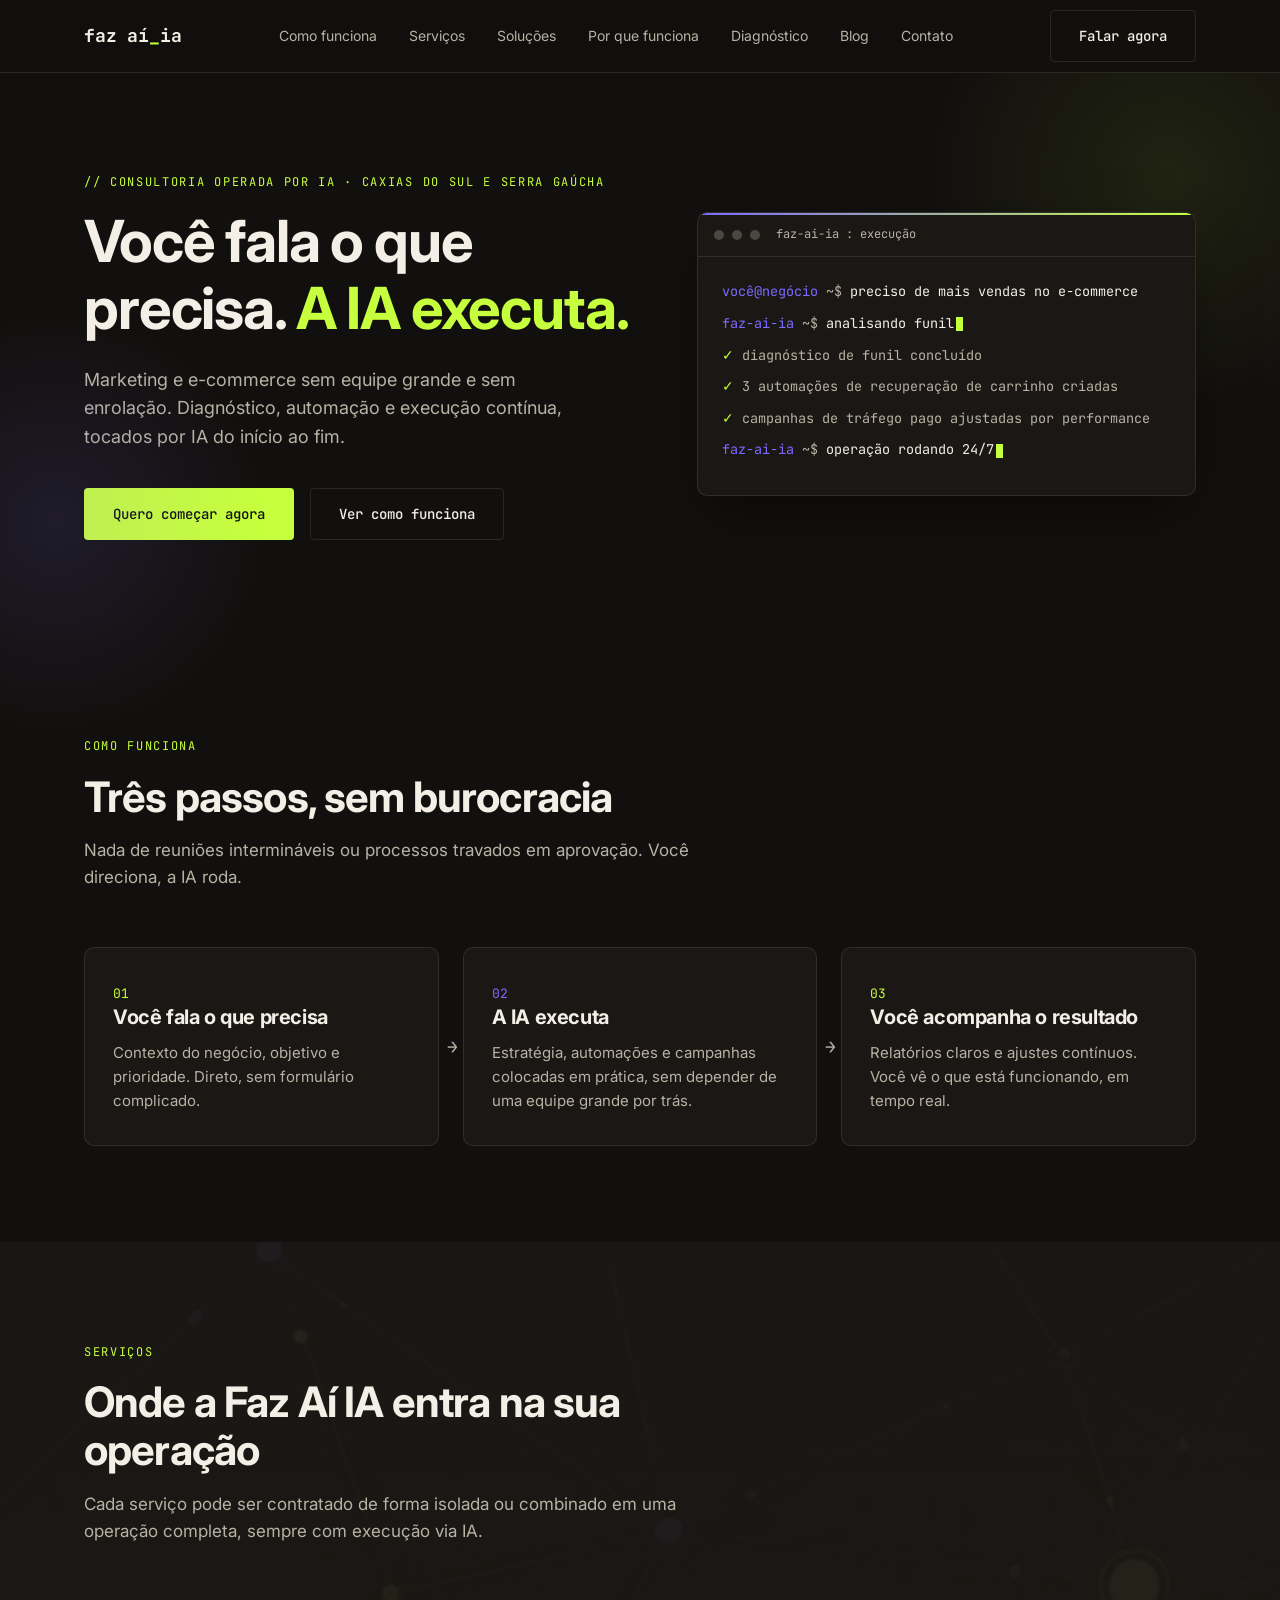
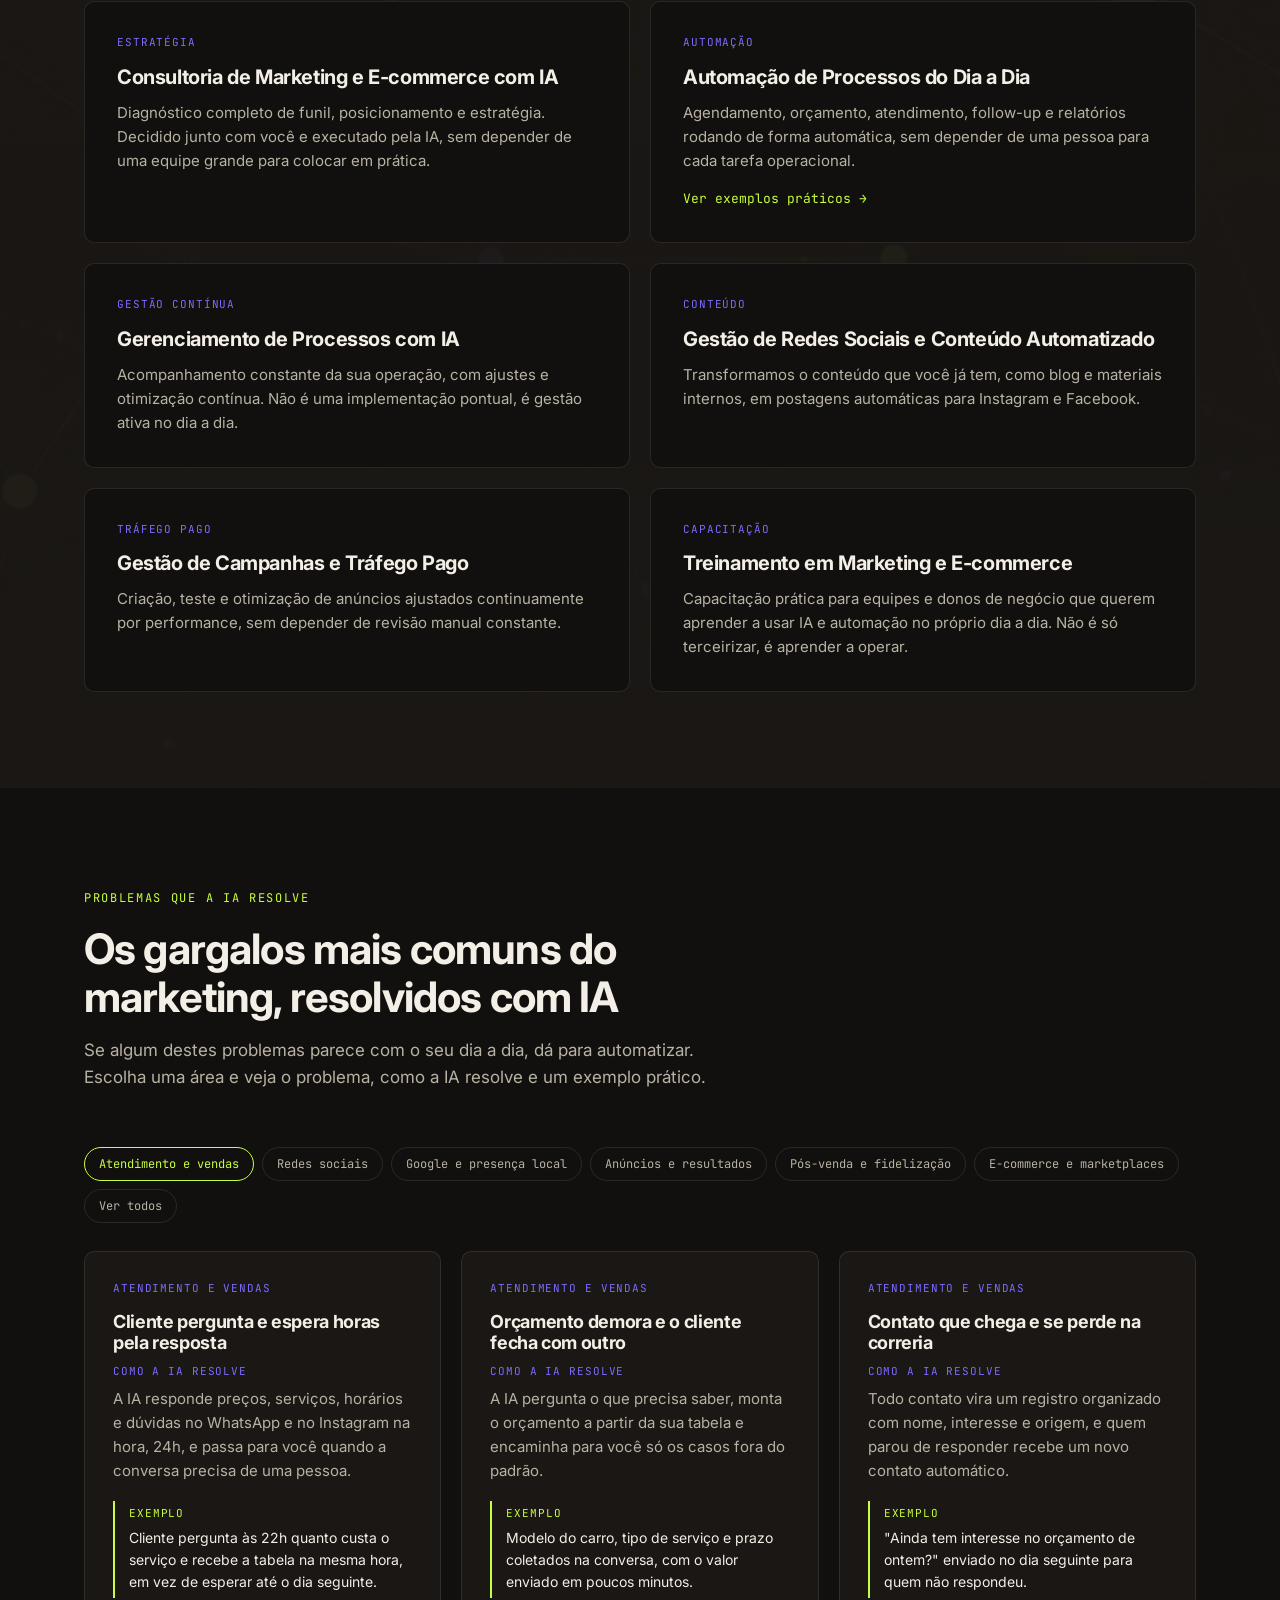
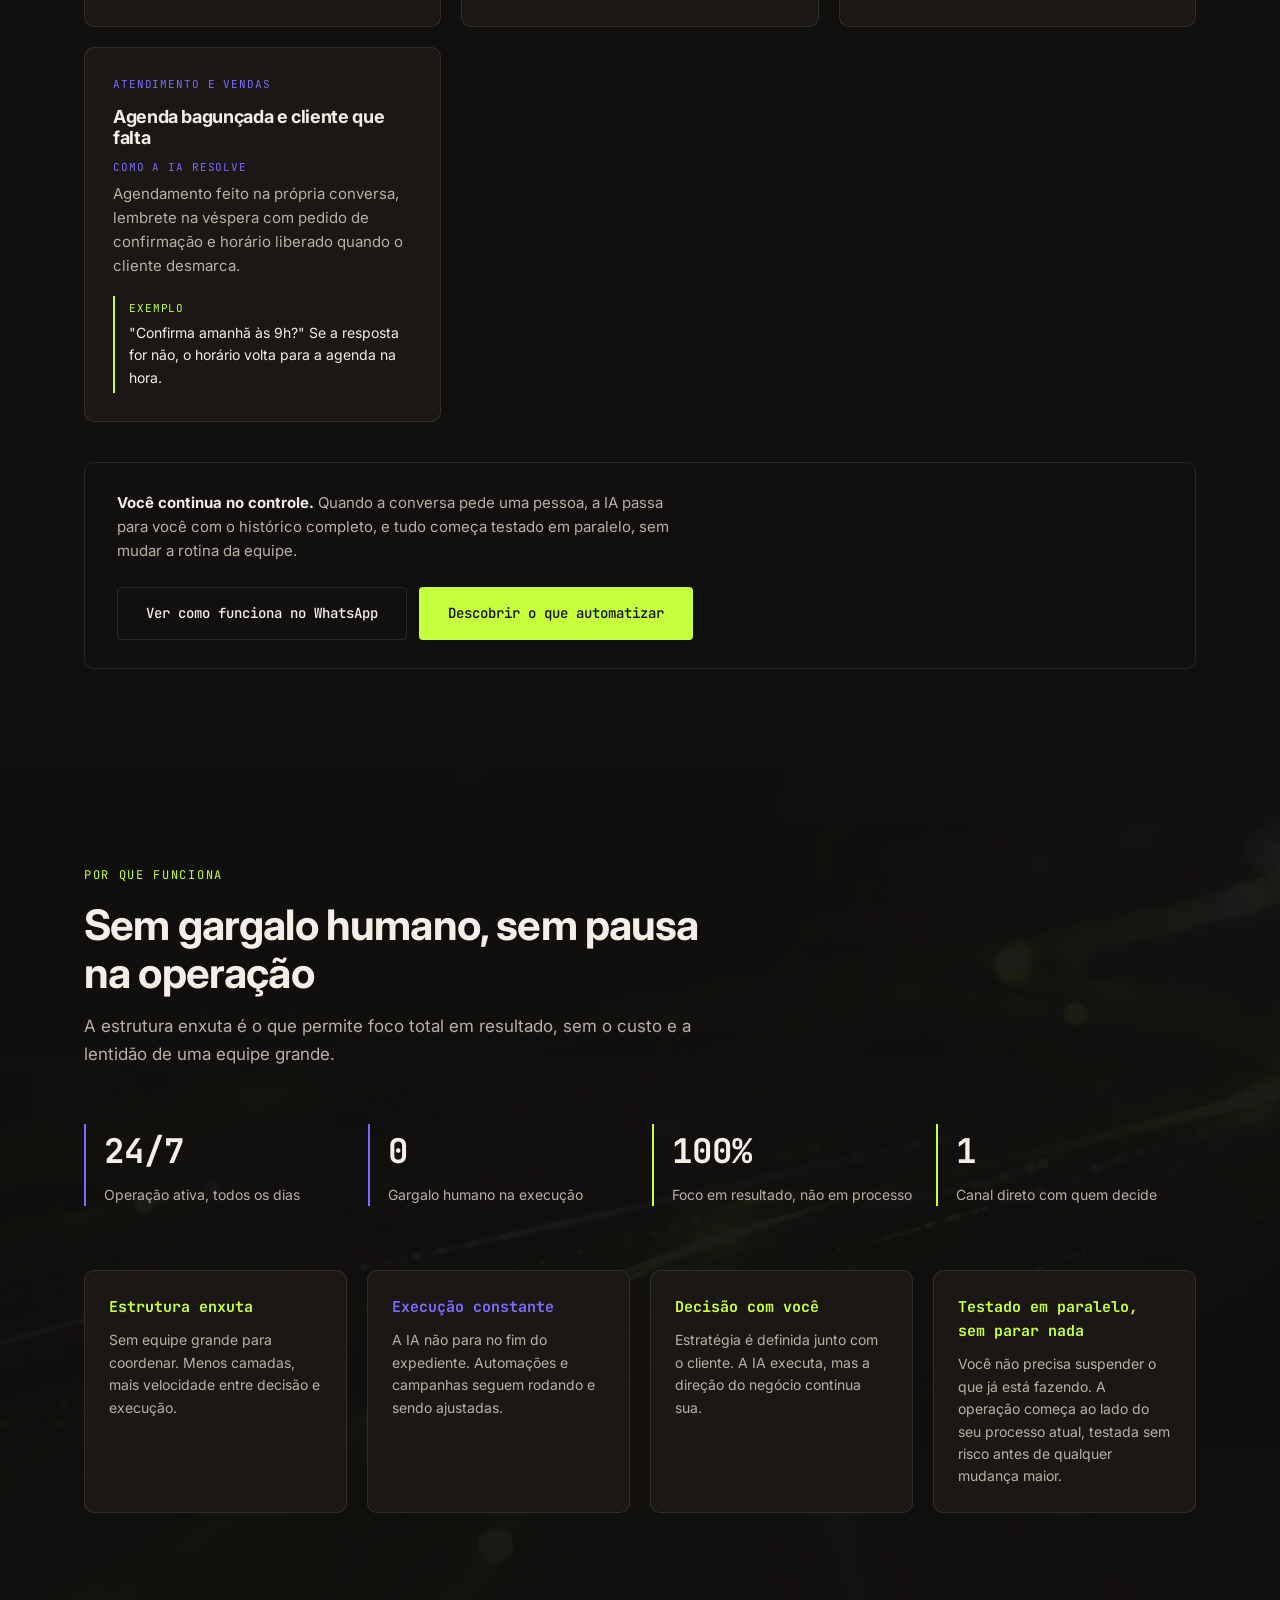
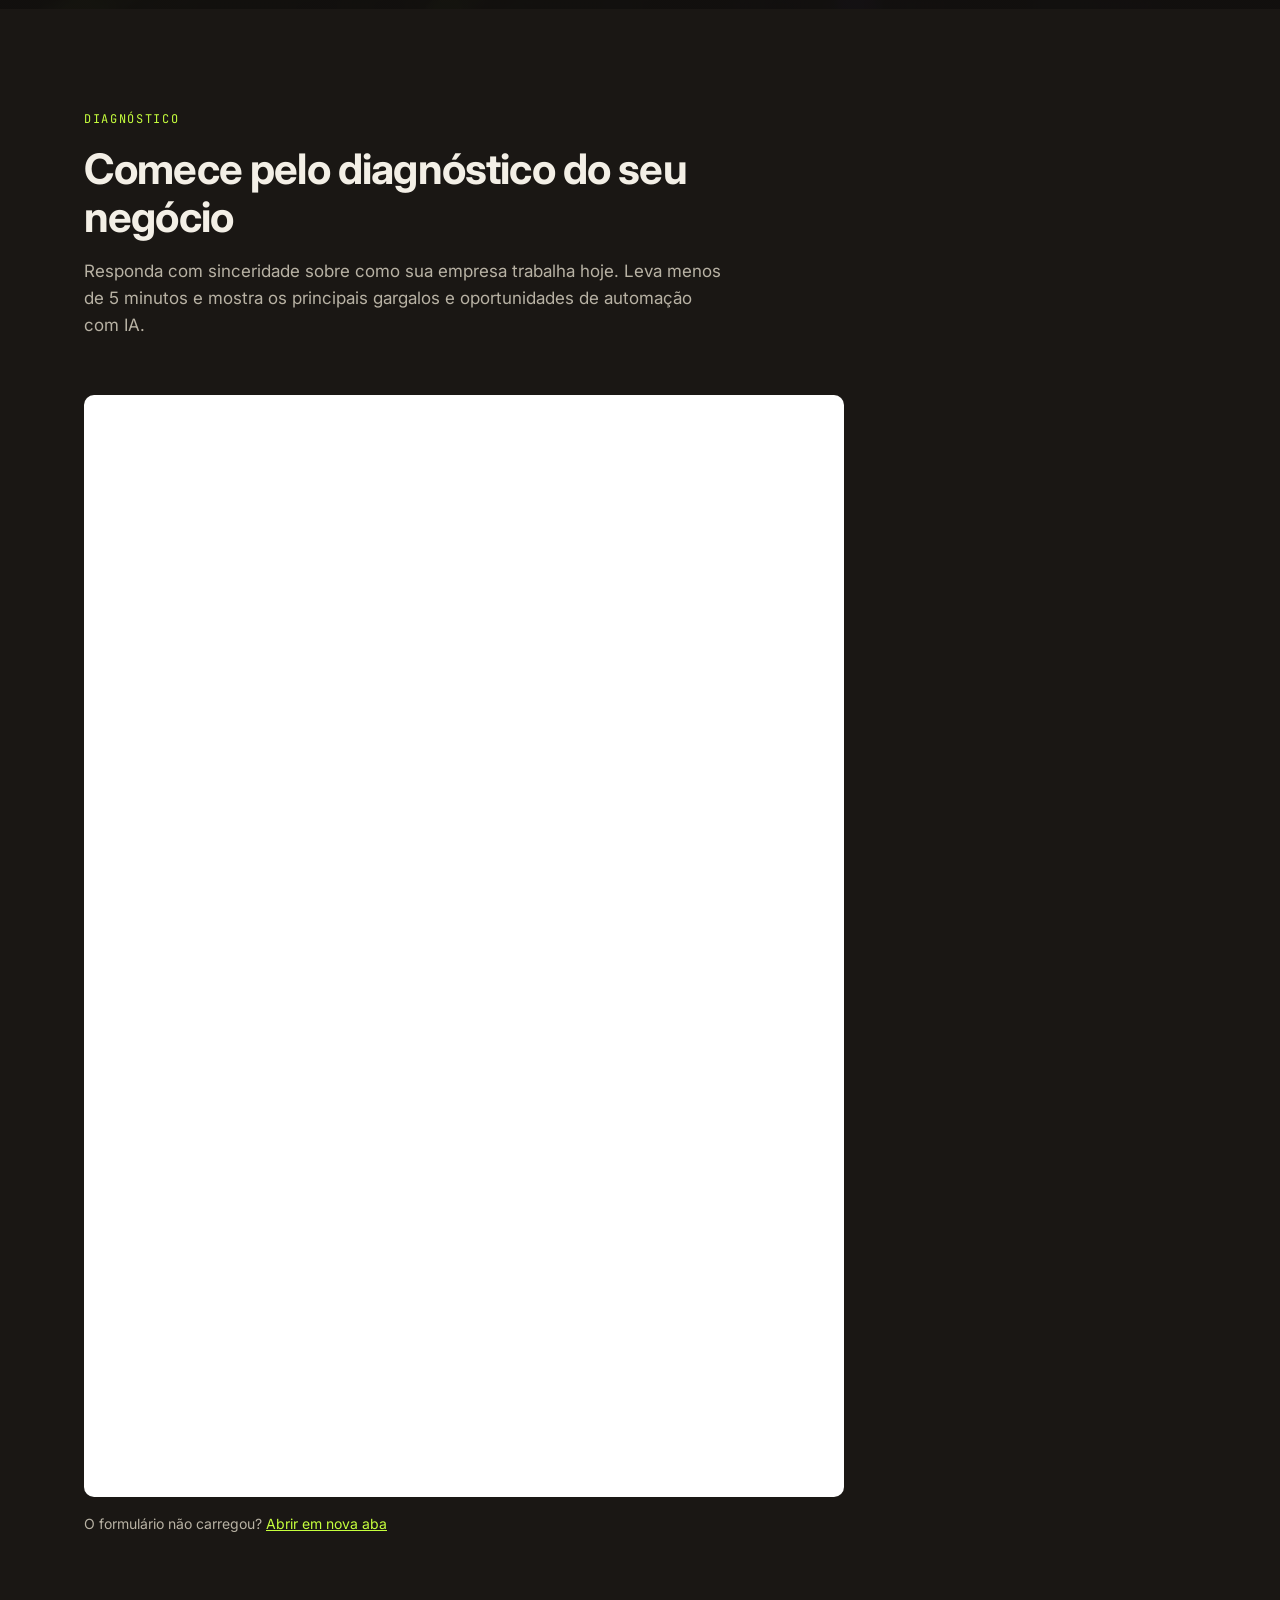
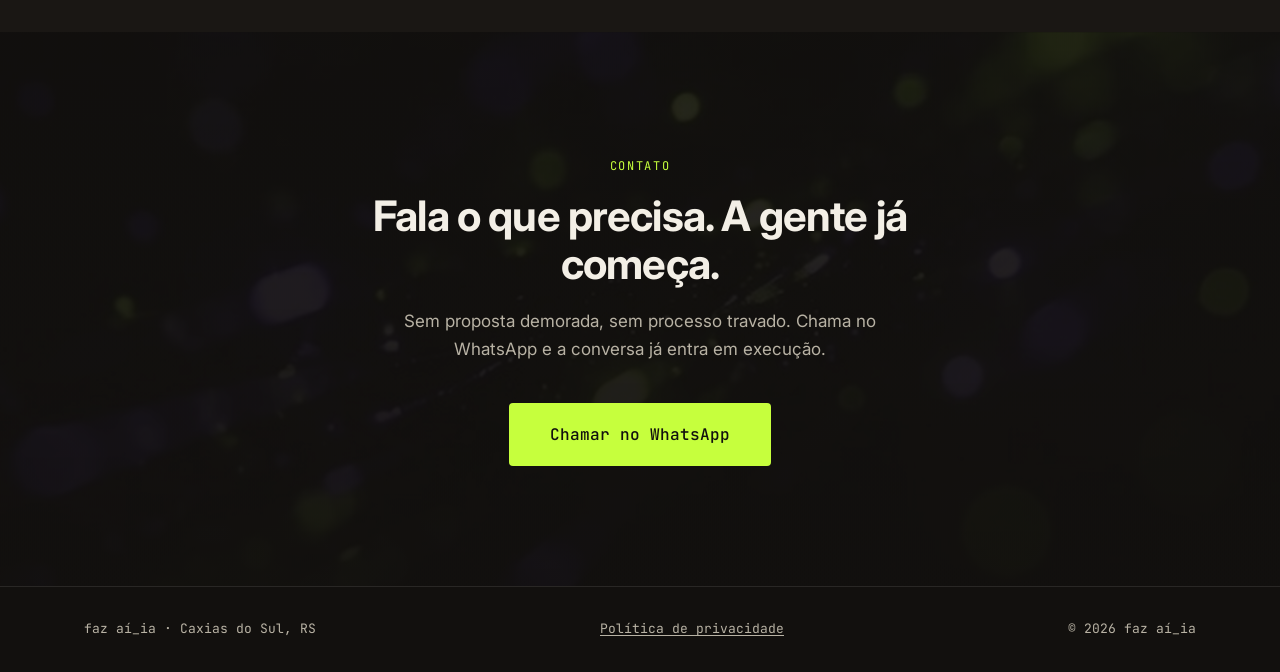
<file: index.html>
<!DOCTYPE html>
<html lang="pt-BR">
<head>
  <!-- Google tag (gtag.js) -->
  <script async src="https://www.googletagmanager.com/gtag/js?id=G-ZSTN7C4Q0T"></script>
  <script>
      window.dataLayer = window.dataLayer || [];
      function gtag(){dataLayer.push(arguments);}
      gtag('js', new Date());

      gtag('config', 'G-ZSTN7C4Q0T');
  </script>
<meta charset="UTF-8" />
  <meta name="google-site-verification" content="YR4M2RXpy-Z0fV8aXVFjWspav7JtA6d8NJCEDsOBPwA" />
<meta name="viewport" content="width=device-width, initial-scale=1.0" />
<meta name="robots" content="index, follow" />
<title>Faz Aí IA | Marketing e e-commerce executados por IA</title>
<meta name="description" content="Você fala o que precisa, a IA executa. Consultoria de marketing e e-commerce operada por IA e automação para empresas de Caxias do Sul e da Serra Gaúcha." />
<link rel="canonical" href="https://fazaiia.com.br/" />

<meta property="og:type" content="website" />
<meta property="og:locale" content="pt_BR" />
<meta property="og:site_name" content="Faz Aí IA" />
<meta property="og:url" content="https://fazaiia.com.br/" />
<meta property="og:title" content="Faz Aí IA | Marketing e e-commerce executados por IA" />
<meta property="og:description" content="Você fala o que precisa, a IA executa. Consultoria de marketing e e-commerce operada por IA e automação para empresas de Caxias do Sul e da Serra Gaúcha." />
<meta property="og:image" content="https://fazaiia.com.br/og-image.png" />
<meta property="og:image:width" content="1200" />
<meta property="og:image:height" content="630" />

<meta name="twitter:card" content="summary_large_image" />
<meta name="twitter:title" content="Faz Aí IA | Marketing e e-commerce executados por IA" />
<meta name="twitter:description" content="Você fala o que precisa, a IA executa. Consultoria de marketing e e-commerce operada por IA e automação para empresas de Caxias do Sul e da Serra Gaúcha." />
<meta name="twitter:image" content="https://fazaiia.com.br/og-image.png" />
<link rel="icon" href="/favicon.ico" sizes="32x32" />
<link rel="icon" type="image/svg+xml" href="/favicon.svg" />
<link rel="icon" type="image/png" sizes="16x16" href="/favicon-16.png" />
<link rel="icon" type="image/png" sizes="32x32" href="/favicon-32.png" />
<link rel="apple-touch-icon" sizes="180x180" href="/apple-touch-icon.png" />
<link rel="manifest" href="/site.webmanifest" />
<meta name="theme-color" content="#12100E" />
<link rel="preconnect" href="https://fonts.googleapis.com" />
<link rel="preconnect" href="https://fonts.gstatic.com" crossorigin />
<link href="https://fonts.googleapis.com/css2?family=Inter:wght@400;500;600;700&family=JetBrains+Mono:wght@400;500;700&display=swap" rel="stylesheet" />
<link rel="stylesheet" href="styles.css" />
<script type="application/ld+json">
{
  "@context": "https://schema.org",
  "@type": "ProfessionalService",
  "name": "Faz Aí IA",
  "url": "https://fazaiia.com.br/",
  "logo": "https://fazaiia.com.br/android-chrome-512.png",
  "image": "https://fazaiia.com.br/og-image.png",
  "description": "Consultoria de marketing e e-commerce operada por IA e automação, com foco em execução e resultado.",
  "address": {
    "@type": "PostalAddress",
    "addressLocality": "Caxias do Sul",
    "addressRegion": "RS",
    "addressCountry": "BR"
  },
  "areaServed": [
    {
      "@type": "City",
      "name": "Caxias do Sul"
    },
    {
      "@type": "AdministrativeArea",
      "name": "Serra Gaúcha"
    },
    {
      "@type": "State",
      "name": "Rio Grande do Sul"
    }
  ]
}
</script>
</head>
<body>

<header class="site-header">
  <div class="wrap">
    <a href="#top" class="logo">faz aí<span>_</span>ia</a>
    <nav id="nav">
      <ul>
        <li><a href="#como-funciona">Como funciona</a></li>
        <li><a href="#servicos">Serviços</a></li>
        <li><a href="#automacoes">Soluções</a></li>
        <li><a href="#por-que-funciona">Por que funciona</a></li>
        <li><a href="#diagnostico">Diagnóstico</a></li>
        <li><a href="/blog/">Blog</a></li>
        <li><a href="#contato">Contato</a></li>
      </ul>
    </nav>
    <div class="header-cta">
      <a href="#contato" class="btn btn-outline">Falar agora</a>
      <button class="nav-toggle" id="navToggle" aria-label="Abrir menu">☰</button>
    </div>
  </div>
</header>

<main id="top">

  <section class="hero">
    <div class="wrap hero-grid">
      <div>
        <span class="eyebrow">// consultoria operada por ia · caxias do sul e serra gaúcha</span>
        <h1>Você fala o que precisa. <em>A IA executa.</em></h1>
        <p class="hero-sub">Marketing e e-commerce sem equipe grande e sem enrolação. Diagnóstico, automação e execução contínua, tocados por IA do início ao fim.</p>
        <div class="hero-actions">
          <a href="#contato" class="btn btn-primary">Quero começar agora</a>
          <a href="#como-funciona" class="btn btn-outline">Ver como funciona</a>
        </div>
      </div>
      <div class="terminal">
        <div class="terminal-bar">
          <span class="terminal-dot"></span>
          <span class="terminal-dot"></span>
          <span class="terminal-dot"></span>
          <span class="terminal-title">faz-ai-ia : execução</span>
        </div>
        <div class="terminal-body" id="terminalBody"></div>
      </div>
    </div>
  </section>

  <section id="como-funciona">
    <div class="wrap">
      <div class="section-head">
        <span class="eyebrow">Como funciona</span>
        <h2>Três passos, sem burocracia</h2>
        <p>Nada de reuniões intermináveis ou processos travados em aprovação. Você direciona, a IA roda.</p>
      </div>
      <div class="steps">
        <div class="step-card">
          <span class="step-num">01</span>
          <h3>Você fala o que precisa</h3>
          <p>Contexto do negócio, objetivo e prioridade. Direto, sem formulário complicado.</p>
          <span class="step-arrow">→</span>
        </div>
        <div class="step-card">
          <span class="step-num">02</span>
          <h3>A IA executa</h3>
          <p>Estratégia, automações e campanhas colocadas em prática, sem depender de uma equipe grande por trás.</p>
          <span class="step-arrow">→</span>
        </div>
        <div class="step-card">
          <span class="step-num">03</span>
          <h3>Você acompanha o resultado</h3>
          <p>Relatórios claros e ajustes contínuos. Você vê o que está funcionando, em tempo real.</p>
        </div>
      </div>
    </div>
  </section>

  <section id="servicos" class="services-alt">
    <div class="wrap">
      <div class="section-head">
        <span class="eyebrow">Serviços</span>
        <h2>Onde a Faz Aí IA entra na sua operação</h2>
        <p>Cada serviço pode ser contratado de forma isolada ou combinado em uma operação completa, sempre com execução via IA.</p>
      </div>
      <div class="services-grid">
        <div class="service-card">
          <span class="service-tag">Estratégia</span>
          <h3>Consultoria de Marketing e E-commerce com IA</h3>
          <p>Diagnóstico completo de funil, posicionamento e estratégia. Decidido junto com você e executado pela IA, sem depender de uma equipe grande para colocar em prática.</p>
        </div>
        <div class="service-card">
          <span class="service-tag">Automação</span>
          <h3>Automação de Processos do Dia a Dia</h3>
          <p>Agendamento, orçamento, atendimento, follow-up e relatórios rodando de forma automática, sem depender de uma pessoa para cada tarefa operacional.</p>
          <a href="#automacoes" class="service-link">Ver exemplos práticos →</a>
        </div>
        <div class="service-card">
          <span class="service-tag">Gestão contínua</span>
          <h3>Gerenciamento de Processos com IA</h3>
          <p>Acompanhamento constante da sua operação, com ajustes e otimização contínua. Não é uma implementação pontual, é gestão ativa no dia a dia.</p>
        </div>
        <div class="service-card">
          <span class="service-tag">Conteúdo</span>
          <h3>Gestão de Redes Sociais e Conteúdo Automatizado</h3>
          <p>Transformamos o conteúdo que você já tem, como blog e materiais internos, em postagens automáticas para Instagram e Facebook.</p>
        </div>
        <div class="service-card">
          <span class="service-tag">Tráfego pago</span>
          <h3>Gestão de Campanhas e Tráfego Pago</h3>
          <p>Criação, teste e otimização de anúncios ajustados continuamente por performance, sem depender de revisão manual constante.</p>
        </div>
        <div class="service-card">
          <span class="service-tag">Capacitação</span>
          <h3>Treinamento em Marketing e E-commerce</h3>
          <p>Capacitação prática para equipes e donos de negócio que querem aprender a usar IA e automação no próprio dia a dia. Não é só terceirizar, é aprender a operar.</p>
        </div>
      </div>
    </div>
  </section>

  <section id="automacoes">
    <div class="wrap">
      <div class="section-head">
        <span class="eyebrow">Problemas que a IA resolve</span>
        <h2>Os gargalos mais comuns do marketing, resolvidos com IA</h2>
        <p>Se algum destes problemas parece com o seu dia a dia, dá para automatizar. Escolha uma área e veja o problema, como a IA resolve e um exemplo prático.</p>
      </div>
      <div class="auto-tabs" role="group" aria-label="Filtrar por área">
        <button type="button" class="auto-tab" data-area="atendimento">Atendimento e vendas</button>
        <button type="button" class="auto-tab" data-area="redes">Redes sociais</button>
        <button type="button" class="auto-tab" data-area="google">Google e presença local</button>
        <button type="button" class="auto-tab" data-area="anuncios">Anúncios e resultados</button>
        <button type="button" class="auto-tab" data-area="posvenda">Pós-venda e fidelização</button>
        <button type="button" class="auto-tab" data-area="ecommerce">E-commerce e marketplaces</button>
        <button type="button" class="auto-tab" data-area="todos">Ver todos</button>
      </div>
      <div class="auto-grid">
        <div class="auto-card" data-area="atendimento">
          <span class="service-tag">Atendimento e vendas</span>
          <h3>Cliente pergunta e espera horas pela resposta</h3>
          <p><span class="auto-label">Como a IA resolve</span>A IA responde preços, serviços, horários e dúvidas no WhatsApp e no Instagram na hora, 24h, e passa para você quando a conversa precisa de uma pessoa.</p>
          <div class="auto-example"><span>exemplo</span>Cliente pergunta às 22h quanto custa o serviço e recebe a tabela na mesma hora, em vez de esperar até o dia seguinte.</div>
        </div>
        <div class="auto-card" data-area="atendimento">
          <span class="service-tag">Atendimento e vendas</span>
          <h3>Orçamento demora e o cliente fecha com outro</h3>
          <p><span class="auto-label">Como a IA resolve</span>A IA pergunta o que precisa saber, monta o orçamento a partir da sua tabela e encaminha para você só os casos fora do padrão.</p>
          <div class="auto-example"><span>exemplo</span>Modelo do carro, tipo de serviço e prazo coletados na conversa, com o valor enviado em poucos minutos.</div>
        </div>
        <div class="auto-card" data-area="atendimento">
          <span class="service-tag">Atendimento e vendas</span>
          <h3>Contato que chega e se perde na correria</h3>
          <p><span class="auto-label">Como a IA resolve</span>Todo contato vira um registro organizado com nome, interesse e origem, e quem parou de responder recebe um novo contato automático.</p>
          <div class="auto-example"><span>exemplo</span>"Ainda tem interesse no orçamento de ontem?" enviado no dia seguinte para quem não respondeu.</div>
        </div>
        <div class="auto-card" data-area="atendimento">
          <span class="service-tag">Atendimento e vendas</span>
          <h3>Agenda bagunçada e cliente que falta</h3>
          <p><span class="auto-label">Como a IA resolve</span>Agendamento feito na própria conversa, lembrete na véspera com pedido de confirmação e horário liberado quando o cliente desmarca.</p>
          <div class="auto-example"><span>exemplo</span>"Confirma amanhã às 9h?" Se a resposta for não, o horário volta para a agenda na hora.</div>
        </div>
        <div class="auto-card" data-area="redes">
          <span class="service-tag">Redes sociais</span>
          <h3>Instagram parado porque ninguém tem tempo de postar</h3>
          <p><span class="auto-label">Como a IA resolve</span>Calendário do mês com posts e legendas criados a partir do que você já tem, como fotos, serviços e blog. Você aprova com um toque no WhatsApp.</p>
          <div class="auto-example"><span>exemplo</span>Toda segunda chega a prévia da semana. Aprovou, as postagens saem sozinhas nos dias marcados.</div>
        </div>
        <div class="auto-card" data-area="redes">
          <span class="service-tag">Redes sociais</span>
          <h3>Comentários e mensagens acumulando sem resposta</h3>
          <p><span class="auto-label">Como a IA resolve</span>A IA responde comentários e mensagens diretas no tom da sua marca e leva para o WhatsApp quem demonstra interesse em comprar.</p>
          <div class="auto-example"><span>exemplo</span>Um "quanto custa?" no comentário recebe resposta em minutos e um convite para continuar a conversa.</div>
        </div>
        <div class="auto-card" data-area="redes">
          <span class="service-tag">Redes sociais</span>
          <h3>Datas importantes passando sem campanha</h3>
          <p><span class="auto-label">Como a IA resolve</span>Campanhas para datas comemorativas e períodos fortes do seu setor preparadas com antecedência, com texto e ideia de arte prontos.</p>
          <div class="auto-example"><span>exemplo</span>Quinze dias antes do Dia dos Pais, a campanha já está pronta para você aprovar.</div>
        </div>
        <div class="auto-card" data-area="google">
          <span class="service-tag">Google e presença local</span>
          <h3>Poucas avaliações no Google e as que existem sem resposta</h3>
          <p><span class="auto-label">Como a IA resolve</span>Pedido de avaliação enviado depois de cada atendimento e resposta educada para todas as avaliações, inclusive as negativas.</p>
          <div class="auto-example"><span>exemplo</span>Serviço concluído, o cliente recebe o link para avaliar e a resposta de agradecimento sai em seguida.</div>
        </div>
        <div class="auto-card" data-area="google">
          <span class="service-tag">Google e presença local</span>
          <h3>Quem procura no Google encontra o concorrente primeiro</h3>
          <p><span class="auto-label">Como a IA resolve</span>Perfil do Google sempre atualizado com fotos e publicações, e conteúdo no site com os termos que o cliente da sua cidade realmente pesquisa.</p>
          <div class="auto-example"><span>exemplo</span>Artigos e publicações pensados para buscas como "serviço tal em Caxias do Sul", aumentando as chances de você aparecer.</div>
        </div>
        <div class="auto-card" data-area="anuncios">
          <span class="service-tag">Anúncios e resultados</span>
          <h3>Dinheiro em anúncio sem saber se volta</h3>
          <p><span class="auto-label">Como a IA resolve</span>Acompanhamento diário das campanhas no Google e no Meta, com alerta quando o custo sobe ou um anúncio para de trazer contatos, e sugestão de ajuste.</p>
          <div class="auto-example"><span>exemplo</span>"O custo por contato subiu 40% desde terça" chega no seu WhatsApp antes de o orçamento ir embora.</div>
        </div>
        <div class="auto-card" data-area="anuncios">
          <span class="service-tag">Anúncios e resultados</span>
          <h3>Decisões no achismo, sem saber o que funciona</h3>
          <p><span class="auto-label">Como a IA resolve</span>Relatório semanal simples juntando atendimento, redes sociais, Google e anúncios em uma visão só, com o que melhorou e o que piorou.</p>
          <div class="auto-example"><span>exemplo</span>Toda segunda de manhã, um resumo curto para você decidir a semana com base em dado real.</div>
        </div>
        <div class="auto-card" data-area="anuncios">
          <span class="service-tag">Anúncios e resultados</span>
          <h3>Sem ideia do que o concorrente está fazendo</h3>
          <p><span class="auto-label">Como a IA resolve</span>Acompanhamento de preços, promoções, publicações e avaliações dos principais concorrentes, com um resumo do que mudou.</p>
          <div class="auto-example"><span>exemplo</span>"Concorrente lançou promoção de lavagem completa" aparece no seu resumo do mês, com sugestão de resposta.</div>
        </div>
        <div class="auto-card" data-area="posvenda">
          <span class="service-tag">Pós-venda e fidelização</span>
          <h3>Cliente compra uma vez e some</h3>
          <p><span class="auto-label">Como a IA resolve</span>Mensagens de retorno enviadas no momento certo, com base no que cada cliente comprou e quando, para ele voltar sem você precisar lembrar.</p>
          <div class="auto-example"><span>exemplo</span>"Faz 30 dias da sua última visita. Quer agendar de novo?" enviado automaticamente para a sua base.</div>
        </div>
        <div class="auto-card" data-area="posvenda">
          <span class="service-tag">Pós-venda e fidelização</span>
          <h3>Não saber o que o cliente achou</h3>
          <p><span class="auto-label">Como a IA resolve</span>Pesquisa curta enviada depois do atendimento. Nota baixa vira alerta para você resolver antes que vire uma avaliação ruim.</p>
          <div class="auto-example"><span>exemplo</span>Cliente dá nota 2 e você recebe o aviso na hora, com o nome e o comentário dele.</div>
        </div>
        <div class="auto-card" data-area="posvenda">
          <span class="service-tag">Pós-venda e fidelização</span>
          <h3>Lista de clientes parada, sem nenhum contato</h3>
          <p><span class="auto-label">Como a IA resolve</span>Campanhas segmentadas por WhatsApp ou e-mail para quem já comprou, como aniversário, novidade ou condição especial.</p>
          <div class="auto-example"><span>exemplo</span>No aniversário, o cliente recebe uma mensagem personalizada com um benefício para usar no mês.</div>
        </div>
        <div class="auto-card" data-area="ecommerce">
          <span class="service-tag">E-commerce e marketplaces</span>
          <h3>Perguntas no Mercado Livre e na Shopee sem resposta rápida</h3>
          <p><span class="auto-label">Como a IA resolve</span>A IA responde dúvidas sobre os produtos com base no anúncio e na ficha técnica, em minutos, inclusive fora do horário.</p>
          <div class="auto-example"><span>exemplo</span>"Serve no meu modelo?" respondido em minutos, antes de o comprador ir para outra loja.</div>
        </div>
        <div class="auto-card" data-area="ecommerce">
          <span class="service-tag">E-commerce e marketplaces</span>
          <h3>Anúncios de produto que não aparecem na busca</h3>
          <p><span class="auto-label">Como a IA resolve</span>Títulos e descrições reescritos em lote com as palavras que o comprador pesquisa, mantendo as informações técnicas corretas.</p>
          <div class="auto-example"><span>exemplo</span>Dezenas de anúncios revisados de uma vez, sem você reescrever um por um.</div>
        </div>
        <div class="auto-card" data-area="ecommerce">
          <span class="service-tag">E-commerce e marketplaces</span>
          <h3>Carrinho abandonado e comprador que não volta</h3>
          <p><span class="auto-label">Como a IA resolve</span>Lembrete automático com o produto que ficou no carrinho e, se fizer sentido, uma condição para fechar a compra.</p>
          <div class="auto-example"><span>exemplo</span>Cliente deixou o produto no carrinho à noite e recebe um lembrete na manhã seguinte.</div>
        </div>
      </div>
      <div class="auto-note">
        <p><strong>Você continua no controle.</strong> Quando a conversa pede uma pessoa, a IA passa para você com o histórico completo, e tudo começa testado em paralelo, sem mudar a rotina da equipe.</p>
        <div class="auto-note-actions">
          <a href="/blog/chatbot-whatsapp-pequenas-empresas.html" class="btn btn-outline">Ver como funciona no WhatsApp</a>
          <a href="#diagnostico" class="btn btn-primary">Descobrir o que automatizar</a>
        </div>
      </div>
    </div>
    <script>(function(){var s=document.getElementById('automacoes');if(!s)return;var t=s.querySelectorAll('.auto-tab'),c=s.querySelectorAll('.auto-card');function show(a){t.forEach(function(b){var on=b.getAttribute('data-area')===a;b.classList.toggle('is-active',on);b.setAttribute('aria-pressed',on?'true':'false');});c.forEach(function(d){d.classList.toggle('is-hidden',a!=='todos'&&d.getAttribute('data-area')!==a);});}t.forEach(function(b){b.addEventListener('click',function(){show(b.getAttribute('data-area'));});});s.classList.add('js-tabs');show(t[0].getAttribute('data-area'));})();</script>
  </section>

  <section id="por-que-funciona">
    <div class="wrap">
      <div class="section-head">
        <span class="eyebrow">Por que funciona</span>
        <h2>Sem gargalo humano, sem pausa na operação</h2>
        <p>A estrutura enxuta é o que permite foco total em resultado, sem o custo e a lentidão de uma equipe grande.</p>
      </div>
      <div class="stats-grid">
        <div class="stat">
          <div class="stat-num">24/7</div>
          <div class="stat-label">Operação ativa, todos os dias</div>
        </div>
        <div class="stat">
          <div class="stat-num">0</div>
          <div class="stat-label">Gargalo humano na execução</div>
        </div>
        <div class="stat">
          <div class="stat-num">100%</div>
          <div class="stat-label">Foco em resultado, não em processo</div>
        </div>
        <div class="stat">
          <div class="stat-num">1</div>
          <div class="stat-label">Canal direto com quem decide</div>
        </div>
      </div>
      <div class="diff-grid">
        <div class="diff-card">
          <h4>Estrutura enxuta</h4>
          <p>Sem equipe grande para coordenar. Menos camadas, mais velocidade entre decisão e execução.</p>
        </div>
        <div class="diff-card">
          <h4>Execução constante</h4>
          <p>A IA não para no fim do expediente. Automações e campanhas seguem rodando e sendo ajustadas.</p>
        </div>
        <div class="diff-card">
          <h4>Decisão com você</h4>
          <p>Estratégia é definida junto com o cliente. A IA executa, mas a direção do negócio continua sua.</p>
        </div>
        <div class="diff-card">
                    <h4>Testado em paralelo, sem parar nada</h4>
                  <p>Você não precisa suspender o que já está fazendo. A operação começa ao lado do seu processo atual, testada sem risco antes de qualquer mudança maior.</p>
        </div>
      </div>
    </div>
  </section>

  <section id="diagnostico" class="services-alt">
    <div class="wrap">
      <div class="section-head">
        <span class="eyebrow">Diagnóstico</span>
        <h2>Comece pelo diagnóstico do seu negócio</h2>
        <p>Responda com sinceridade sobre como sua empresa trabalha hoje. Leva menos de 5 minutos e mostra os principais gargalos e oportunidades de automação com IA.</p>
      </div>
      <div class="form-frame">
        <iframe src="https://docs.google.com/forms/d/e/1FAIpQLSe7IYR4rXCSSNtPubm0a-B_s3h2AMmQ-OPhVhmskfTWvDn45Q/viewform?embedded=true" title="Diagnóstico de Marketing da Faz Aí IA" loading="lazy" frameborder="0" marginheight="0" marginwidth="0">Carregando formulário...</iframe>
      </div>
      <p class="form-fallback">O formulário não carregou? <a href="https://docs.google.com/forms/d/e/1FAIpQLSe7IYR4rXCSSNtPubm0a-B_s3h2AMmQ-OPhVhmskfTWvDn45Q/viewform" target="_blank" rel="noopener">Abrir em nova aba</a></p>
    </div>
  </section>

  <section id="contato" class="cta-final">
    <div class="wrap">
      <span class="eyebrow">Contato</span>
      <h2>Fala o que precisa. A gente já começa.</h2>
      <p>Sem proposta demorada, sem processo travado. Chama no WhatsApp e a conversa já entra em execução.</p>
      <!-- Link de WhatsApp gerado com o número informado: (54) 98119-1033 -->
      <a href="https://wa.me/5554981191033?text=Ol%C3%A1%2C%20quero%20saber%20mais%20sobre%20a%20Faz%20A%C3%AD%20IA" class="btn btn-primary" target="_blank" rel="noopener">Chamar no WhatsApp</a>
    </div>
  </section>

</main>

<footer class="site-footer">
  <div class="wrap">
    <p>faz aí_ia · Caxias do Sul, RS</p>
    <p><a href="/politica-de-privacidade.html">Política de privacidade</a></p>
    <p id="year"></p>
  </div>
</footer>

<script src="script.js"></script>
</body>
</html>
</file>
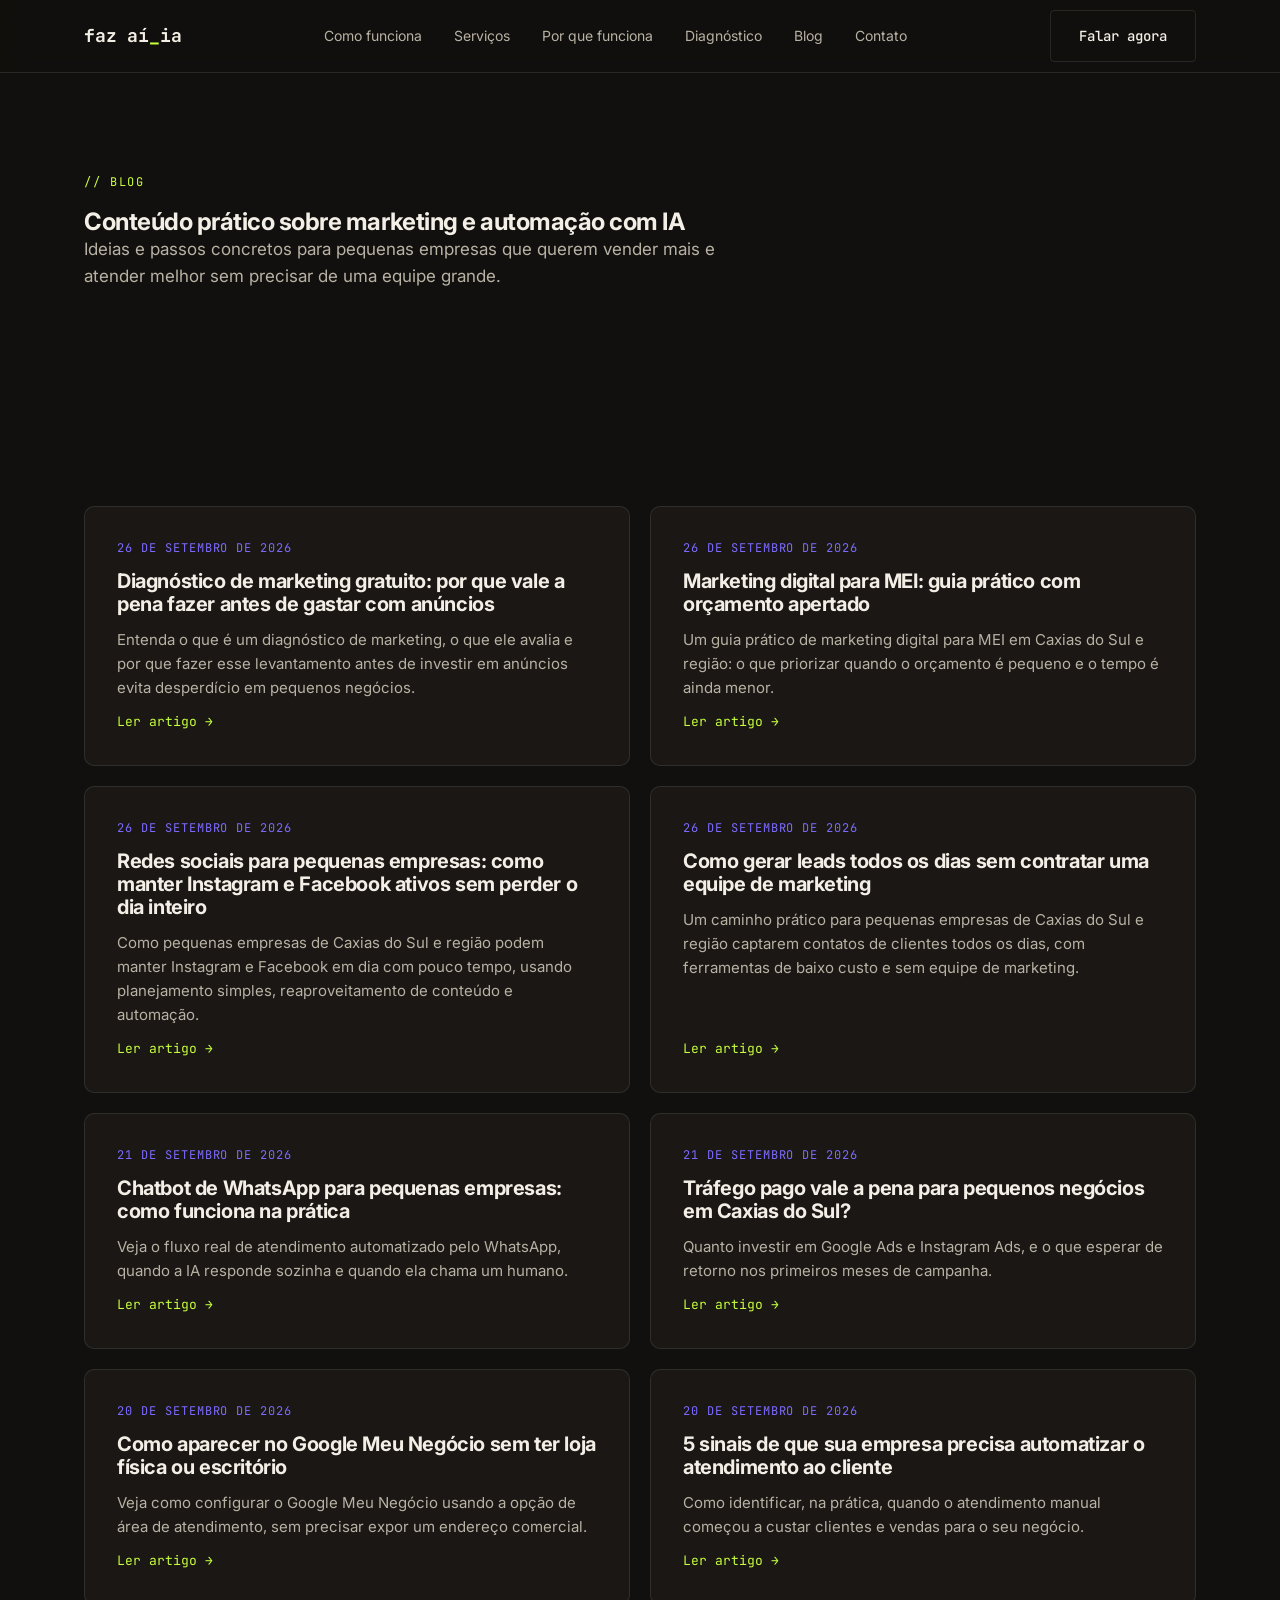
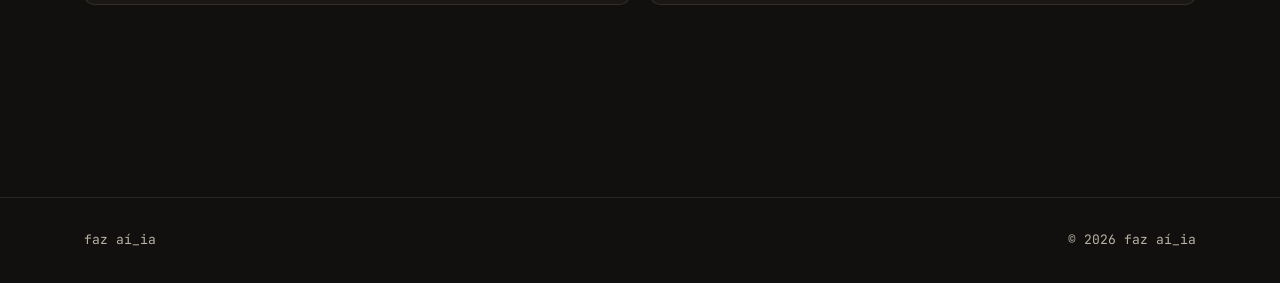
<file: blog/index.html>
<!DOCTYPE html>
  <html lang="pt-BR">
  <head>
    <!-- Google tag (gtag.js) -->
    <script async src="https://www.googletagmanager.com/gtag/js?id=G-ZSTN7C4Q0T"></script>
    <script>
        window.dataLayer = window.dataLayer || [];
        function gtag(){dataLayer.push(arguments);}
        gtag('js', new Date());

        gtag('config', 'G-ZSTN7C4Q0T');
    </script>
  <meta charset="UTF-8" />
  <meta name="viewport" content="width=device-width, initial-scale=1.0" />
<meta name="robots" content="index, follow" />
  <title>Blog | Faz Aí IA</title>
  <meta name="description" content="Conteúdo prático sobre marketing, e-commerce e automação com IA para pequenas empresas de Caxias do Sul e da Serra Gaúcha." />
<link rel="canonical" href="https://fazaiia.com.br/blog/" />
<meta property="og:type" content="website" />
<meta property="og:locale" content="pt_BR" />
<meta property="og:site_name" content="Faz Aí IA" />
<meta property="og:url" content="https://fazaiia.com.br/blog/" />
<meta property="og:title" content="Blog | Faz Aí IA" />
<meta property="og:description" content="Conteúdo prático sobre marketing, e-commerce e automação com IA para pequenas empresas. Escrito pela Faz Aí IA." />
<meta property="og:image" content="https://fazaiia.com.br/og-image.png" />
<meta name="twitter:card" content="summary_large_image" />
<meta name="twitter:title" content="Blog | Faz Aí IA" />
<meta name="twitter:description" content="Conteúdo prático sobre marketing, e-commerce e automação com IA para pequenas empresas. Escrito pela Faz Aí IA." />
<meta name="twitter:image" content="https://fazaiia.com.br/og-image.png" />
  <link rel="icon" href="/favicon.ico" sizes="32x32" />
<link rel="icon" type="image/svg+xml" href="/favicon.svg" />
<link rel="icon" type="image/png" sizes="16x16" href="/favicon-16.png" />
<link rel="icon" type="image/png" sizes="32x32" href="/favicon-32.png" />
<link rel="apple-touch-icon" sizes="180x180" href="/apple-touch-icon.png" />
<link rel="manifest" href="/site.webmanifest" />
<meta name="theme-color" content="#12100E" />
  <link rel="preconnect" href="https://fonts.googleapis.com" />
  <link rel="preconnect" href="https://fonts.gstatic.com" crossorigin />
  <link href="https://fonts.googleapis.com/css2?family=Inter:wght@400;500;600;700&family=JetBrains+Mono:wght@400;500;700&display=swap" rel="stylesheet" />
  <link rel="stylesheet" href="/styles.css" />
  </head>
  <body>

  <header class="site-header">
    <div class="wrap">
      <a href="/" class="logo">faz aí<span>_</span>ia</a>
      <nav id="nav">
        <ul>
          <li><a href="/#como-funciona">Como funciona</a></li>
          <li><a href="/#servicos">Serviços</a></li>
          <li><a href="/#por-que-funciona">Por que funciona</a></li>
        <li><a href="/#diagnostico">Diagnóstico</a></li>
          <li><a href="/blog/">Blog</a></li>
          <li><a href="/#contato">Contato</a></li>
        </ul>
      </nav>
      <div class="header-cta">
        <a href="/#contato" class="btn btn-outline">Falar agora</a>
        <button class="nav-toggle" id="navToggle" aria-label="Abrir menu">☰</button>
      </div>
    </div>
  </header>

  <main>

    <section class="blog-hero">
      <div class="wrap">
        <div class="section-head">
          <span class="eyebrow">// blog</span>
          <h1>Conteúdo prático sobre marketing e automação com IA</h1>
          <p>Ideias e passos concretos para pequenas empresas que querem vender mais e atender melhor sem precisar de uma equipe grande.</p>
        </div>
      </div>
    </section>

    <section>
      <div class="wrap">
        <div class="blog-grid">

        <a href="/blog/diagnostico-de-marketing-gratuito.html" class="blog-card">
          <span class="blog-card-date">26 de setembro de 2026</span>
          <h3>Diagnóstico de marketing gratuito: por que vale a pena fazer antes de gastar com anúncios</h3>
          <p>Entenda o que é um diagnóstico de marketing, o que ele avalia e por que fazer esse levantamento antes de investir em anúncios evita desperdício em pequenos negócios.</p>
          <span class="read-more">Ler artigo →</span>
        </a>

        <a href="/blog/marketing-digital-para-mei.html" class="blog-card">
          <span class="blog-card-date">26 de setembro de 2026</span>
          <h3>Marketing digital para MEI: guia prático com orçamento apertado</h3>
          <p>Um guia prático de marketing digital para MEI em Caxias do Sul e região: o que priorizar quando o orçamento é pequeno e o tempo é ainda menor.</p>
          <span class="read-more">Ler artigo →</span>
        </a>

        <a href="/blog/redes-sociais-pequenas-empresas-sem-perder-o-dia.html" class="blog-card">
          <span class="blog-card-date">26 de setembro de 2026</span>
          <h3>Redes sociais para pequenas empresas: como manter Instagram e Facebook ativos sem perder o dia inteiro</h3>
          <p>Como pequenas empresas de Caxias do Sul e região podem manter Instagram e Facebook em dia com pouco tempo, usando planejamento simples, reaproveitamento de conteúdo e automação.</p>
          <span class="read-more">Ler artigo →</span>
        </a>

        <a href="/blog/como-gerar-leads-sem-equipe-de-marketing.html" class="blog-card">
          <span class="blog-card-date">26 de setembro de 2026</span>
          <h3>Como gerar leads todos os dias sem contratar uma equipe de marketing</h3>
          <p>Um caminho prático para pequenas empresas de Caxias do Sul e região captarem contatos de clientes todos os dias, com ferramentas de baixo custo e sem equipe de marketing.</p>
          <span class="read-more">Ler artigo →</span>
        </a>

                            <a href="/blog/chatbot-whatsapp-pequenas-empresas.html" class="blog-card">
                                          <span class="blog-card-date">21 de setembro de 2026</span>
                                          <h3>Chatbot de WhatsApp para pequenas empresas: como funciona na prática</h3>
                                        <p>Veja o fluxo real de atendimento automatizado pelo WhatsApp, quando a IA responde sozinha e quando ela chama um humano.</p>
                                        <span class="read-more">Ler artigo →</span>
                            </a>
        
                  <a href="/blog/trafego-pago-pequenos-negocios-caxias-do-sul.html" class="blog-card">
                              <span class="blog-card-date">21 de setembro de 2026</span>
                              <h3>Tráfego pago vale a pena para pequenos negócios em Caxias do Sul?</h3>
                              <p>Quanto investir em Google Ads e Instagram Ads, e o que esperar de retorno nos primeiros meses de campanha.</p>
                              <span class="read-more">Ler artigo →</span>
                  </a>
        
        <a href="/blog/google-meu-negocio-sem-endereco-fisico.html" class="blog-card">
                              <span class="blog-card-date">20 de setembro de 2026</span>
                              <h3>Como aparecer no Google Meu Negócio sem ter loja física ou escritório</h3>
                            <p>Veja como configurar o Google Meu Negócio usando a opção de área de atendimento, sem precisar expor um endereço comercial.</p>
                            <span class="read-more">Ler artigo →</span>
                  </a>
        

          <a href="/blog/5-sinais-automatizar-atendimento.html" class="blog-card">
            <span class="blog-card-date">20 de setembro de 2026</span>
            <h3>5 sinais de que sua empresa precisa automatizar o atendimento ao cliente</h3>
          <p>Como identificar, na prática, quando o atendimento manual começou a custar clientes e vendas para o seu negócio.</p>
            <span class="read-more">Ler artigo →</span>
          </a>

        </div>
      </div>
    </section>

  </main>

  <footer class="site-footer">
    <div class="wrap">
      <p>faz aí_ia</p>
    <p id="year"></p>
  </div>
  </footer>

  <script src="/script.js"></script>
  </body>
  </html>
</file>
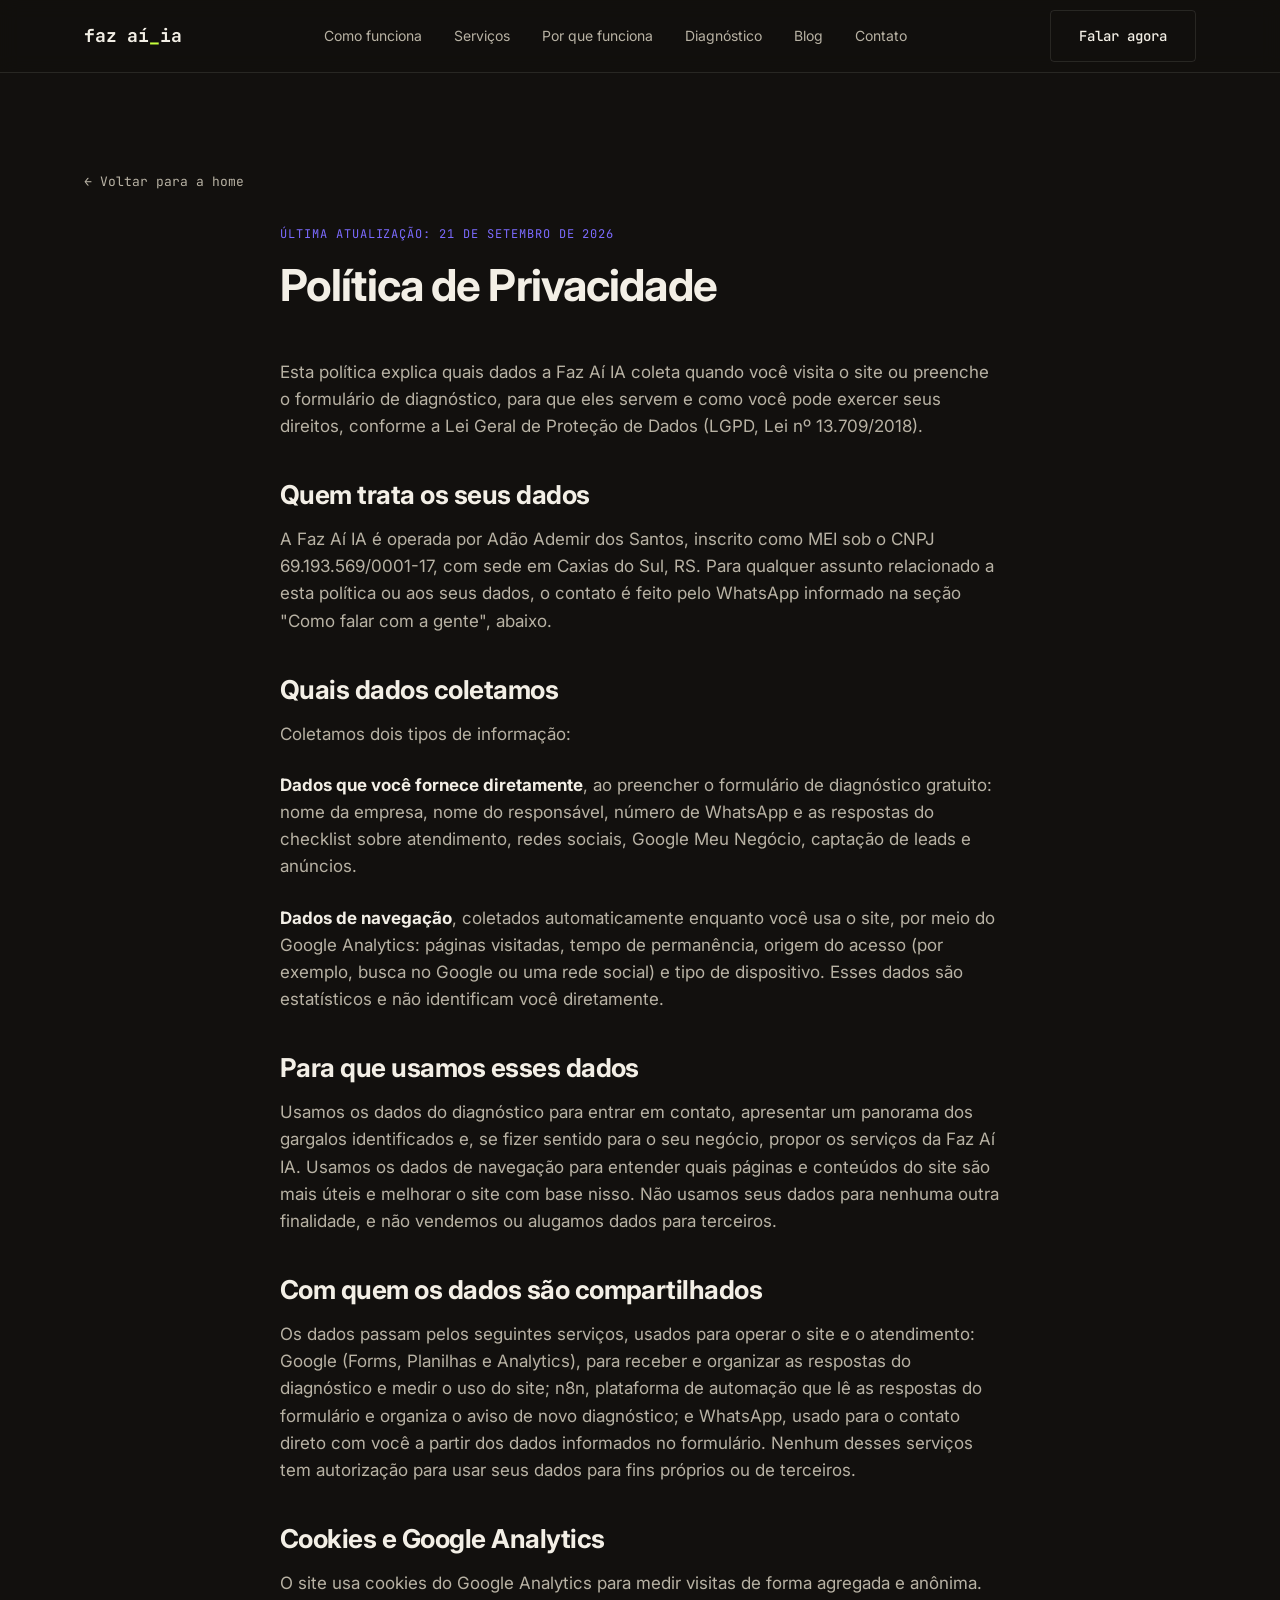
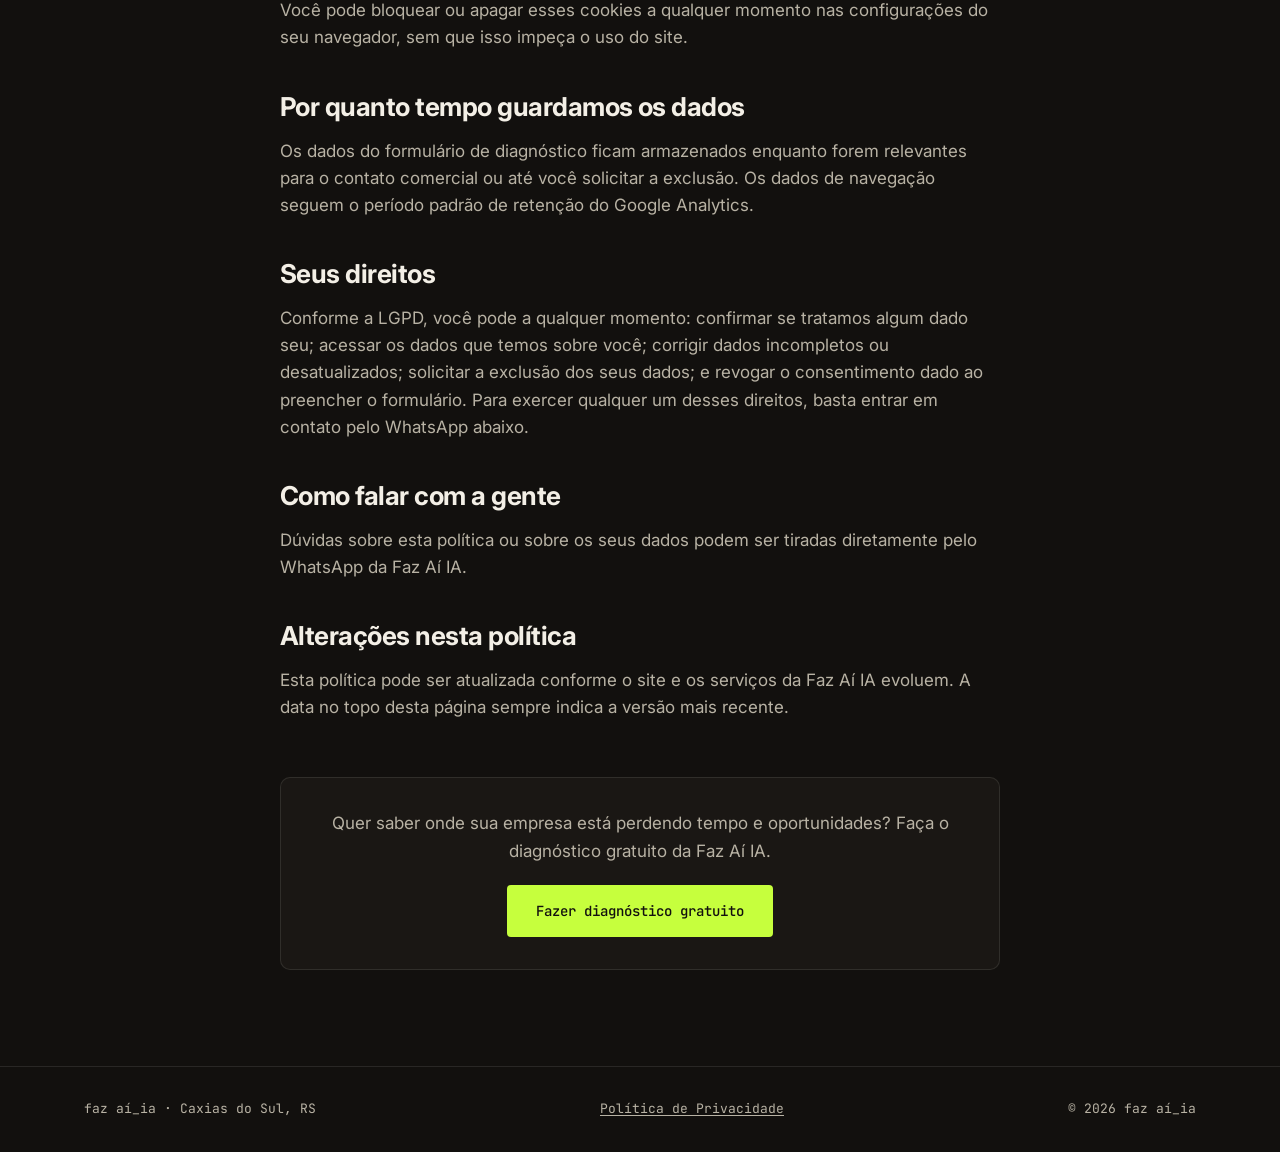
<file: politica-de-privacidade.html>
<!DOCTYPE html>
<html lang="pt-BR">
<head>
  <!-- Google tag (gtag.js) -->
  <script async src="https://www.googletagmanager.com/gtag/js?id=G-ZSTN7C4Q0T"></script>
  <script>
      window.dataLayer = window.dataLayer || [];
      function gtag(){dataLayer.push(arguments);}
      gtag('js', new Date());

      gtag('config', 'G-ZSTN7C4Q0T');
  </script>
<meta charset="UTF-8" />
<meta name="viewport" content="width=device-width, initial-scale=1.0" />
<meta name="robots" content="index, follow" />
<title>Política de Privacidade | Faz Aí IA</title>
<meta name="description" content="Como a Faz Aí IA coleta, usa e protege os dados de quem preenche o diagnóstico ou visita o site, conforme a LGPD." />
<link rel="icon" href="/favicon.ico" sizes="32x32" />
<link rel="icon" type="image/svg+xml" href="/favicon.svg" />
<link rel="icon" type="image/png" sizes="16x16" href="/favicon-16.png" />
<link rel="icon" type="image/png" sizes="32x32" href="/favicon-32.png" />
<link rel="apple-touch-icon" sizes="180x180" href="/apple-touch-icon.png" />
<link rel="manifest" href="/site.webmanifest" />
<meta name="theme-color" content="#12100E" />
<link rel="preconnect" href="https://fonts.googleapis.com" />
<link rel="preconnect" href="https://fonts.gstatic.com" crossorigin />
<link href="https://fonts.googleapis.com/css2?family=Inter:wght@400;500;600;700&family=JetBrains+Mono:wght@400;500;700&display=swap" rel="stylesheet" />
<link rel="stylesheet" href="/styles.css" />
<link rel="canonical" href="https://fazaiia.com.br/politica-de-privacidade.html" />
</head>
<body>

<header class="site-header">
  <div class="wrap">
    <a href="/" class="logo">faz aí<span>_</span>ia</a>
    <nav id="nav">
      <ul>
        <li><a href="/#como-funciona">Como funciona</a></li>
        <li><a href="/#servicos">Serviços</a></li>
        <li><a href="/#por-que-funciona">Por que funciona</a></li>
        <li><a href="/#diagnostico">Diagnóstico</a></li>
        <li><a href="/blog/">Blog</a></li>
        <li><a href="/#contato">Contato</a></li>
      </ul>
    </nav>
    <div class="header-cta">
      <a href="/#contato" class="btn btn-outline">Falar agora</a>
      <button class="nav-toggle" id="navToggle" aria-label="Abrir menu">☰</button>
    </div>
  </div>
</header>

<main>
  <section class="post">
    <div class="wrap">
      <a href="/" class="post-back">← Voltar para a home</a>

      <div class="post-head">
        <div class="post-meta">Última atualização: 21 de setembro de 2026</div>
        <h1>Política de Privacidade</h1>
      </div>

      <div class="post-body">
        <p>Esta política explica quais dados a Faz Aí IA coleta quando você visita o site ou preenche o formulário de diagnóstico, para que eles servem e como você pode exercer seus direitos, conforme a Lei Geral de Proteção de Dados (LGPD, Lei nº 13.709/2018).</p>

        <h2>Quem trata os seus dados</h2>
        <p>A Faz Aí IA é operada por Adão Ademir dos Santos, inscrito como MEI sob o CNPJ 69.193.569/0001-17, com sede em Caxias do Sul, RS. Para qualquer assunto relacionado a esta política ou aos seus dados, o contato é feito pelo WhatsApp informado na seção "Como falar com a gente", abaixo.</p>

        <h2>Quais dados coletamos</h2>
        <p>Coletamos dois tipos de informação:</p>
        <p><strong>Dados que você fornece diretamente</strong>, ao preencher o formulário de diagnóstico gratuito: nome da empresa, nome do responsável, número de WhatsApp e as respostas do checklist sobre atendimento, redes sociais, Google Meu Negócio, captação de leads e anúncios.</p>
        <p><strong>Dados de navegação</strong>, coletados automaticamente enquanto você usa o site, por meio do Google Analytics: páginas visitadas, tempo de permanência, origem do acesso (por exemplo, busca no Google ou uma rede social) e tipo de dispositivo. Esses dados são estatísticos e não identificam você diretamente.</p>

        <h2>Para que usamos esses dados</h2>
        <p>Usamos os dados do diagnóstico para entrar em contato, apresentar um panorama dos gargalos identificados e, se fizer sentido para o seu negócio, propor os serviços da Faz Aí IA. Usamos os dados de navegação para entender quais páginas e conteúdos do site são mais úteis e melhorar o site com base nisso. Não usamos seus dados para nenhuma outra finalidade, e não vendemos ou alugamos dados para terceiros.</p>

        <h2>Com quem os dados são compartilhados</h2>
        <p>Os dados passam pelos seguintes serviços, usados para operar o site e o atendimento: Google (Forms, Planilhas e Analytics), para receber e organizar as respostas do diagnóstico e medir o uso do site; n8n, plataforma de automação que lê as respostas do formulário e organiza o aviso de novo diagnóstico; e WhatsApp, usado para o contato direto com você a partir dos dados informados no formulário. Nenhum desses serviços tem autorização para usar seus dados para fins próprios ou de terceiros.</p>

        <h2>Cookies e Google Analytics</h2>
        <p>O site usa cookies do Google Analytics para medir visitas de forma agregada e anônima. Você pode bloquear ou apagar esses cookies a qualquer momento nas configurações do seu navegador, sem que isso impeça o uso do site.</p>

        <h2>Por quanto tempo guardamos os dados</h2>
        <p>Os dados do formulário de diagnóstico ficam armazenados enquanto forem relevantes para o contato comercial ou até você solicitar a exclusão. Os dados de navegação seguem o período padrão de retenção do Google Analytics.</p>

        <h2>Seus direitos</h2>
        <p>Conforme a LGPD, você pode a qualquer momento: confirmar se tratamos algum dado seu; acessar os dados que temos sobre você; corrigir dados incompletos ou desatualizados; solicitar a exclusão dos seus dados; e revogar o consentimento dado ao preencher o formulário. Para exercer qualquer um desses direitos, basta entrar em contato pelo WhatsApp abaixo.</p>

        <h2>Como falar com a gente</h2>
        <p>Dúvidas sobre esta política ou sobre os seus dados podem ser tiradas diretamente pelo WhatsApp da Faz Aí IA.</p>

        <h2>Alterações nesta política</h2>
        <p>Esta política pode ser atualizada conforme o site e os serviços da Faz Aí IA evoluem. A data no topo desta página sempre indica a versão mais recente.</p>

        <div class="post-cta">
          <p>Quer saber onde sua empresa está perdendo tempo e oportunidades? Faça o diagnóstico gratuito da Faz Aí IA.</p>
          <a href="/#diagnostico" class="btn btn-primary">Fazer diagnóstico gratuito</a>
        </div>
      </div>
    </div>
  </section>
</main>

<footer class="site-footer">
  <div class="wrap">
    <p>faz aí_ia · Caxias do Sul, RS</p>
    <p><a href="/politica-de-privacidade.html">Política de Privacidade</a></p>
    <p id="year"></p>
  </div>
</footer>

<script src="/script.js"></script>
</body>
</html>
</file>
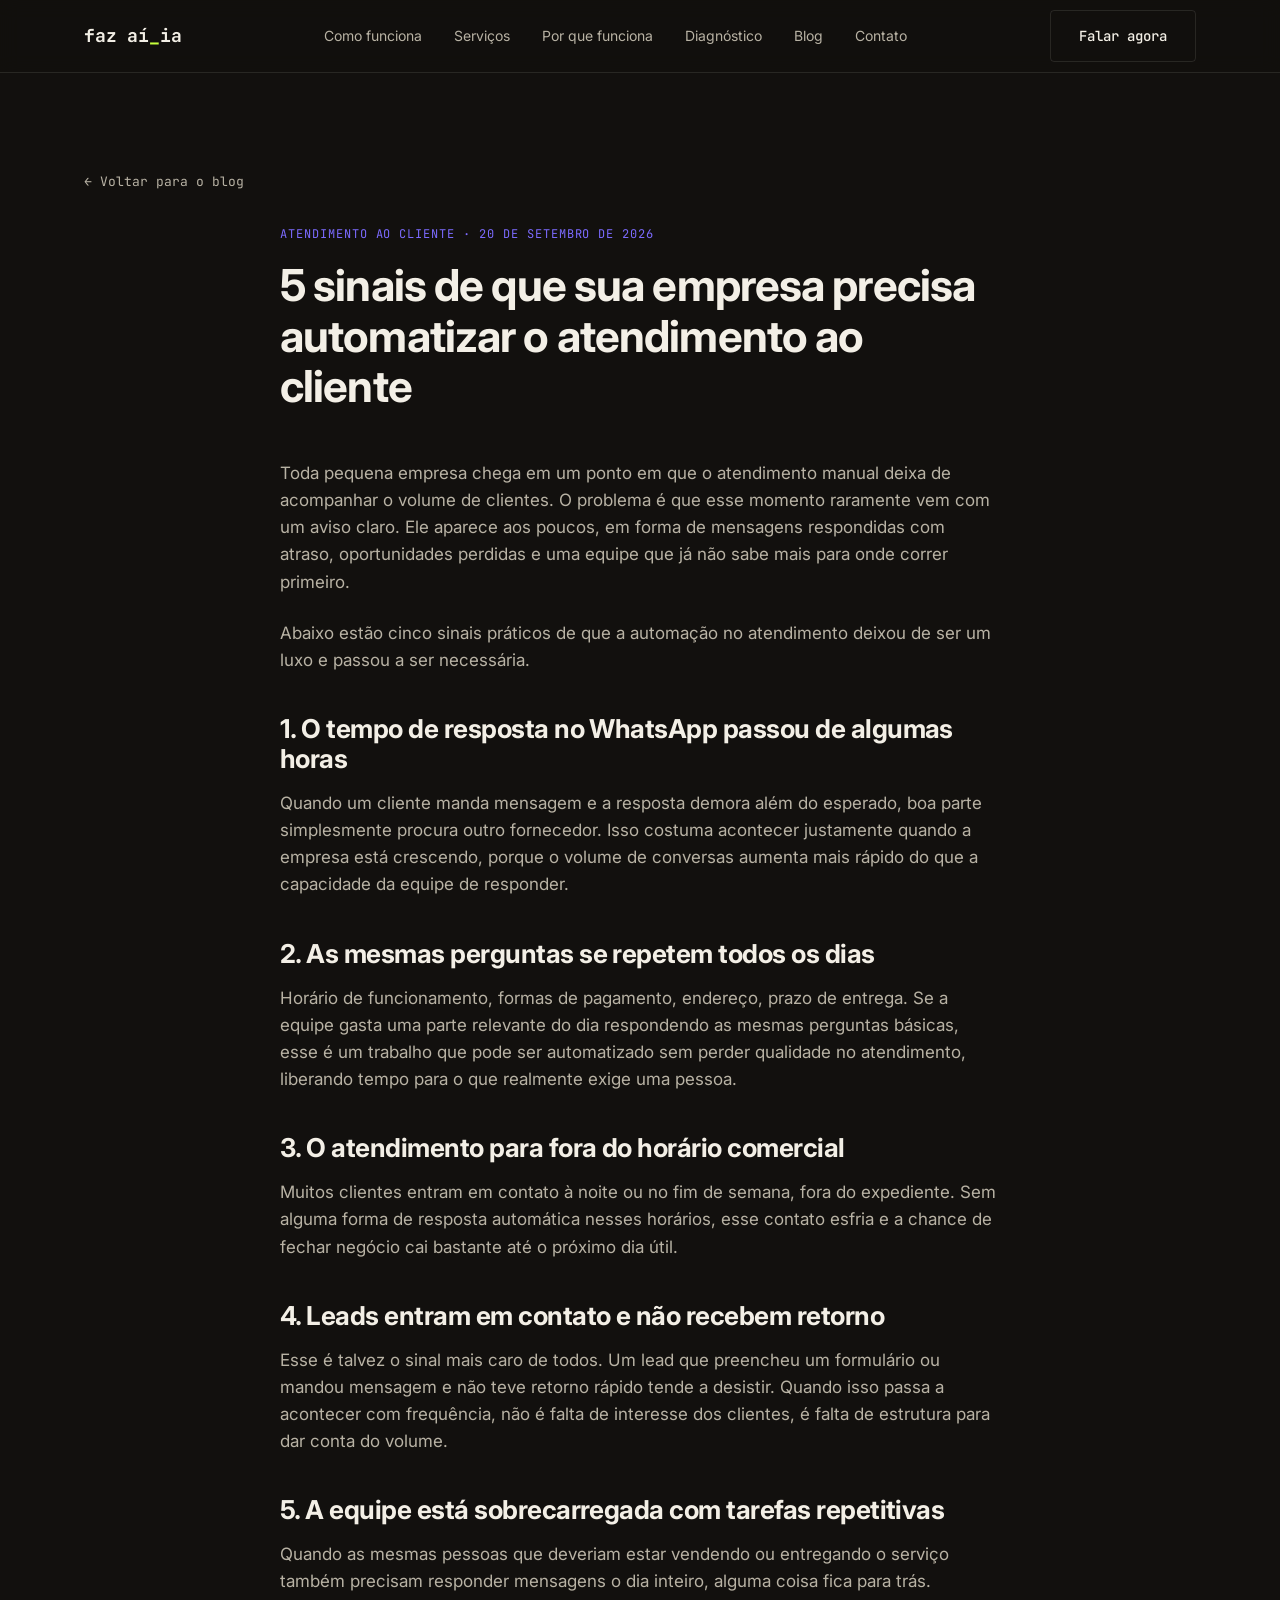
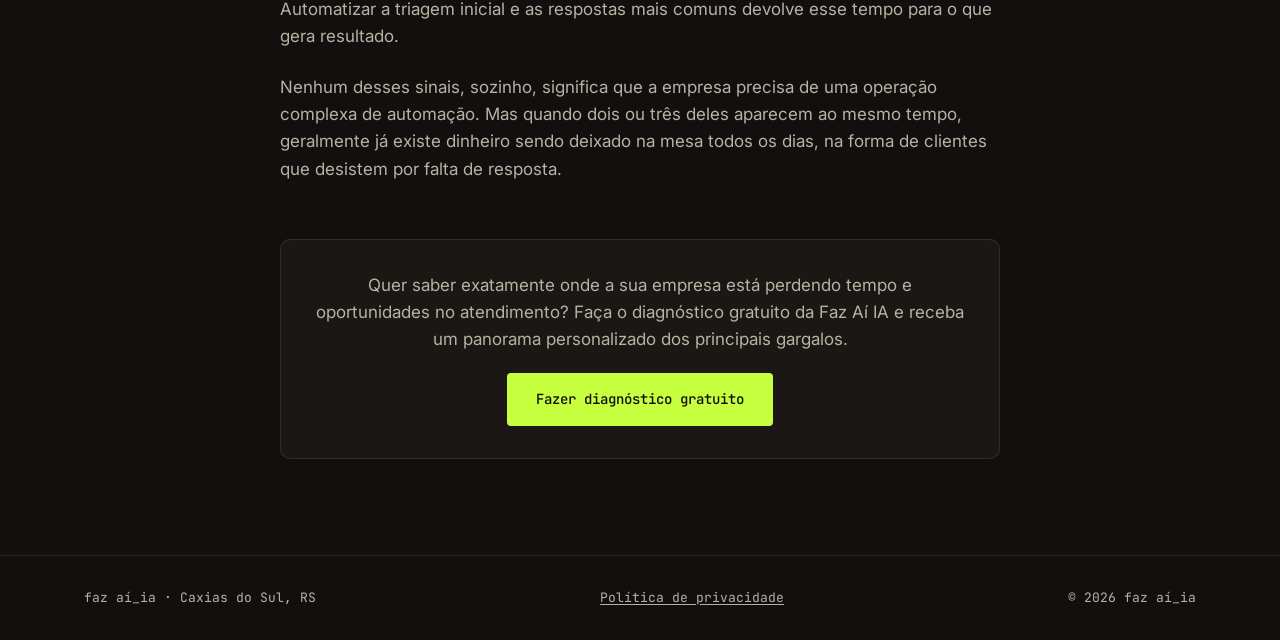
<file: blog/5-sinais-automatizar-atendimento.html>
<!DOCTYPE html>
  <html lang="pt-BR">
  <head>
    <!-- Google tag (gtag.js) -->
    <script async src="https://www.googletagmanager.com/gtag/js?id=G-ZSTN7C4Q0T"></script>
    <script>
        window.dataLayer = window.dataLayer || [];
        function gtag(){dataLayer.push(arguments);}
        gtag('js', new Date());

        gtag('config', 'G-ZSTN7C4Q0T');
    </script>
  <meta charset="UTF-8" />
  <meta name="viewport" content="width=device-width, initial-scale=1.0" />
<meta name="robots" content="index, follow" />
  <title>5 sinais de que sua empresa precisa automatizar o atendimento ao cliente | Faz Aí IA</title>
<meta name="description" content="Como identificar, na prática, quando o atendimento manual começou a custar clientes e vendas para o seu negócio. Sinais, exemplos e o que fazer a respeito." />
<link rel="canonical" href="https://fazaiia.com.br/blog/5-sinais-automatizar-atendimento.html" />
<meta property="og:type" content="article" />
<meta property="og:title" content="5 sinais de que sua empresa precisa automatizar o atendimento ao cliente" />
<meta property="og:description" content="Como identificar, na prática, quando o atendimento manual começou a custar clientes e vendas para o seu negócio." />
<meta property="og:url" content="https://fazaiia.com.br/blog/5-sinais-automatizar-atendimento.html" />
<meta property="og:locale" content="pt_BR" />
<meta property="og:image" content="https://fazaiia.com.br/og-image.png" />
<meta property="og:image:width" content="1200" />
<meta property="og:image:height" content="630" />
<meta name="twitter:card" content="summary_large_image" />
<meta name="twitter:image" content="https://fazaiia.com.br/og-image.png" />
<script type="application/ld+json">{"@context": "https://schema.org", "@type": "BlogPosting", "headline": "5 sinais de que sua empresa precisa automatizar o atendimento ao cliente", "description": "Como identificar, na prática, quando o atendimento manual começou a custar clientes e vendas para o seu negócio.", "datePublished": "2026-09-20", "dateModified": "2026-09-20", "inLanguage": "pt-BR", "author": {"@type": "Person", "name": "Adão Santos"}, "publisher": {"@type": "Organization", "name": "Faz Aí IA", "url": "https://fazaiia.com.br"}, "mainEntityOfPage": "https://fazaiia.com.br/blog/5-sinais-automatizar-atendimento.html"}</script>
<link rel="icon" href="/favicon.ico" sizes="32x32" />
<link rel="icon" type="image/svg+xml" href="/favicon.svg" />
<link rel="icon" type="image/png" sizes="16x16" href="/favicon-16.png" />
<link rel="icon" type="image/png" sizes="32x32" href="/favicon-32.png" />
<link rel="apple-touch-icon" sizes="180x180" href="/apple-touch-icon.png" />
<link rel="manifest" href="/site.webmanifest" />
<meta name="theme-color" content="#12100E" />
  <link rel="preconnect" href="https://fonts.googleapis.com" />
  <link rel="preconnect" href="https://fonts.gstatic.com" crossorigin />
  <link href="https://fonts.googleapis.com/css2?family=Inter:wght@400;500;600;700&family=JetBrains+Mono:wght@400;500;700&display=swap" rel="stylesheet" />
  <link rel="stylesheet" href="/styles.css" />
  </head>
  <body>

  <header class="site-header">
    <div class="wrap">
      <a href="/" class="logo">faz aí<span>_</span>ia</a>
      <nav id="nav">
        <ul>
          <li><a href="/#como-funciona">Como funciona</a></li>
          <li><a href="/#servicos">Serviços</a></li>
          <li><a href="/#por-que-funciona">Por que funciona</a></li>
        <li><a href="/#diagnostico">Diagnóstico</a></li>
          <li><a href="/blog/">Blog</a></li>
          <li><a href="/#contato">Contato</a></li>
        </ul>
      </nav>
      <div class="header-cta">
        <a href="/#contato" class="btn btn-outline">Falar agora</a>
        <button class="nav-toggle" id="navToggle" aria-label="Abrir menu">☰</button>
      </div>
    </div>
  </header>

  <main>
    <section class="post">
      <div class="wrap">
        <a href="/blog/" class="post-back">← Voltar para o blog</a>

        <div class="post-head">
          <div class="post-meta">Atendimento ao cliente · 20 de setembro de 2026</div>
          <h1>5 sinais de que sua empresa precisa automatizar o atendimento ao cliente</h1>
      </div>

      <div class="post-body">
        <p>Toda pequena empresa chega em um ponto em que o atendimento manual deixa de acompanhar o volume de clientes. O problema é que esse momento raramente vem com um aviso claro. Ele aparece aos poucos, em forma de mensagens respondidas com atraso, oportunidades perdidas e uma equipe que já não sabe mais para onde correr primeiro.</p>

          <p>Abaixo estão cinco sinais práticos de que a automação no atendimento deixou de ser um luxo e passou a ser necessária.</p>

        <h2>1. O tempo de resposta no WhatsApp passou de algumas horas</h2>
          <p>Quando um cliente manda mensagem e a resposta demora além do esperado, boa parte simplesmente procura outro fornecedor. Isso costuma acontecer justamente quando a empresa está crescendo, porque o volume de conversas aumenta mais rápido do que a capacidade da equipe de responder.</p>

        <h2>2. As mesmas perguntas se repetem todos os dias</h2>
          <p>Horário de funcionamento, formas de pagamento, endereço, prazo de entrega. Se a equipe gasta uma parte relevante do dia respondendo as mesmas perguntas básicas, esse é um trabalho que pode ser automatizado sem perder qualidade no atendimento, liberando tempo para o que realmente exige uma pessoa.</p>

        <h2>3. O atendimento para fora do horário comercial</h2>
        <p>Muitos clientes entram em contato à noite ou no fim de semana, fora do expediente. Sem alguma forma de resposta automática nesses horários, esse contato esfria e a chance de fechar negócio cai bastante até o próximo dia útil.</p>

          <h2>4. Leads entram em contato e não recebem retorno</h2>
        <p>Esse é talvez o sinal mais caro de todos. Um lead que preencheu um formulário ou mandou mensagem e não teve retorno rápido tende a desistir. Quando isso passa a acontecer com frequência, não é falta de interesse dos clientes, é falta de estrutura para dar conta do volume.</p>

          <h2>5. A equipe está sobrecarregada com tarefas repetitivas</h2>
        <p>Quando as mesmas pessoas que deveriam estar vendendo ou entregando o serviço também precisam responder mensagens o dia inteiro, alguma coisa fica para trás. Automatizar a triagem inicial e as respostas mais comuns devolve esse tempo para o que gera resultado.</p>

        <p>Nenhum desses sinais, sozinho, significa que a empresa precisa de uma operação complexa de automação. Mas quando dois ou três deles aparecem ao mesmo tempo, geralmente já existe dinheiro sendo deixado na mesa todos os dias, na forma de clientes que desistem por falta de resposta.</p>

          <div class="post-cta">
            <p>Quer saber exatamente onde a sua empresa está perdendo tempo e oportunidades no atendimento? Faça o diagnóstico gratuito da Faz Aí IA e receba um panorama personalizado dos principais gargalos.</p>
          <a href="/#diagnostico" class="btn btn-primary">Fazer diagnóstico gratuito</a>
          </div>
        </div>
      </div>
    </section>
  </main>

  <footer class="site-footer">
    <div class="wrap">
      <p>faz aí_ia · Caxias do Sul, RS</p>
      <p><a href="/politica-de-privacidade.html">Política de privacidade</a></p>
    <p id="year"></p>
  </div>
  </footer>

  <script src="/script.js"></script>
  </body>
  </html>
</file>
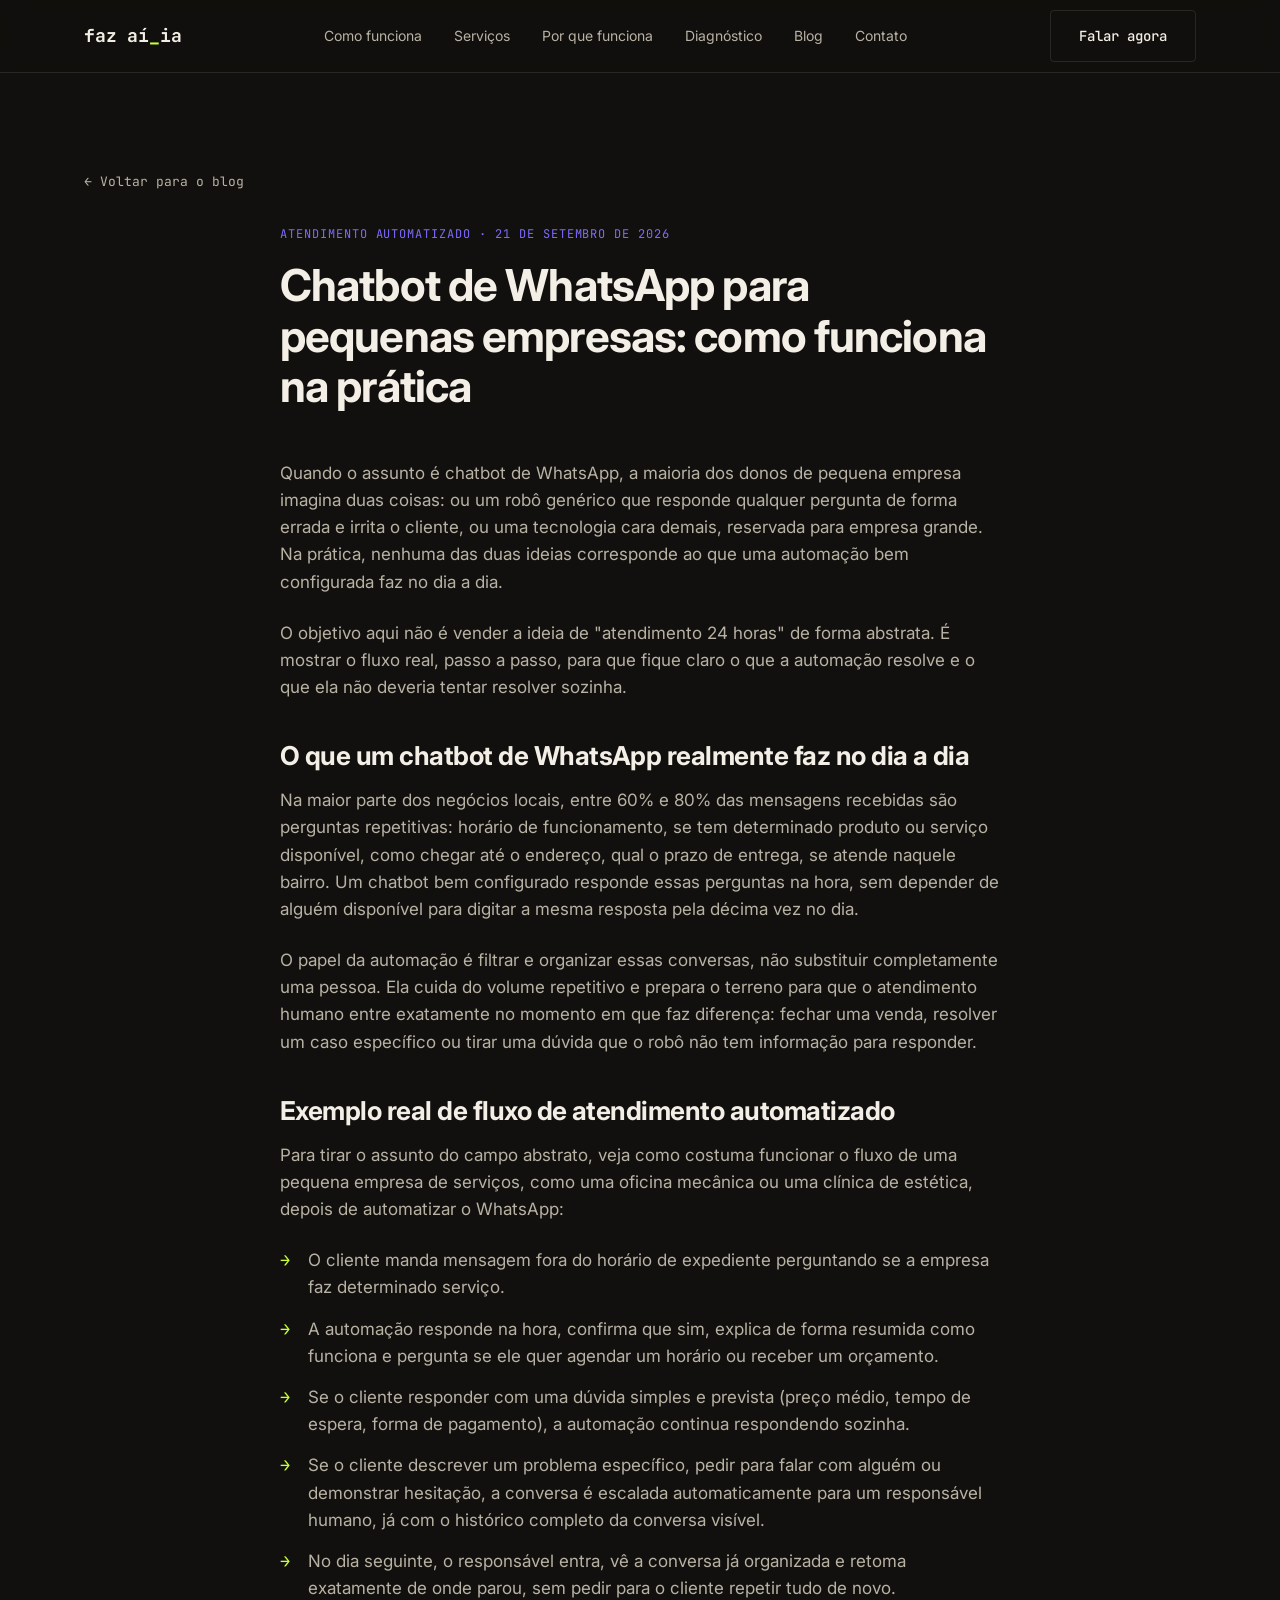
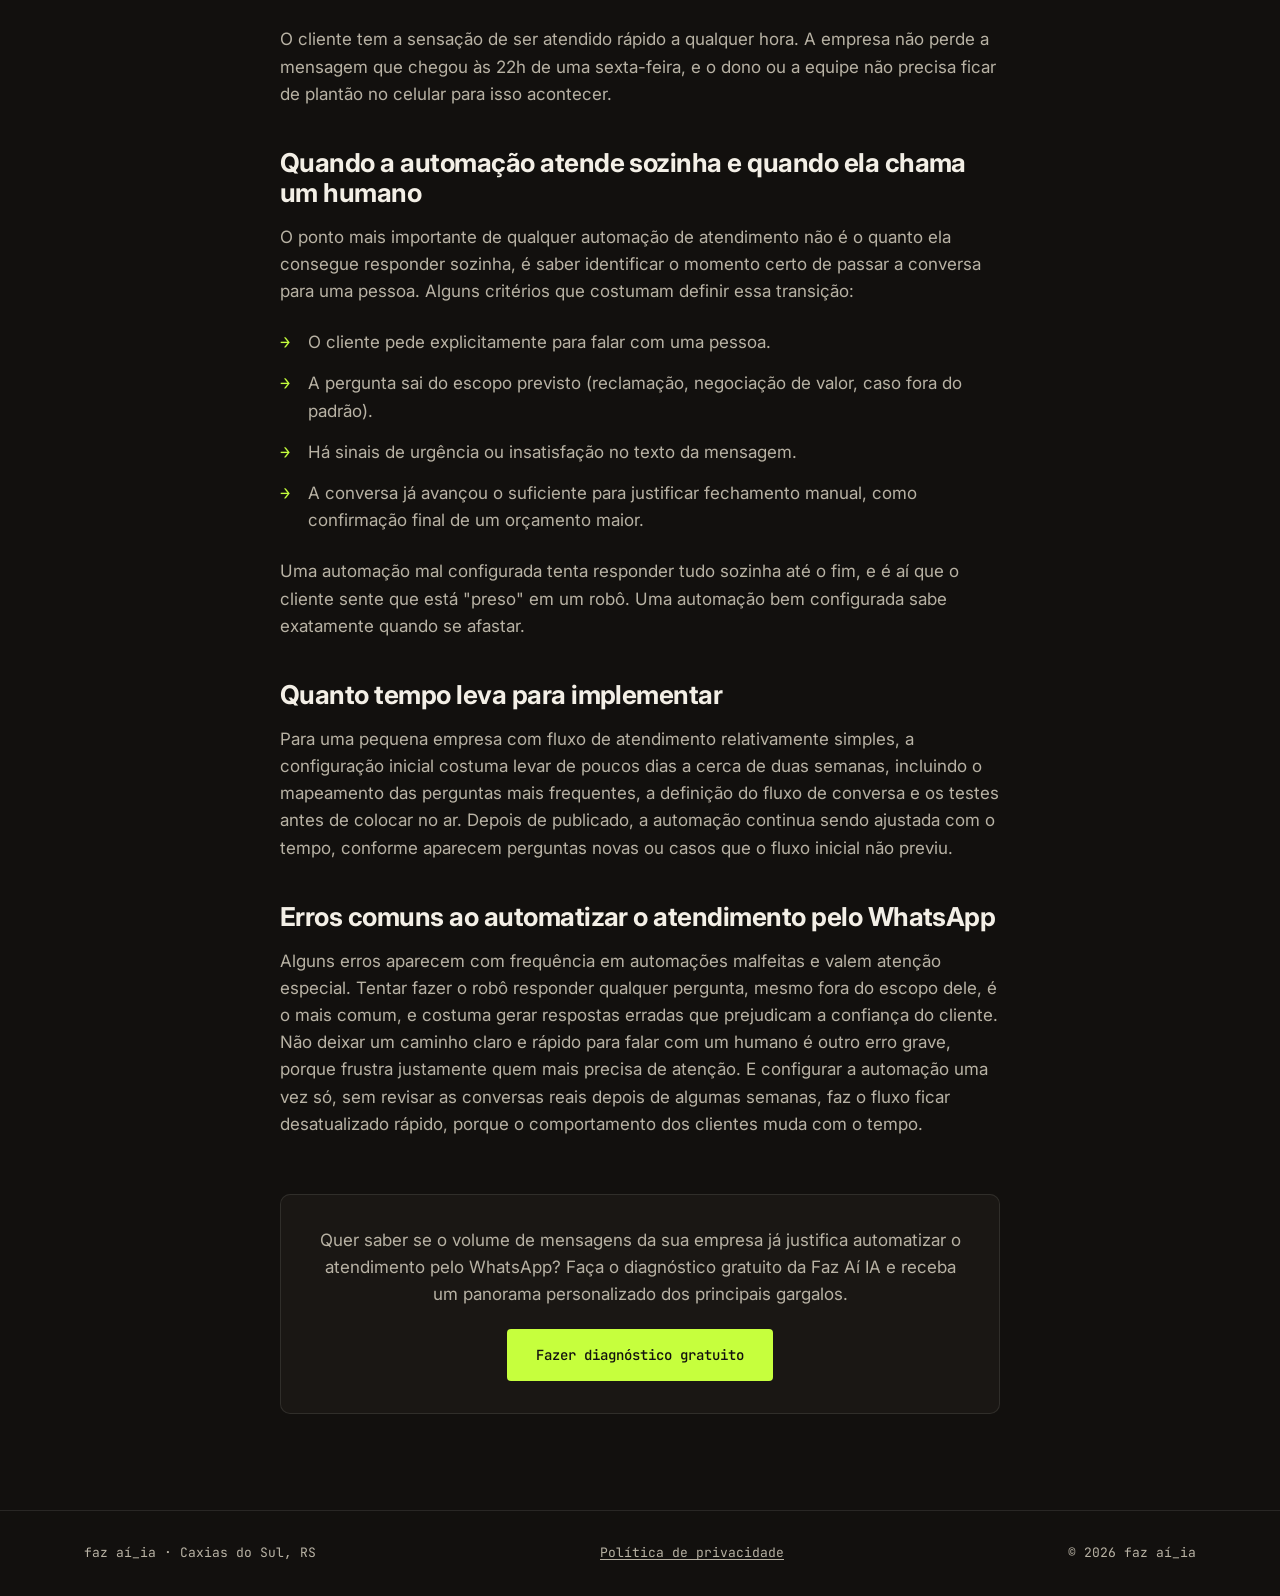
<file: blog/chatbot-whatsapp-pequenas-empresas.html>
<!DOCTYPE html>
  <html lang="pt-BR">
  <head>
    <!-- Google tag (gtag.js) -->
    <script async src="https://www.googletagmanager.com/gtag/js?id=G-ZSTN7C4Q0T"></script>
    <script>
        window.dataLayer = window.dataLayer || [];
        function gtag(){dataLayer.push(arguments);}
        gtag('js', new Date());

        gtag('config', 'G-ZSTN7C4Q0T');
    </script>
  <meta charset="UTF-8" />
  <meta name="viewport" content="width=device-width, initial-scale=1.0" />
<meta name="robots" content="index, follow" />
  <title>Chatbot de WhatsApp para pequenas empresas: como funciona na prática | Faz Aí IA</title>
<meta name="description" content="Veja como funciona um chatbot de WhatsApp no dia a dia de uma pequena empresa, com exemplo de fluxo real e os pontos que decidem se vale a pena automatizar." />
<link rel="canonical" href="https://fazaiia.com.br/blog/chatbot-whatsapp-pequenas-empresas.html" />
<meta property="og:type" content="article" />
<meta property="og:title" content="Chatbot de WhatsApp para pequenas empresas: como funciona na prática" />
<meta property="og:description" content="Veja o fluxo real de atendimento automatizado pelo WhatsApp, quando a IA responde sozinha e quando ela chama um humano." />
<meta property="og:url" content="https://fazaiia.com.br/blog/chatbot-whatsapp-pequenas-empresas.html" />
<meta property="og:locale" content="pt_BR" />
<meta property="og:image" content="https://fazaiia.com.br/og-image.png" />
<meta property="og:image:width" content="1200" />
<meta property="og:image:height" content="630" />
<meta name="twitter:card" content="summary_large_image" />
<meta name="twitter:image" content="https://fazaiia.com.br/og-image.png" />
<script type="application/ld+json">{"@context": "https://schema.org", "@type": "BlogPosting", "headline": "Chatbot de WhatsApp para pequenas empresas: como funciona na prática", "description": "Veja o fluxo real de atendimento automatizado pelo WhatsApp, quando a IA responde sozinha e quando ela chama um humano.", "datePublished": "2026-09-21", "dateModified": "2026-09-21", "inLanguage": "pt-BR", "author": {"@type": "Person", "name": "Adão Santos"}, "publisher": {"@type": "Organization", "name": "Faz Aí IA", "url": "https://fazaiia.com.br"}, "mainEntityOfPage": "https://fazaiia.com.br/blog/chatbot-whatsapp-pequenas-empresas.html"}</script>
<link rel="icon" href="/favicon.ico" sizes="32x32" />
<link rel="icon" type="image/svg+xml" href="/favicon.svg" />
<link rel="icon" type="image/png" sizes="16x16" href="/favicon-16.png" />
<link rel="icon" type="image/png" sizes="32x32" href="/favicon-32.png" />
<link rel="apple-touch-icon" sizes="180x180" href="/apple-touch-icon.png" />
<link rel="manifest" href="/site.webmanifest" />
<meta name="theme-color" content="#12100E" />
  <link rel="preconnect" href="https://fonts.googleapis.com" />
  <link rel="preconnect" href="https://fonts.gstatic.com" crossorigin />
  <link href="https://fonts.googleapis.com/css2?family=Inter:wght@400;500;600;700&family=JetBrains+Mono:wght@400;500;700&display=swap" rel="stylesheet" />
  <link rel="stylesheet" href="/styles.css" />
  </head>
  <body>

  <header class="site-header">
    <div class="wrap">
      <a href="/" class="logo">faz aí<span>_</span>ia</a>
      <nav id="nav">
        <ul>
          <li><a href="/#como-funciona">Como funciona</a></li>
          <li><a href="/#servicos">Serviços</a></li>
          <li><a href="/#por-que-funciona">Por que funciona</a></li>
        <li><a href="/#diagnostico">Diagnóstico</a></li>
          <li><a href="/blog/">Blog</a></li>
          <li><a href="/#contato">Contato</a></li>
        </ul>
      </nav>
      <div class="header-cta">
        <a href="/#contato" class="btn btn-outline">Falar agora</a>
        <button class="nav-toggle" id="navToggle" aria-label="Abrir menu">☰</button>
      </div>
    </div>
  </header>

  <main>
    <section class="post">
      <div class="wrap">
        <a href="/blog/" class="post-back">← Voltar para o blog</a>

        <div class="post-head">
          <div class="post-meta">Atendimento automatizado · 21 de setembro de 2026</div>
          <h1>Chatbot de WhatsApp para pequenas empresas: como funciona na prática</h1>
      </div>

      <div class="post-body">
        <p>Quando o assunto é chatbot de WhatsApp, a maioria dos donos de pequena empresa imagina duas coisas: ou um robô genérico que responde qualquer pergunta de forma errada e irrita o cliente, ou uma tecnologia cara demais, reservada para empresa grande. Na prática, nenhuma das duas ideias corresponde ao que uma automação bem configurada faz no dia a dia.</p>

        <p>O objetivo aqui não é vender a ideia de "atendimento 24 horas" de forma abstrata. É mostrar o fluxo real, passo a passo, para que fique claro o que a automação resolve e o que ela não deveria tentar resolver sozinha.</p>

          <h2>O que um chatbot de WhatsApp realmente faz no dia a dia</h2>
          <p>Na maior parte dos negócios locais, entre 60% e 80% das mensagens recebidas são perguntas repetitivas: horário de funcionamento, se tem determinado produto ou serviço disponível, como chegar até o endereço, qual o prazo de entrega, se atende naquele bairro. Um chatbot bem configurado responde essas perguntas na hora, sem depender de alguém disponível para digitar a mesma resposta pela décima vez no dia.</p>
          <p>O papel da automação é filtrar e organizar essas conversas, não substituir completamente uma pessoa. Ela cuida do volume repetitivo e prepara o terreno para que o atendimento humano entre exatamente no momento em que faz diferença: fechar uma venda, resolver um caso específico ou tirar uma dúvida que o robô não tem informação para responder.</p>

          <h2>Exemplo real de fluxo de atendimento automatizado</h2>
        <p>Para tirar o assunto do campo abstrato, veja como costuma funcionar o fluxo de uma pequena empresa de serviços, como uma oficina mecânica ou uma clínica de estética, depois de automatizar o WhatsApp:</p>
          <ul>
            <li>O cliente manda mensagem fora do horário de expediente perguntando se a empresa faz determinado serviço.</li>
            <li>A automação responde na hora, confirma que sim, explica de forma resumida como funciona e pergunta se ele quer agendar um horário ou receber um orçamento.</li>
            <li>Se o cliente responder com uma dúvida simples e prevista (preço médio, tempo de espera, forma de pagamento), a automação continua respondendo sozinha.</li>
            <li>Se o cliente descrever um problema específico, pedir para falar com alguém ou demonstrar hesitação, a conversa é escalada automaticamente para um responsável humano, já com o histórico completo da conversa visível.</li>
            <li>No dia seguinte, o responsável entra, vê a conversa já organizada e retoma exatamente de onde parou, sem pedir para o cliente repetir tudo de novo.</li>
        </ul>
        <p>O cliente tem a sensação de ser atendido rápido a qualquer hora. A empresa não perde a mensagem que chegou às 22h de uma sexta-feira, e o dono ou a equipe não precisa ficar de plantão no celular para isso acontecer.</p>

          <h2>Quando a automação atende sozinha e quando ela chama um humano</h2>
          <p>O ponto mais importante de qualquer automação de atendimento não é o quanto ela consegue responder sozinha, é saber identificar o momento certo de passar a conversa para uma pessoa. Alguns critérios que costumam definir essa transição:</p>
          <ul>
            <li>O cliente pede explicitamente para falar com uma pessoa.</li>
          <li>A pergunta sai do escopo previsto (reclamação, negociação de valor, caso fora do padrão).</li>
            <li>Há sinais de urgência ou insatisfação no texto da mensagem.</li>
            <li>A conversa já avançou o suficiente para justificar fechamento manual, como confirmação final de um orçamento maior.</li>
          </ul>
          <p>Uma automação mal configurada tenta responder tudo sozinha até o fim, e é aí que o cliente sente que está "preso" em um robô. Uma automação bem configurada sabe exatamente quando se afastar.</p>

          <h2>Quanto tempo leva para implementar</h2>
        <p>Para uma pequena empresa com fluxo de atendimento relativamente simples, a configuração inicial costuma levar de poucos dias a cerca de duas semanas, incluindo o mapeamento das perguntas mais frequentes, a definição do fluxo de conversa e os testes antes de colocar no ar. Depois de publicado, a automação continua sendo ajustada com o tempo, conforme aparecem perguntas novas ou casos que o fluxo inicial não previu.</p>

        <h2>Erros comuns ao automatizar o atendimento pelo WhatsApp</h2>
        <p>Alguns erros aparecem com frequência em automações malfeitas e valem atenção especial. Tentar fazer o robô responder qualquer pergunta, mesmo fora do escopo dele, é o mais comum, e costuma gerar respostas erradas que prejudicam a confiança do cliente. Não deixar um caminho claro e rápido para falar com um humano é outro erro grave, porque frustra justamente quem mais precisa de atenção. E configurar a automação uma vez só, sem revisar as conversas reais depois de algumas semanas, faz o fluxo ficar desatualizado rápido, porque o comportamento dos clientes muda com o tempo.</p>

        <div class="post-cta">
          <p>Quer saber se o volume de mensagens da sua empresa já justifica automatizar o atendimento pelo WhatsApp? Faça o diagnóstico gratuito da Faz Aí IA e receba um panorama personalizado dos principais gargalos.</p>
          <a href="/#diagnostico" class="btn btn-primary">Fazer diagnóstico gratuito</a>
          </div>
        </div>
      </div>
    </section>
  </main>

  <footer class="site-footer">
    <div class="wrap">
      <p>faz aí_ia · Caxias do Sul, RS</p>
      <p><a href="/politica-de-privacidade.html">Política de privacidade</a></p>
    <p id="year"></p>
  </div>
  </footer>

  <script src="/script.js"></script>
  </body>
  </html>
</file>
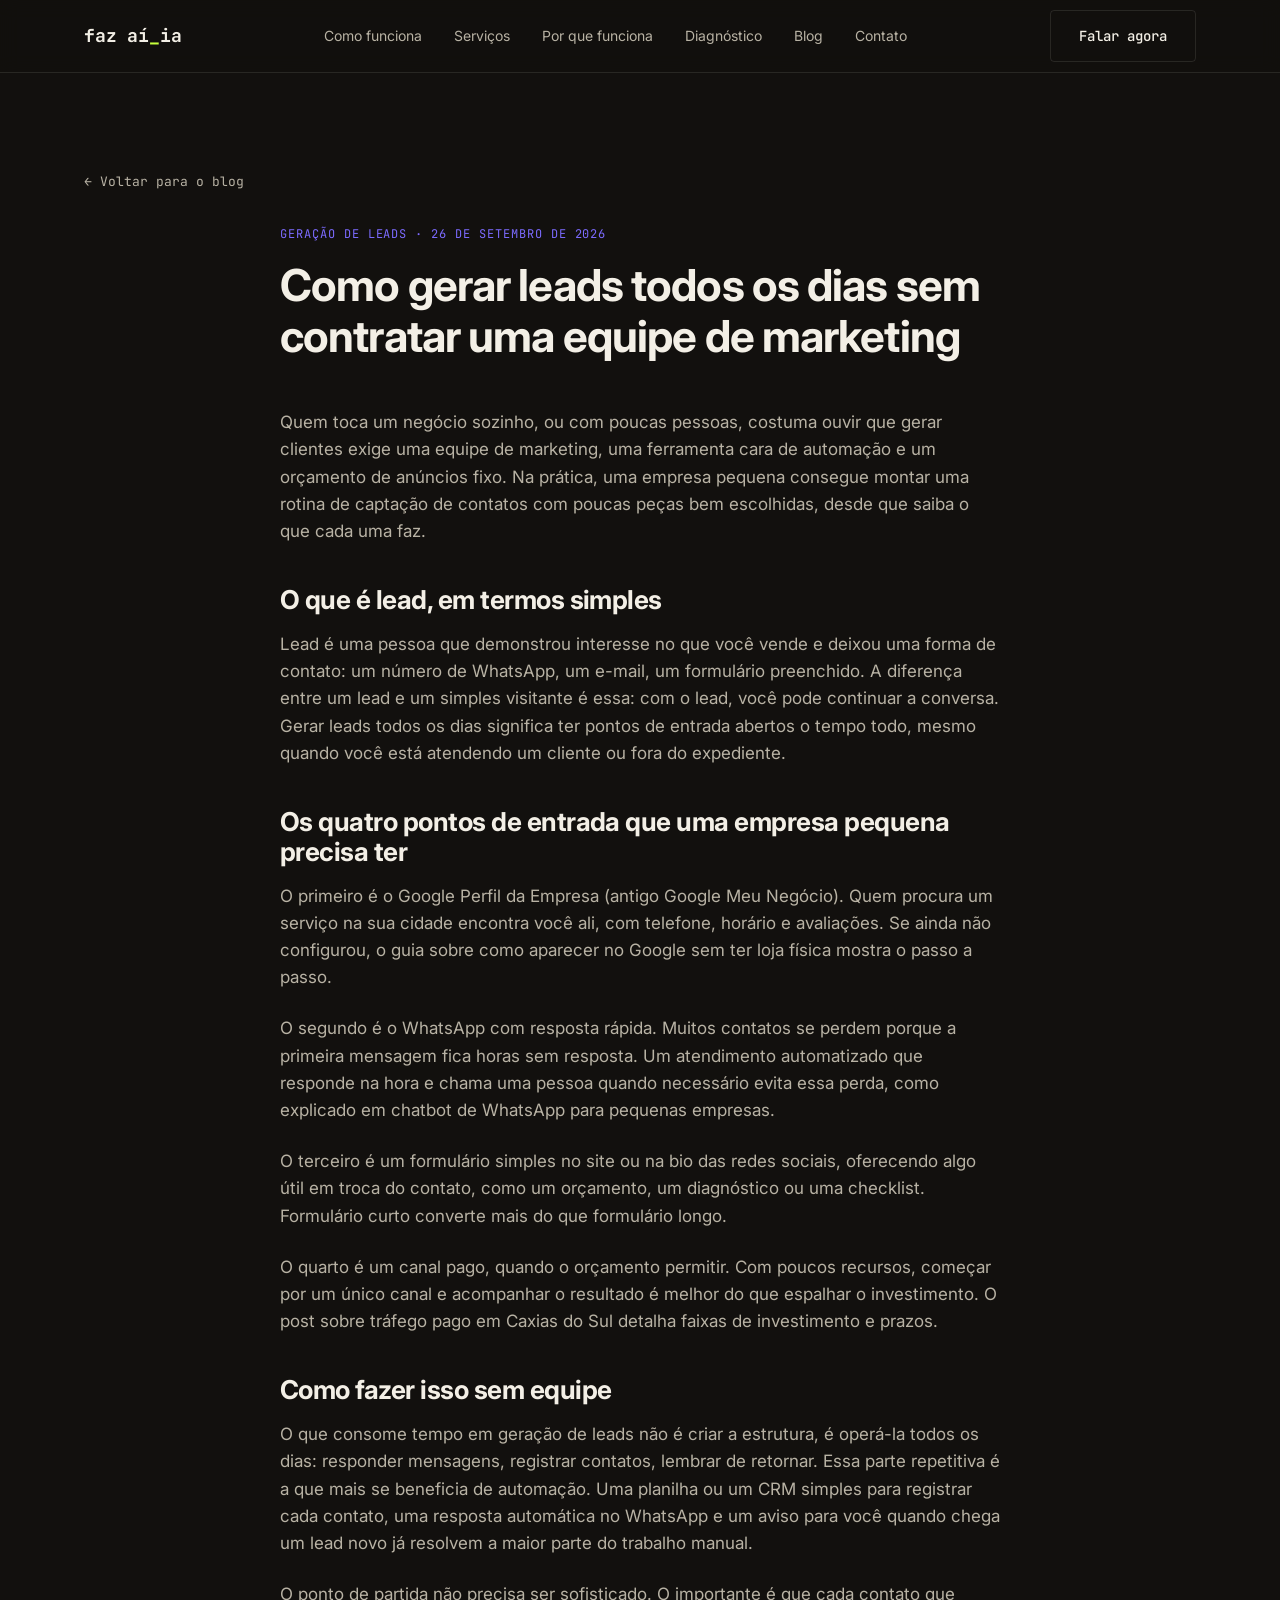
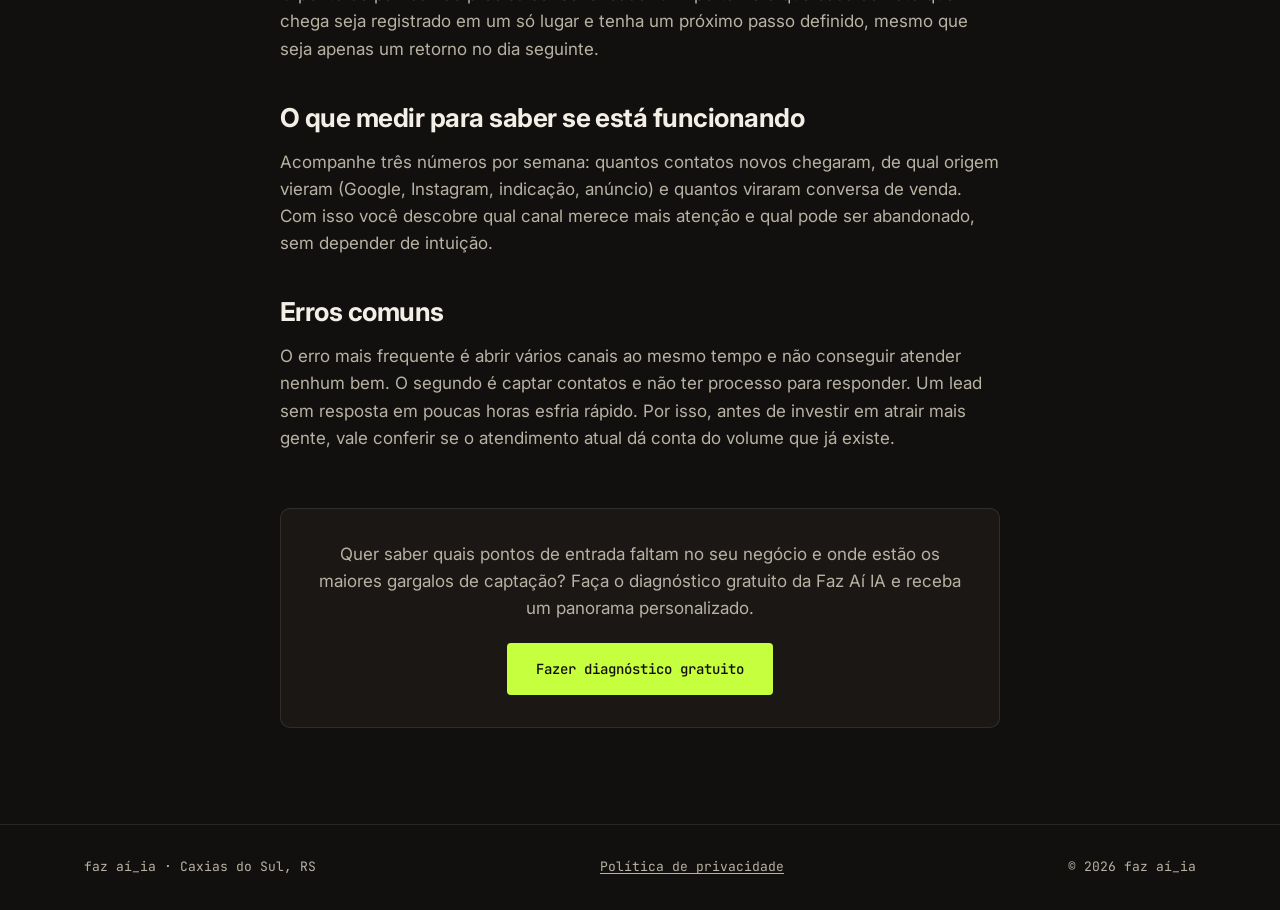
<file: blog/como-gerar-leads-sem-equipe-de-marketing.html>
<!DOCTYPE html>
  <html lang="pt-BR">
  <head>
    <!-- Google tag (gtag.js) -->
    <script async src="https://www.googletagmanager.com/gtag/js?id=G-ZSTN7C4Q0T"></script>
    <script>
        window.dataLayer = window.dataLayer || [];
        function gtag(){dataLayer.push(arguments);}
        gtag('js', new Date());

        gtag('config', 'G-ZSTN7C4Q0T');
    </script>
  <meta charset="UTF-8" />
  <meta name="viewport" content="width=device-width, initial-scale=1.0" />
<meta name="robots" content="index, follow" />
  <title>Como gerar leads todos os dias sem contratar uma equipe de marketing | Faz Aí IA</title>
  <meta name="description" content="Um caminho prático para pequenas empresas de Caxias do Sul e região captarem contatos de clientes todos os dias, com ferramentas de baixo custo e sem equipe de marketing." />
  <link rel="canonical" href="https://fazaiia.com.br/blog/como-gerar-leads-sem-equipe-de-marketing.html" />
  <meta property="og:type" content="article" />
  <meta property="og:title" content="Como gerar leads todos os dias sem contratar uma equipe de marketing" />
  <meta property="og:description" content="Um caminho prático para pequenas empresas de Caxias do Sul e região captarem contatos de clientes todos os dias, com ferramentas de baixo custo e sem equipe de marketing." />
  <meta property="og:url" content="https://fazaiia.com.br/blog/como-gerar-leads-sem-equipe-de-marketing.html" />
  <meta property="og:locale" content="pt_BR" />
<meta property="og:image" content="https://fazaiia.com.br/og-image.png" />
<meta property="og:image:width" content="1200" />
<meta property="og:image:height" content="630" />
<meta name="twitter:card" content="summary_large_image" />
<meta name="twitter:image" content="https://fazaiia.com.br/og-image.png" />
  <link rel="icon" href="/favicon.ico" sizes="32x32" />
<link rel="icon" type="image/svg+xml" href="/favicon.svg" />
<link rel="icon" type="image/png" sizes="16x16" href="/favicon-16.png" />
<link rel="icon" type="image/png" sizes="32x32" href="/favicon-32.png" />
<link rel="apple-touch-icon" sizes="180x180" href="/apple-touch-icon.png" />
<link rel="manifest" href="/site.webmanifest" />
<meta name="theme-color" content="#12100E" />
  <link rel="preconnect" href="https://fonts.googleapis.com" />
  <link rel="preconnect" href="https://fonts.gstatic.com" crossorigin />
  <link href="https://fonts.googleapis.com/css2?family=Inter:wght@400;500;600;700&family=JetBrains+Mono:wght@400;500;700&display=swap" rel="stylesheet" />
  <link rel="stylesheet" href="/styles.css" />
  <script type="application/ld+json">{"@context":"https://schema.org","@type":"BlogPosting","headline":"Como gerar leads todos os dias sem contratar uma equipe de marketing","description":"Um caminho prático para pequenas empresas de Caxias do Sul e região captarem contatos de clientes todos os dias, com ferramentas de baixo custo e sem equipe de marketing.","datePublished":"2026-09-26","dateModified":"2026-09-26","inLanguage":"pt-BR","author":{"@type":"Person","name":"Adão Santos"},"publisher":{"@type":"Organization","name":"Faz Aí IA","url":"https://fazaiia.com.br"},"mainEntityOfPage":"https://fazaiia.com.br/blog/como-gerar-leads-sem-equipe-de-marketing.html"}</script>
  </head>
  <body>

  <header class="site-header">
    <div class="wrap">
      <a href="/" class="logo">faz aí<span>_</span>ia</a>
      <nav id="nav">
        <ul>
          <li><a href="/#como-funciona">Como funciona</a></li>
          <li><a href="/#servicos">Serviços</a></li>
          <li><a href="/#por-que-funciona">Por que funciona</a></li>
        <li><a href="/#diagnostico">Diagnóstico</a></li>
          <li><a href="/blog/">Blog</a></li>
          <li><a href="/#contato">Contato</a></li>
        </ul>
      </nav>
      <div class="header-cta">
        <a href="/#contato" class="btn btn-outline">Falar agora</a>
        <button class="nav-toggle" id="navToggle" aria-label="Abrir menu">☰</button>
      </div>
    </div>
  </header>

  <main>
    <section class="post">
      <div class="wrap">
        <a href="/blog/" class="post-back">← Voltar para o blog</a>

        <div class="post-head">
          <div class="post-meta">Geração de leads · 26 de setembro de 2026</div>
          <h1>Como gerar leads todos os dias sem contratar uma equipe de marketing</h1>
        </div>

        <div class="post-body">
          <p>Quem toca um negócio sozinho, ou com poucas pessoas, costuma ouvir que gerar clientes exige uma equipe de marketing, uma ferramenta cara de automação e um orçamento de anúncios fixo. Na prática, uma empresa pequena consegue montar uma rotina de captação de contatos com poucas peças bem escolhidas, desde que saiba o que cada uma faz.</p>

          <h2>O que é lead, em termos simples</h2>
          <p>Lead é uma pessoa que demonstrou interesse no que você vende e deixou uma forma de contato: um número de WhatsApp, um e-mail, um formulário preenchido. A diferença entre um lead e um simples visitante é essa: com o lead, você pode continuar a conversa. Gerar leads todos os dias significa ter pontos de entrada abertos o tempo todo, mesmo quando você está atendendo um cliente ou fora do expediente.</p>
          <h2>Os quatro pontos de entrada que uma empresa pequena precisa ter</h2>
          <p>O primeiro é o Google Perfil da Empresa (antigo Google Meu Negócio). Quem procura um serviço na sua cidade encontra você ali, com telefone, horário e avaliações. Se ainda não configurou, o guia sobre <a href="/blog/google-meu-negocio-sem-endereco-fisico.html">como aparecer no Google sem ter loja física</a> mostra o passo a passo.</p>
          <p>O segundo é o WhatsApp com resposta rápida. Muitos contatos se perdem porque a primeira mensagem fica horas sem resposta. Um atendimento automatizado que responde na hora e chama uma pessoa quando necessário evita essa perda, como explicado em <a href="/blog/chatbot-whatsapp-pequenas-empresas.html">chatbot de WhatsApp para pequenas empresas</a>.</p>
          <p>O terceiro é um formulário simples no site ou na bio das redes sociais, oferecendo algo útil em troca do contato, como um orçamento, um diagnóstico ou uma checklist. Formulário curto converte mais do que formulário longo.</p>
          <p>O quarto é um canal pago, quando o orçamento permitir. Com poucos recursos, começar por um único canal e acompanhar o resultado é melhor do que espalhar o investimento. O post sobre <a href="/blog/trafego-pago-pequenos-negocios-caxias-do-sul.html">tráfego pago em Caxias do Sul</a> detalha faixas de investimento e prazos.</p>
          <h2>Como fazer isso sem equipe</h2>
          <p>O que consome tempo em geração de leads não é criar a estrutura, é operá-la todos os dias: responder mensagens, registrar contatos, lembrar de retornar. Essa parte repetitiva é a que mais se beneficia de automação. Uma planilha ou um CRM simples para registrar cada contato, uma resposta automática no WhatsApp e um aviso para você quando chega um lead novo já resolvem a maior parte do trabalho manual.</p>
          <p>O ponto de partida não precisa ser sofisticado. O importante é que cada contato que chega seja registrado em um só lugar e tenha um próximo passo definido, mesmo que seja apenas um retorno no dia seguinte.</p>
          <h2>O que medir para saber se está funcionando</h2>
          <p>Acompanhe três números por semana: quantos contatos novos chegaram, de qual origem vieram (Google, Instagram, indicação, anúncio) e quantos viraram conversa de venda. Com isso você descobre qual canal merece mais atenção e qual pode ser abandonado, sem depender de intuição.</p>
          <h2>Erros comuns</h2>
          <p>O erro mais frequente é abrir vários canais ao mesmo tempo e não conseguir atender nenhum bem. O segundo é captar contatos e não ter processo para responder. Um lead sem resposta em poucas horas esfria rápido. Por isso, antes de investir em atrair mais gente, vale conferir se o atendimento atual dá conta do volume que já existe.</p>

          <div class="post-cta">
            <p>Quer saber quais pontos de entrada faltam no seu negócio e onde estão os maiores gargalos de captação? Faça o diagnóstico gratuito da Faz Aí IA e receba um panorama personalizado.</p>
            <a href="/#diagnostico" class="btn btn-primary">Fazer diagnóstico gratuito</a>
          </div>
        </div>
      </div>
    </section>
  </main>

  <footer class="site-footer">
    <div class="wrap">
      <p>faz aí_ia · Caxias do Sul, RS</p>
      <p><a href="/politica-de-privacidade.html">Política de privacidade</a></p>
    <p id="year"></p>
  </div>
  </footer>

  <script src="/script.js"></script>
  </body>
  </html>
</file>
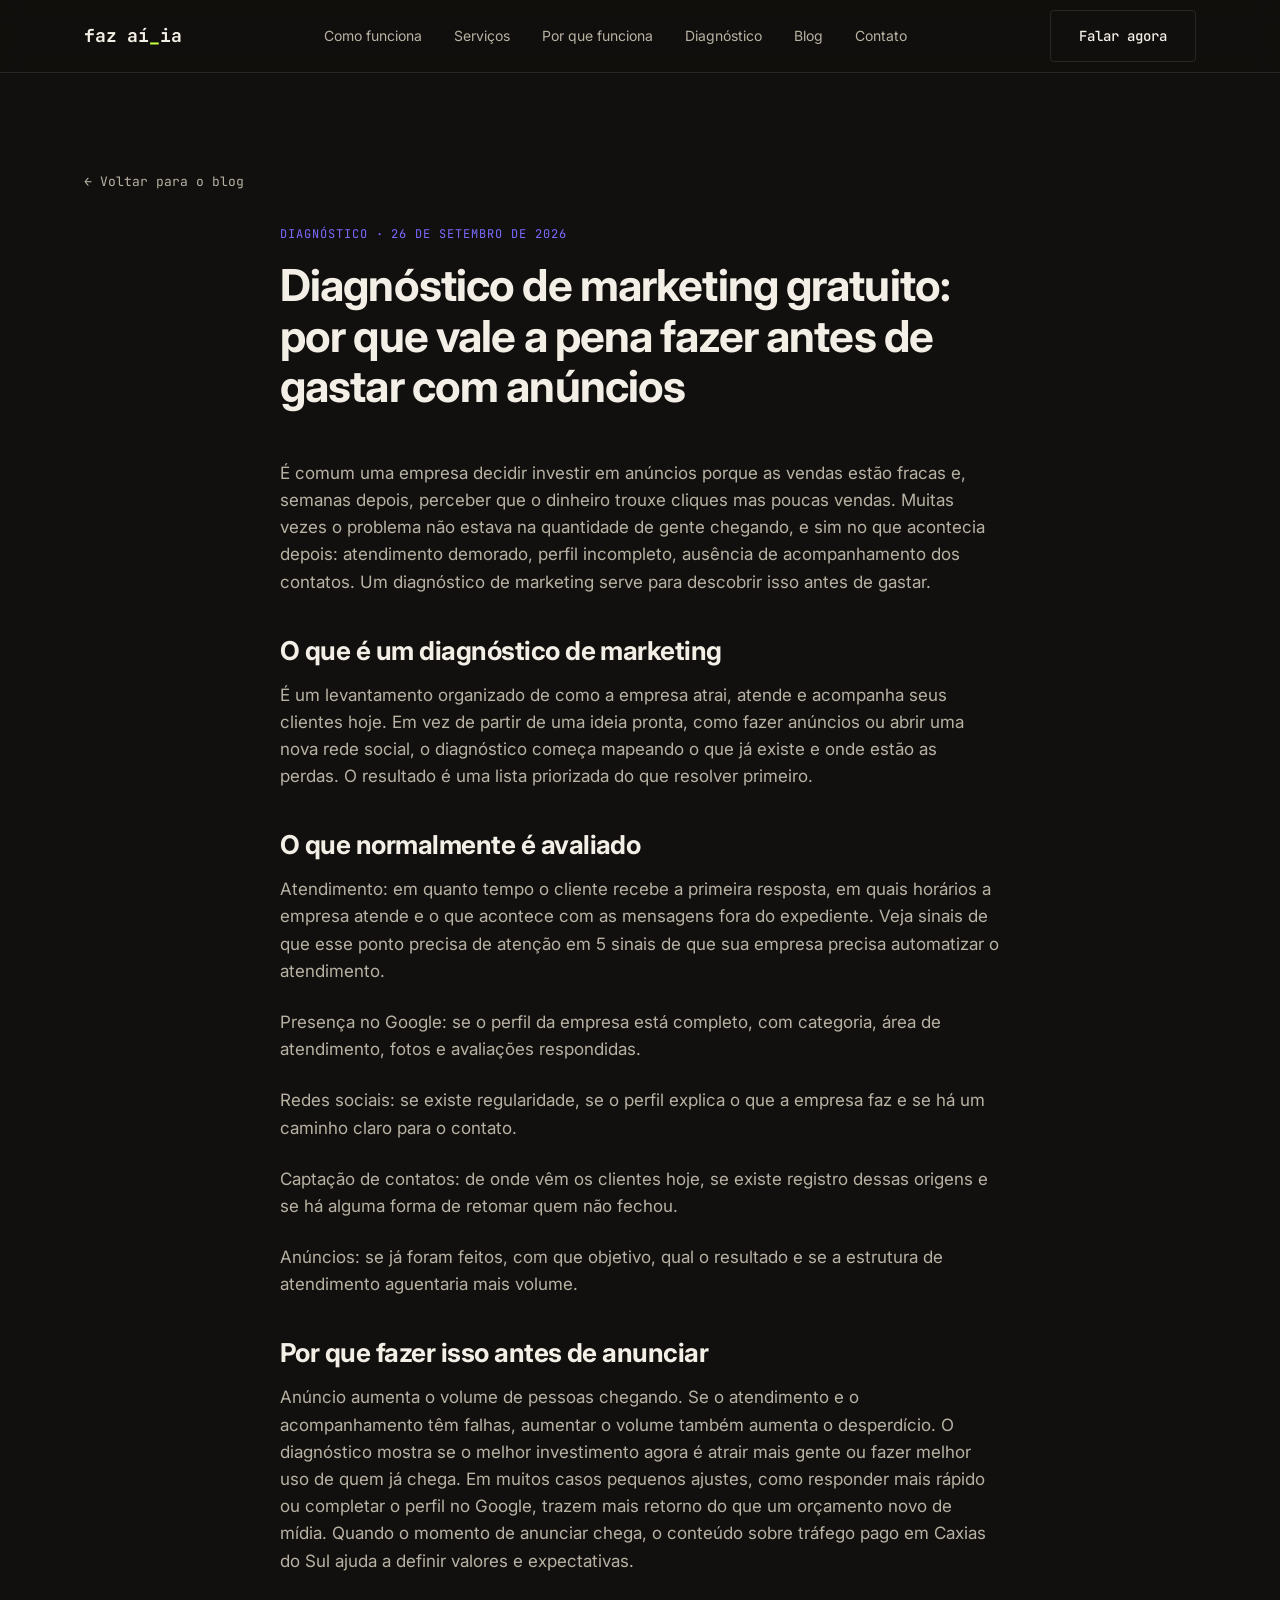
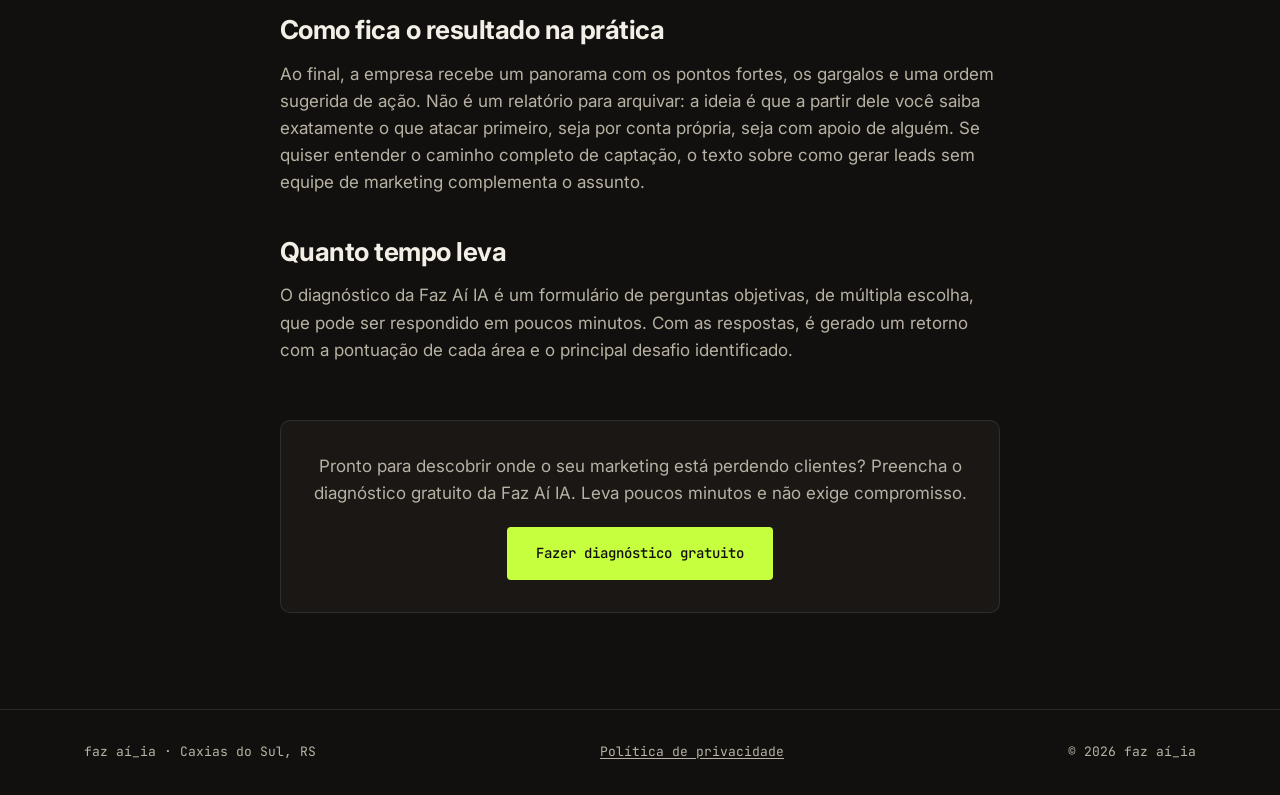
<file: blog/diagnostico-de-marketing-gratuito.html>
<!DOCTYPE html>
  <html lang="pt-BR">
  <head>
    <!-- Google tag (gtag.js) -->
    <script async src="https://www.googletagmanager.com/gtag/js?id=G-ZSTN7C4Q0T"></script>
    <script>
        window.dataLayer = window.dataLayer || [];
        function gtag(){dataLayer.push(arguments);}
        gtag('js', new Date());

        gtag('config', 'G-ZSTN7C4Q0T');
    </script>
  <meta charset="UTF-8" />
  <meta name="viewport" content="width=device-width, initial-scale=1.0" />
<meta name="robots" content="index, follow" />
  <title>Diagnóstico de marketing gratuito: por que vale a pena fazer antes de gastar com anúncios | Faz Aí IA</title>
  <meta name="description" content="Entenda o que é um diagnóstico de marketing, o que ele avalia e por que fazer esse levantamento antes de investir em anúncios evita desperdício em pequenos negócios." />
  <link rel="canonical" href="https://fazaiia.com.br/blog/diagnostico-de-marketing-gratuito.html" />
  <meta property="og:type" content="article" />
  <meta property="og:title" content="Diagnóstico de marketing gratuito: por que vale a pena fazer antes de gastar com anúncios" />
  <meta property="og:description" content="Entenda o que é um diagnóstico de marketing, o que ele avalia e por que fazer esse levantamento antes de investir em anúncios evita desperdício em pequenos negócios." />
  <meta property="og:url" content="https://fazaiia.com.br/blog/diagnostico-de-marketing-gratuito.html" />
  <meta property="og:locale" content="pt_BR" />
<meta property="og:image" content="https://fazaiia.com.br/og-image.png" />
<meta property="og:image:width" content="1200" />
<meta property="og:image:height" content="630" />
<meta name="twitter:card" content="summary_large_image" />
<meta name="twitter:image" content="https://fazaiia.com.br/og-image.png" />
  <link rel="icon" href="/favicon.ico" sizes="32x32" />
<link rel="icon" type="image/svg+xml" href="/favicon.svg" />
<link rel="icon" type="image/png" sizes="16x16" href="/favicon-16.png" />
<link rel="icon" type="image/png" sizes="32x32" href="/favicon-32.png" />
<link rel="apple-touch-icon" sizes="180x180" href="/apple-touch-icon.png" />
<link rel="manifest" href="/site.webmanifest" />
<meta name="theme-color" content="#12100E" />
  <link rel="preconnect" href="https://fonts.googleapis.com" />
  <link rel="preconnect" href="https://fonts.gstatic.com" crossorigin />
  <link href="https://fonts.googleapis.com/css2?family=Inter:wght@400;500;600;700&family=JetBrains+Mono:wght@400;500;700&display=swap" rel="stylesheet" />
  <link rel="stylesheet" href="/styles.css" />
  <script type="application/ld+json">{"@context":"https://schema.org","@type":"BlogPosting","headline":"Diagnóstico de marketing gratuito: por que vale a pena fazer antes de gastar com anúncios","description":"Entenda o que é um diagnóstico de marketing, o que ele avalia e por que fazer esse levantamento antes de investir em anúncios evita desperdício em pequenos negócios.","datePublished":"2026-09-26","dateModified":"2026-09-26","inLanguage":"pt-BR","author":{"@type":"Person","name":"Adão Santos"},"publisher":{"@type":"Organization","name":"Faz Aí IA","url":"https://fazaiia.com.br"},"mainEntityOfPage":"https://fazaiia.com.br/blog/diagnostico-de-marketing-gratuito.html"}</script>
  </head>
  <body>

  <header class="site-header">
    <div class="wrap">
      <a href="/" class="logo">faz aí<span>_</span>ia</a>
      <nav id="nav">
        <ul>
          <li><a href="/#como-funciona">Como funciona</a></li>
          <li><a href="/#servicos">Serviços</a></li>
          <li><a href="/#por-que-funciona">Por que funciona</a></li>
        <li><a href="/#diagnostico">Diagnóstico</a></li>
          <li><a href="/blog/">Blog</a></li>
          <li><a href="/#contato">Contato</a></li>
        </ul>
      </nav>
      <div class="header-cta">
        <a href="/#contato" class="btn btn-outline">Falar agora</a>
        <button class="nav-toggle" id="navToggle" aria-label="Abrir menu">☰</button>
      </div>
    </div>
  </header>

  <main>
    <section class="post">
      <div class="wrap">
        <a href="/blog/" class="post-back">← Voltar para o blog</a>

        <div class="post-head">
          <div class="post-meta">Diagnóstico · 26 de setembro de 2026</div>
          <h1>Diagnóstico de marketing gratuito: por que vale a pena fazer antes de gastar com anúncios</h1>
        </div>

        <div class="post-body">
          <p>É comum uma empresa decidir investir em anúncios porque as vendas estão fracas e, semanas depois, perceber que o dinheiro trouxe cliques mas poucas vendas. Muitas vezes o problema não estava na quantidade de gente chegando, e sim no que acontecia depois: atendimento demorado, perfil incompleto, ausência de acompanhamento dos contatos. Um diagnóstico de marketing serve para descobrir isso antes de gastar.</p>

          <h2>O que é um diagnóstico de marketing</h2>
          <p>É um levantamento organizado de como a empresa atrai, atende e acompanha seus clientes hoje. Em vez de partir de uma ideia pronta, como fazer anúncios ou abrir uma nova rede social, o diagnóstico começa mapeando o que já existe e onde estão as perdas. O resultado é uma lista priorizada do que resolver primeiro.</p>
          <h2>O que normalmente é avaliado</h2>
          <p>Atendimento: em quanto tempo o cliente recebe a primeira resposta, em quais horários a empresa atende e o que acontece com as mensagens fora do expediente. Veja sinais de que esse ponto precisa de atenção em <a href="/blog/5-sinais-automatizar-atendimento.html">5 sinais de que sua empresa precisa automatizar o atendimento</a>.</p>
          <p>Presença no Google: se o perfil da empresa está completo, com categoria, área de atendimento, fotos e avaliações respondidas.</p>
          <p>Redes sociais: se existe regularidade, se o perfil explica o que a empresa faz e se há um caminho claro para o contato.</p>
          <p>Captação de contatos: de onde vêm os clientes hoje, se existe registro dessas origens e se há alguma forma de retomar quem não fechou.</p>
          <p>Anúncios: se já foram feitos, com que objetivo, qual o resultado e se a estrutura de atendimento aguentaria mais volume.</p>
          <h2>Por que fazer isso antes de anunciar</h2>
          <p>Anúncio aumenta o volume de pessoas chegando. Se o atendimento e o acompanhamento têm falhas, aumentar o volume também aumenta o desperdício. O diagnóstico mostra se o melhor investimento agora é atrair mais gente ou fazer melhor uso de quem já chega. Em muitos casos pequenos ajustes, como responder mais rápido ou completar o perfil no Google, trazem mais retorno do que um orçamento novo de mídia. Quando o momento de anunciar chega, o conteúdo sobre <a href="/blog/trafego-pago-pequenos-negocios-caxias-do-sul.html">tráfego pago em Caxias do Sul</a> ajuda a definir valores e expectativas.</p>
          <h2>Como fica o resultado na prática</h2>
          <p>Ao final, a empresa recebe um panorama com os pontos fortes, os gargalos e uma ordem sugerida de ação. Não é um relatório para arquivar: a ideia é que a partir dele você saiba exatamente o que atacar primeiro, seja por conta própria, seja com apoio de alguém. Se quiser entender o caminho completo de captação, o texto sobre <a href="/blog/como-gerar-leads-sem-equipe-de-marketing.html">como gerar leads sem equipe de marketing</a> complementa o assunto.</p>
          <h2>Quanto tempo leva</h2>
          <p>O diagnóstico da Faz Aí IA é um formulário de perguntas objetivas, de múltipla escolha, que pode ser respondido em poucos minutos. Com as respostas, é gerado um retorno com a pontuação de cada área e o principal desafio identificado.</p>

          <div class="post-cta">
            <p>Pronto para descobrir onde o seu marketing está perdendo clientes? Preencha o diagnóstico gratuito da Faz Aí IA. Leva poucos minutos e não exige compromisso.</p>
            <a href="/#diagnostico" class="btn btn-primary">Fazer diagnóstico gratuito</a>
          </div>
        </div>
      </div>
    </section>
  </main>

  <footer class="site-footer">
    <div class="wrap">
      <p>faz aí_ia · Caxias do Sul, RS</p>
      <p><a href="/politica-de-privacidade.html">Política de privacidade</a></p>
    <p id="year"></p>
  </div>
  </footer>

  <script src="/script.js"></script>
  </body>
  </html>
</file>
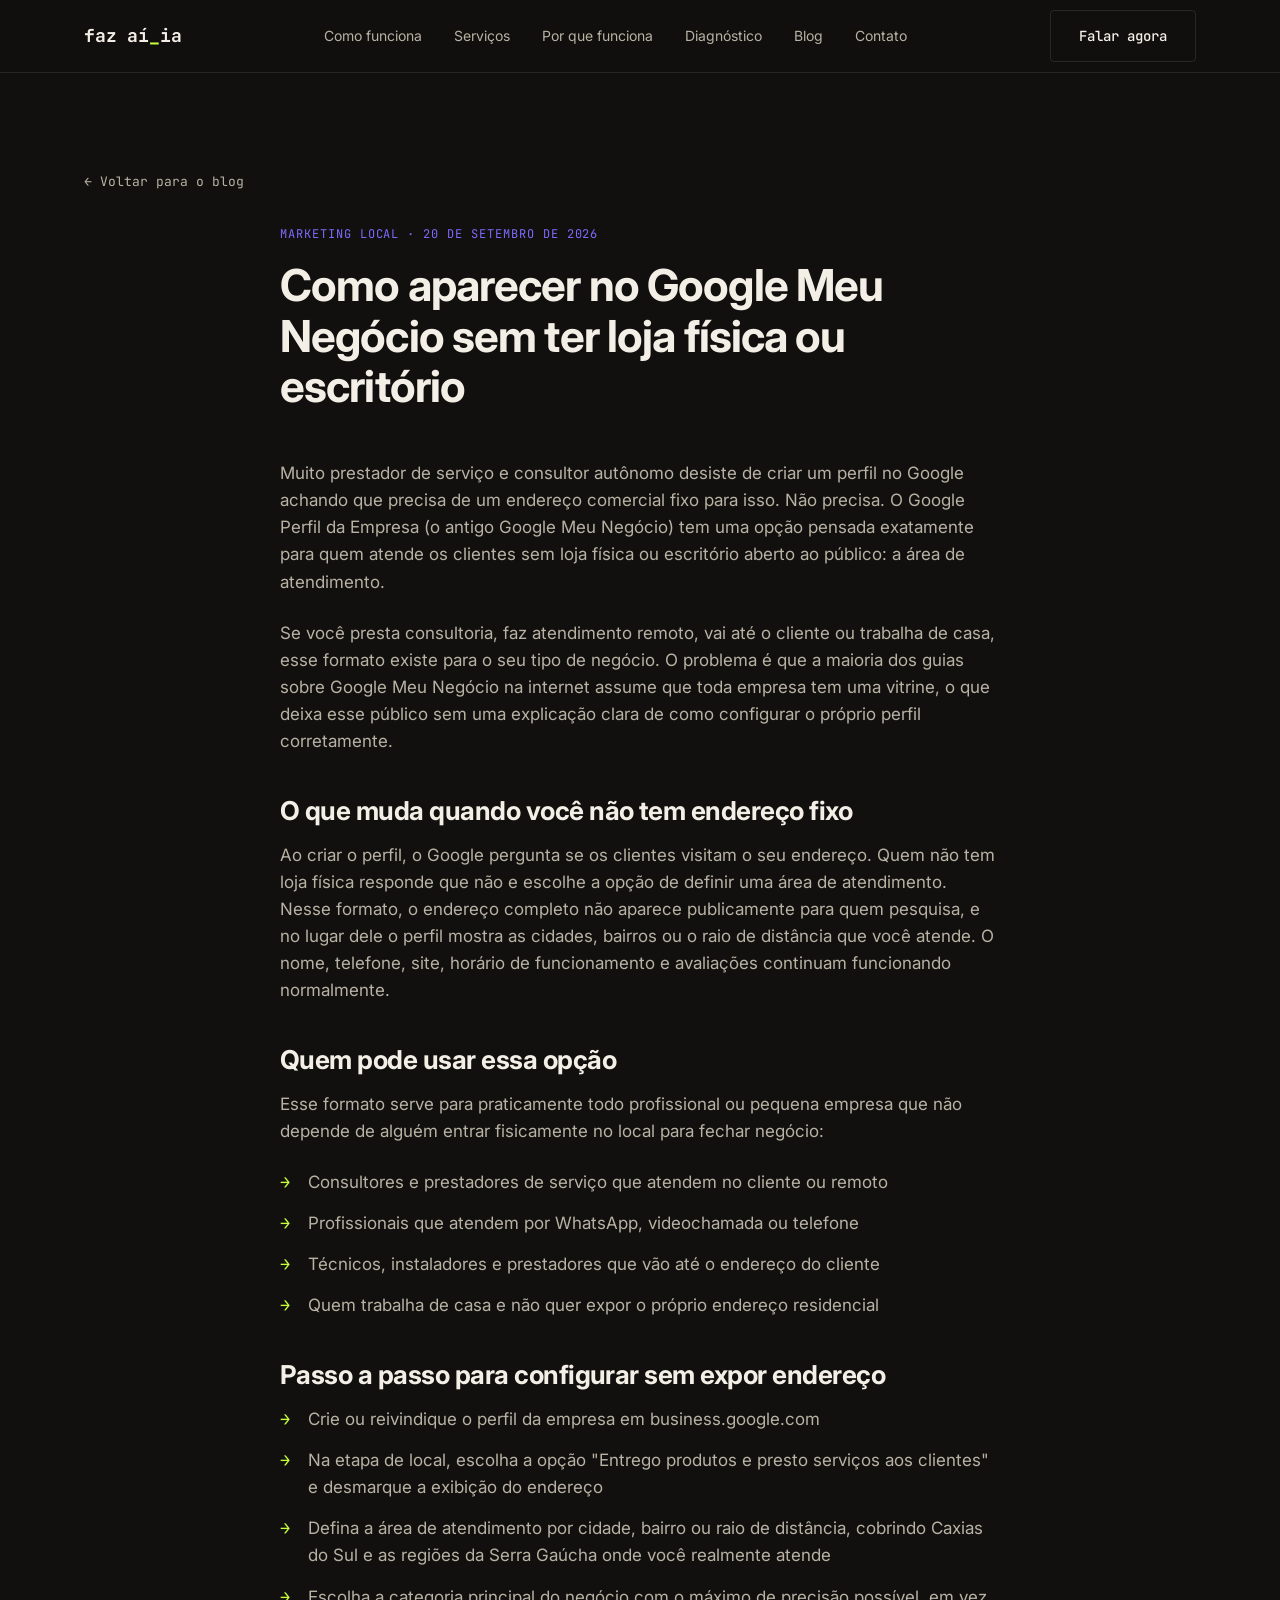
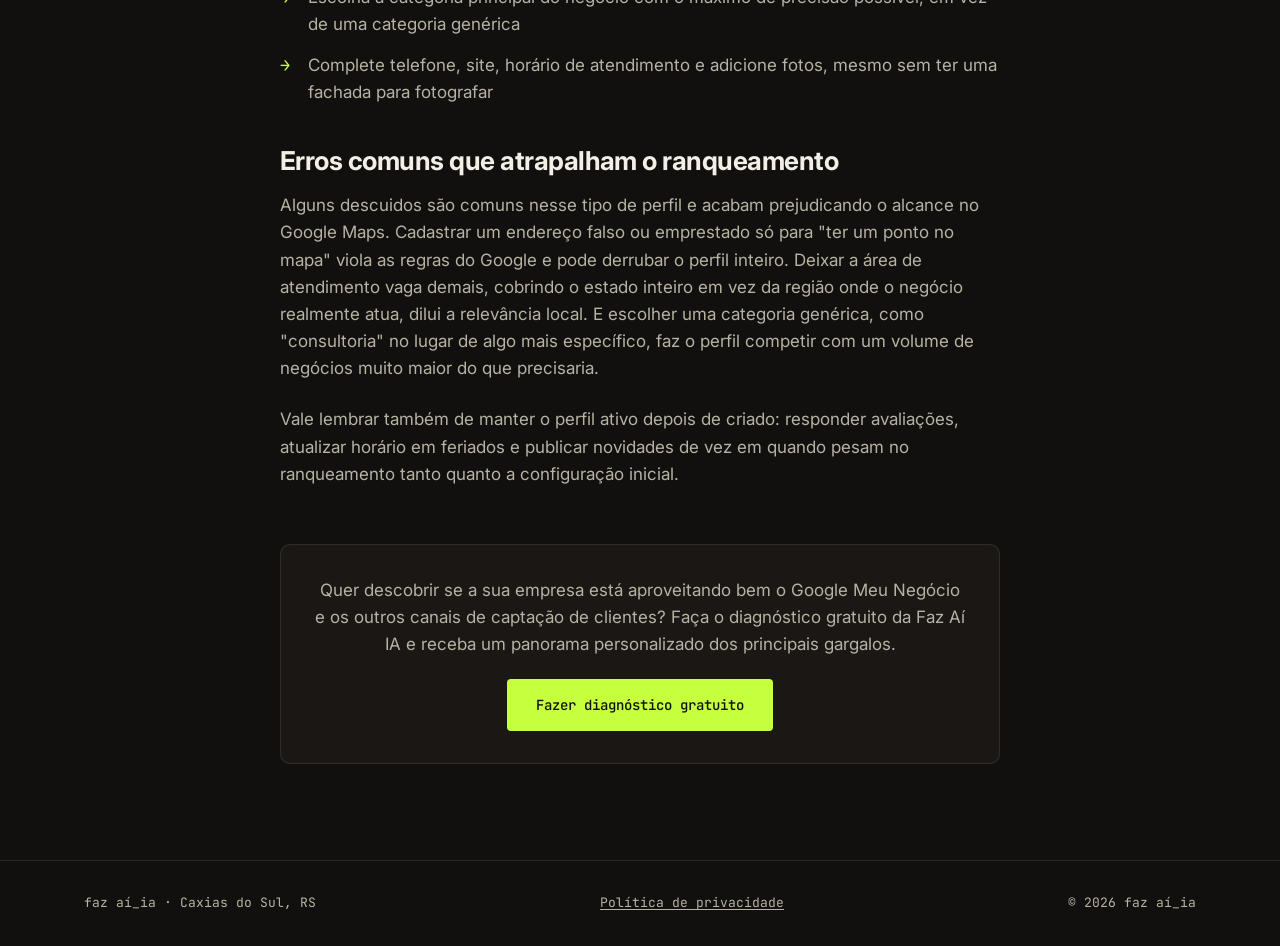
<file: blog/google-meu-negocio-sem-endereco-fisico.html>
<!DOCTYPE html>
  <html lang="pt-BR">
  <head>
    <!-- Google tag (gtag.js) -->
    <script async src="https://www.googletagmanager.com/gtag/js?id=G-ZSTN7C4Q0T"></script>
    <script>
        window.dataLayer = window.dataLayer || [];
        function gtag(){dataLayer.push(arguments);}
        gtag('js', new Date());

        gtag('config', 'G-ZSTN7C4Q0T');
    </script>
  <meta charset="UTF-8" />
  <meta name="viewport" content="width=device-width, initial-scale=1.0" />
<meta name="robots" content="index, follow" />
  <title>Como aparecer no Google Meu Negócio sem ter loja física ou escritório | Faz Aí IA</title>
<meta name="description" content="Prestadores de serviço e consultores também podem aparecer no Google Maps. Veja como configurar o Google Meu Negócio usando a opção de área de atendimento, sem expor endereço." />
<link rel="canonical" href="https://fazaiia.com.br/blog/google-meu-negocio-sem-endereco-fisico.html" />
<meta property="og:type" content="article" />
<meta property="og:title" content="Como aparecer no Google Meu Negócio sem ter loja física ou escritório" />
<meta property="og:description" content="Veja como configurar o Google Meu Negócio usando a opção de área de atendimento, sem precisar expor um endereço comercial." />
<meta property="og:url" content="https://fazaiia.com.br/blog/google-meu-negocio-sem-endereco-fisico.html" />
<meta property="og:locale" content="pt_BR" />
<meta property="og:image" content="https://fazaiia.com.br/og-image.png" />
<meta property="og:image:width" content="1200" />
<meta property="og:image:height" content="630" />
<meta name="twitter:card" content="summary_large_image" />
<meta name="twitter:image" content="https://fazaiia.com.br/og-image.png" />
<script type="application/ld+json">{"@context": "https://schema.org", "@type": "BlogPosting", "headline": "Como aparecer no Google Meu Negócio sem ter loja física ou escritório", "description": "Veja como configurar o Google Meu Negócio usando a opção de área de atendimento, sem precisar expor um endereço comercial.", "datePublished": "2026-09-20", "dateModified": "2026-09-20", "inLanguage": "pt-BR", "author": {"@type": "Person", "name": "Adão Santos"}, "publisher": {"@type": "Organization", "name": "Faz Aí IA", "url": "https://fazaiia.com.br"}, "mainEntityOfPage": "https://fazaiia.com.br/blog/google-meu-negocio-sem-endereco-fisico.html"}</script>
<link rel="icon" href="/favicon.ico" sizes="32x32" />
<link rel="icon" type="image/svg+xml" href="/favicon.svg" />
<link rel="icon" type="image/png" sizes="16x16" href="/favicon-16.png" />
<link rel="icon" type="image/png" sizes="32x32" href="/favicon-32.png" />
<link rel="apple-touch-icon" sizes="180x180" href="/apple-touch-icon.png" />
<link rel="manifest" href="/site.webmanifest" />
<meta name="theme-color" content="#12100E" />
  <link rel="preconnect" href="https://fonts.googleapis.com" />
  <link rel="preconnect" href="https://fonts.gstatic.com" crossorigin />
  <link href="https://fonts.googleapis.com/css2?family=Inter:wght@400;500;600;700&family=JetBrains+Mono:wght@400;500;700&display=swap" rel="stylesheet" />
  <link rel="stylesheet" href="/styles.css" />
  </head>
  <body>

  <header class="site-header">
    <div class="wrap">
      <a href="/" class="logo">faz aí<span>_</span>ia</a>
      <nav id="nav">
        <ul>
          <li><a href="/#como-funciona">Como funciona</a></li>
          <li><a href="/#servicos">Serviços</a></li>
          <li><a href="/#por-que-funciona">Por que funciona</a></li>
        <li><a href="/#diagnostico">Diagnóstico</a></li>
          <li><a href="/blog/">Blog</a></li>
          <li><a href="/#contato">Contato</a></li>
        </ul>
      </nav>
      <div class="header-cta">
        <a href="/#contato" class="btn btn-outline">Falar agora</a>
        <button class="nav-toggle" id="navToggle" aria-label="Abrir menu">☰</button>
      </div>
    </div>
  </header>

  <main>
    <section class="post">
      <div class="wrap">
        <a href="/blog/" class="post-back">← Voltar para o blog</a>

        <div class="post-head">
          <div class="post-meta">Marketing local · 20 de setembro de 2026</div>
          <h1>Como aparecer no Google Meu Negócio sem ter loja física ou escritório</h1>
      </div>

      <div class="post-body">
        <p>Muito prestador de serviço e consultor autônomo desiste de criar um perfil no Google achando que precisa de um endereço comercial fixo para isso. Não precisa. O Google Perfil da Empresa (o antigo Google Meu Negócio) tem uma opção pensada exatamente para quem atende os clientes sem loja física ou escritório aberto ao público: a área de atendimento.</p>

          <p>Se você presta consultoria, faz atendimento remoto, vai até o cliente ou trabalha de casa, esse formato existe para o seu tipo de negócio. O problema é que a maioria dos guias sobre Google Meu Negócio na internet assume que toda empresa tem uma vitrine, o que deixa esse público sem uma explicação clara de como configurar o próprio perfil corretamente.</p>

        <h2>O que muda quando você não tem endereço fixo</h2>
          <p>Ao criar o perfil, o Google pergunta se os clientes visitam o seu endereço. Quem não tem loja física responde que não e escolhe a opção de definir uma área de atendimento. Nesse formato, o endereço completo não aparece publicamente para quem pesquisa, e no lugar dele o perfil mostra as cidades, bairros ou o raio de distância que você atende. O nome, telefone, site, horário de funcionamento e avaliações continuam funcionando normalmente.</p>

          <h2>Quem pode usar essa opção</h2>
          <p>Esse formato serve para praticamente todo profissional ou pequena empresa que não depende de alguém entrar fisicamente no local para fechar negócio:</p>
          <ul>
            <li>Consultores e prestadores de serviço que atendem no cliente ou remoto</li>
            <li>Profissionais que atendem por WhatsApp, videochamada ou telefone</li>
          <li>Técnicos, instaladores e prestadores que vão até o endereço do cliente</li>
            <li>Quem trabalha de casa e não quer expor o próprio endereço residencial</li>
          </ul>

          <h2>Passo a passo para configurar sem expor endereço</h2>
        <ul>
          <li>Crie ou reivindique o perfil da empresa em business.google.com</li>
            <li>Na etapa de local, escolha a opção "Entrego produtos e presto serviços aos clientes" e desmarque a exibição do endereço</li>
            <li>Defina a área de atendimento por cidade, bairro ou raio de distância, cobrindo Caxias do Sul e as regiões da Serra Gaúcha onde você realmente atende</li>
          <li>Escolha a categoria principal do negócio com o máximo de precisão possível, em vez de uma categoria genérica</li>
          <li>Complete telefone, site, horário de atendimento e adicione fotos, mesmo sem ter uma fachada para fotografar</li>
        </ul>

        <h2>Erros comuns que atrapalham o ranqueamento</h2>
        <p>Alguns descuidos são comuns nesse tipo de perfil e acabam prejudicando o alcance no Google Maps. Cadastrar um endereço falso ou emprestado só para "ter um ponto no mapa" viola as regras do Google e pode derrubar o perfil inteiro. Deixar a área de atendimento vaga demais, cobrindo o estado inteiro em vez da região onde o negócio realmente atua, dilui a relevância local. E escolher uma categoria genérica, como "consultoria" no lugar de algo mais específico, faz o perfil competir com um volume de negócios muito maior do que precisaria.</p>

          <p>Vale lembrar também de manter o perfil ativo depois de criado: responder avaliações, atualizar horário em feriados e publicar novidades de vez em quando pesam no ranqueamento tanto quanto a configuração inicial.</p>

        <div class="post-cta">
          <p>Quer descobrir se a sua empresa está aproveitando bem o Google Meu Negócio e os outros canais de captação de clientes? Faça o diagnóstico gratuito da Faz Aí IA e receba um panorama personalizado dos principais gargalos.</p>
          <a href="/#diagnostico" class="btn btn-primary">Fazer diagnóstico gratuito</a>
          </div>
        </div>
      </div>
    </section>
  </main>

  <footer class="site-footer">
    <div class="wrap">
      <p>faz aí_ia · Caxias do Sul, RS</p>
      <p><a href="/politica-de-privacidade.html">Política de privacidade</a></p>
    <p id="year"></p>
  </div>
  </footer>

  <script src="/script.js"></script>
  </body>
  </html>
</file>
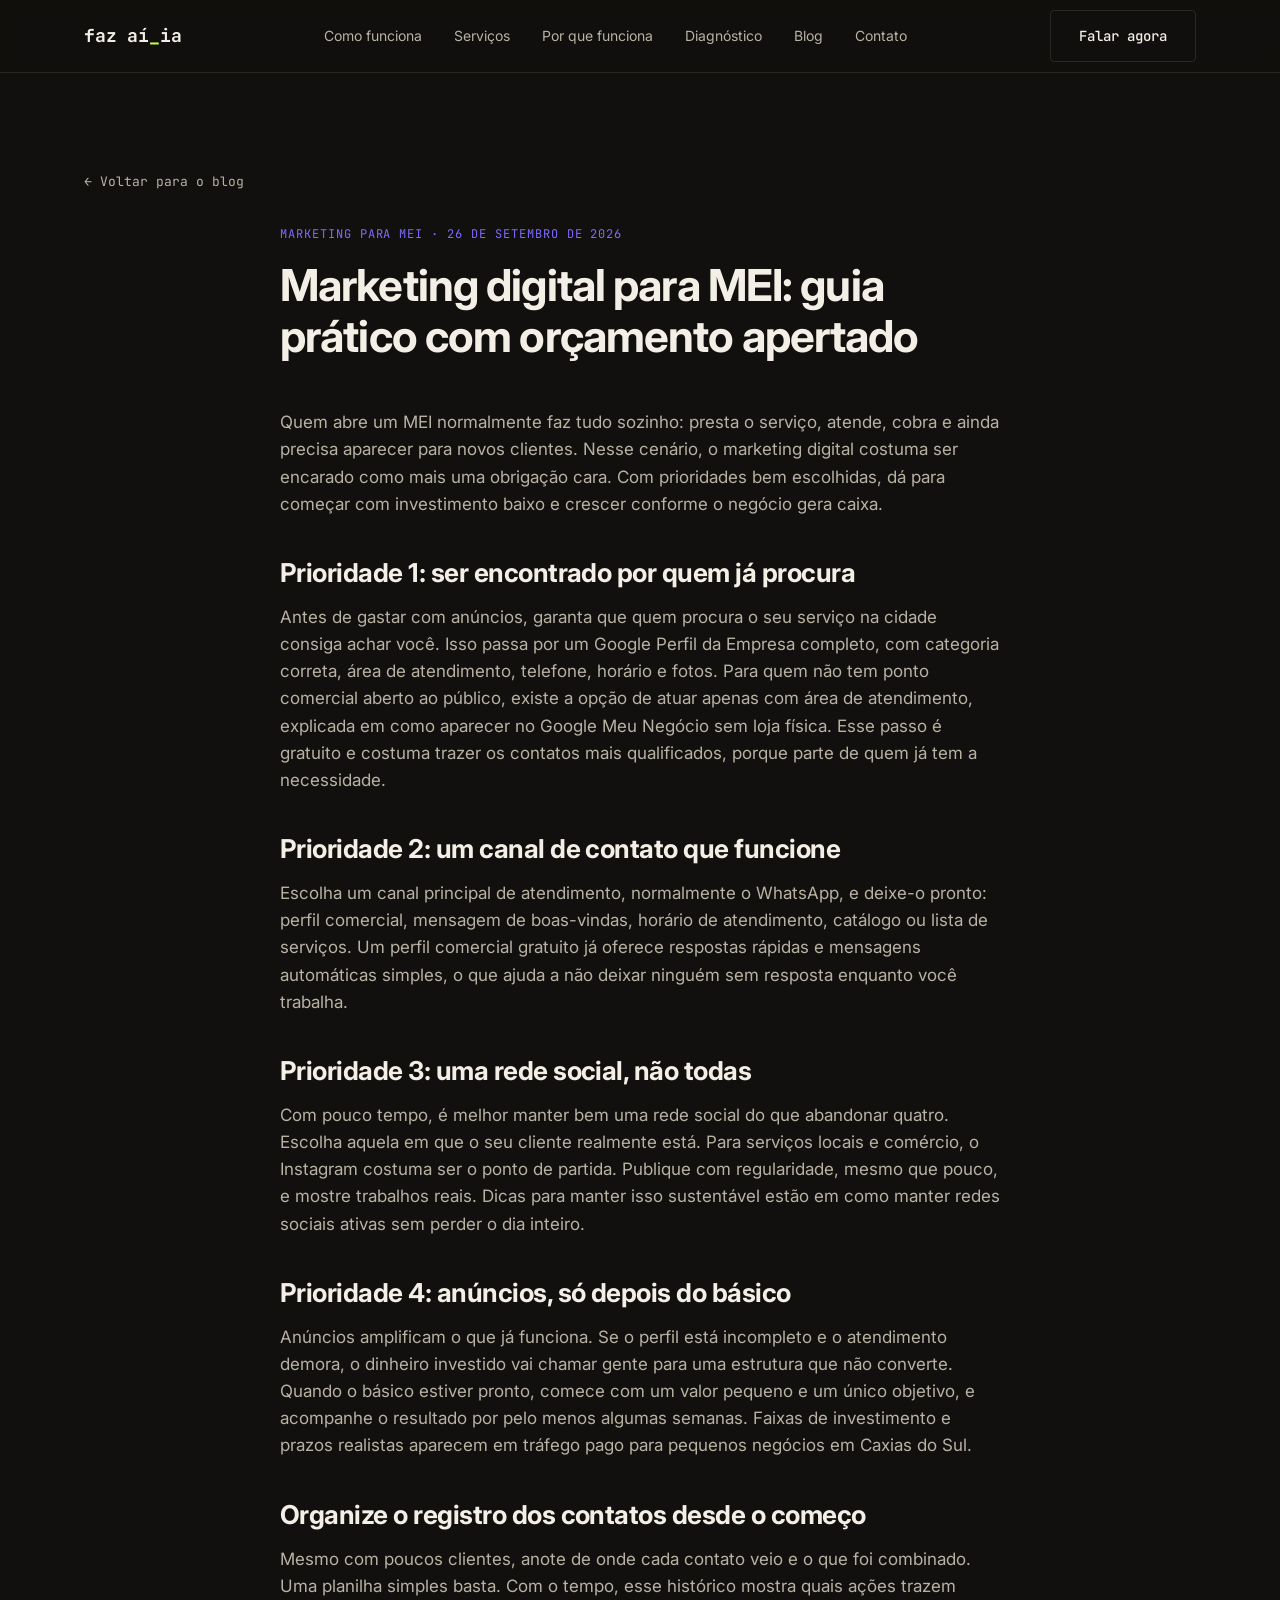
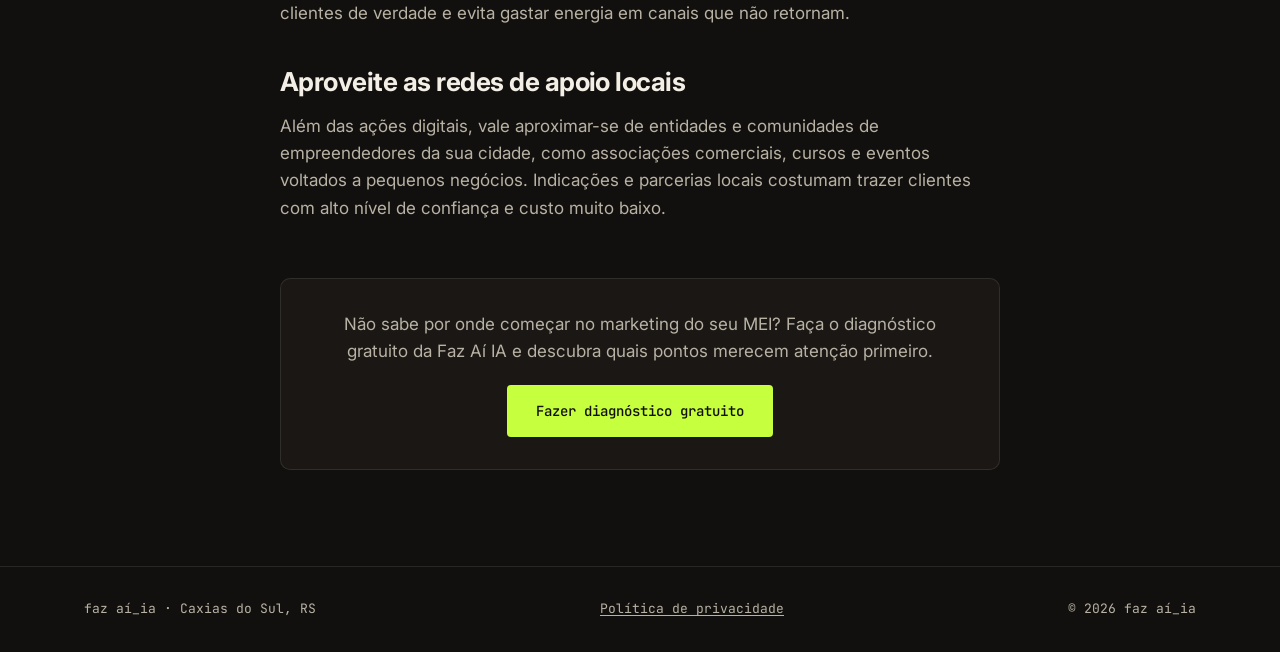
<file: blog/marketing-digital-para-mei.html>
<!DOCTYPE html>
  <html lang="pt-BR">
  <head>
    <!-- Google tag (gtag.js) -->
    <script async src="https://www.googletagmanager.com/gtag/js?id=G-ZSTN7C4Q0T"></script>
    <script>
        window.dataLayer = window.dataLayer || [];
        function gtag(){dataLayer.push(arguments);}
        gtag('js', new Date());

        gtag('config', 'G-ZSTN7C4Q0T');
    </script>
  <meta charset="UTF-8" />
  <meta name="viewport" content="width=device-width, initial-scale=1.0" />
<meta name="robots" content="index, follow" />
  <title>Marketing digital para MEI: guia prático com orçamento apertado | Faz Aí IA</title>
  <meta name="description" content="Um guia prático de marketing digital para MEI em Caxias do Sul e região: o que priorizar quando o orçamento é pequeno e o tempo é ainda menor." />
  <link rel="canonical" href="https://fazaiia.com.br/blog/marketing-digital-para-mei.html" />
  <meta property="og:type" content="article" />
  <meta property="og:title" content="Marketing digital para MEI: guia prático com orçamento apertado" />
  <meta property="og:description" content="Um guia prático de marketing digital para MEI em Caxias do Sul e região: o que priorizar quando o orçamento é pequeno e o tempo é ainda menor." />
  <meta property="og:url" content="https://fazaiia.com.br/blog/marketing-digital-para-mei.html" />
  <meta property="og:locale" content="pt_BR" />
<meta property="og:image" content="https://fazaiia.com.br/og-image.png" />
<meta property="og:image:width" content="1200" />
<meta property="og:image:height" content="630" />
<meta name="twitter:card" content="summary_large_image" />
<meta name="twitter:image" content="https://fazaiia.com.br/og-image.png" />
  <link rel="icon" href="/favicon.ico" sizes="32x32" />
<link rel="icon" type="image/svg+xml" href="/favicon.svg" />
<link rel="icon" type="image/png" sizes="16x16" href="/favicon-16.png" />
<link rel="icon" type="image/png" sizes="32x32" href="/favicon-32.png" />
<link rel="apple-touch-icon" sizes="180x180" href="/apple-touch-icon.png" />
<link rel="manifest" href="/site.webmanifest" />
<meta name="theme-color" content="#12100E" />
  <link rel="preconnect" href="https://fonts.googleapis.com" />
  <link rel="preconnect" href="https://fonts.gstatic.com" crossorigin />
  <link href="https://fonts.googleapis.com/css2?family=Inter:wght@400;500;600;700&family=JetBrains+Mono:wght@400;500;700&display=swap" rel="stylesheet" />
  <link rel="stylesheet" href="/styles.css" />
  <script type="application/ld+json">{"@context":"https://schema.org","@type":"BlogPosting","headline":"Marketing digital para MEI: guia prático com orçamento apertado","description":"Um guia prático de marketing digital para MEI em Caxias do Sul e região: o que priorizar quando o orçamento é pequeno e o tempo é ainda menor.","datePublished":"2026-09-26","dateModified":"2026-09-26","inLanguage":"pt-BR","author":{"@type":"Person","name":"Adão Santos"},"publisher":{"@type":"Organization","name":"Faz Aí IA","url":"https://fazaiia.com.br"},"mainEntityOfPage":"https://fazaiia.com.br/blog/marketing-digital-para-mei.html"}</script>
  </head>
  <body>

  <header class="site-header">
    <div class="wrap">
      <a href="/" class="logo">faz aí<span>_</span>ia</a>
      <nav id="nav">
        <ul>
          <li><a href="/#como-funciona">Como funciona</a></li>
          <li><a href="/#servicos">Serviços</a></li>
          <li><a href="/#por-que-funciona">Por que funciona</a></li>
        <li><a href="/#diagnostico">Diagnóstico</a></li>
          <li><a href="/blog/">Blog</a></li>
          <li><a href="/#contato">Contato</a></li>
        </ul>
      </nav>
      <div class="header-cta">
        <a href="/#contato" class="btn btn-outline">Falar agora</a>
        <button class="nav-toggle" id="navToggle" aria-label="Abrir menu">☰</button>
      </div>
    </div>
  </header>

  <main>
    <section class="post">
      <div class="wrap">
        <a href="/blog/" class="post-back">← Voltar para o blog</a>

        <div class="post-head">
          <div class="post-meta">Marketing para MEI · 26 de setembro de 2026</div>
          <h1>Marketing digital para MEI: guia prático com orçamento apertado</h1>
        </div>

        <div class="post-body">
          <p>Quem abre um MEI normalmente faz tudo sozinho: presta o serviço, atende, cobra e ainda precisa aparecer para novos clientes. Nesse cenário, o marketing digital costuma ser encarado como mais uma obrigação cara. Com prioridades bem escolhidas, dá para começar com investimento baixo e crescer conforme o negócio gera caixa.</p>

          <h2>Prioridade 1: ser encontrado por quem já procura</h2>
          <p>Antes de gastar com anúncios, garanta que quem procura o seu serviço na cidade consiga achar você. Isso passa por um Google Perfil da Empresa completo, com categoria correta, área de atendimento, telefone, horário e fotos. Para quem não tem ponto comercial aberto ao público, existe a opção de atuar apenas com área de atendimento, explicada em <a href="/blog/google-meu-negocio-sem-endereco-fisico.html">como aparecer no Google Meu Negócio sem loja física</a>. Esse passo é gratuito e costuma trazer os contatos mais qualificados, porque parte de quem já tem a necessidade.</p>
          <h2>Prioridade 2: um canal de contato que funcione</h2>
          <p>Escolha um canal principal de atendimento, normalmente o WhatsApp, e deixe-o pronto: perfil comercial, mensagem de boas-vindas, horário de atendimento, catálogo ou lista de serviços. Um perfil comercial gratuito já oferece respostas rápidas e mensagens automáticas simples, o que ajuda a não deixar ninguém sem resposta enquanto você trabalha.</p>
          <h2>Prioridade 3: uma rede social, não todas</h2>
          <p>Com pouco tempo, é melhor manter bem uma rede social do que abandonar quatro. Escolha aquela em que o seu cliente realmente está. Para serviços locais e comércio, o Instagram costuma ser o ponto de partida. Publique com regularidade, mesmo que pouco, e mostre trabalhos reais. Dicas para manter isso sustentável estão em <a href="/blog/redes-sociais-pequenas-empresas-sem-perder-o-dia.html">como manter redes sociais ativas sem perder o dia inteiro</a>.</p>
          <h2>Prioridade 4: anúncios, só depois do básico</h2>
          <p>Anúncios amplificam o que já funciona. Se o perfil está incompleto e o atendimento demora, o dinheiro investido vai chamar gente para uma estrutura que não converte. Quando o básico estiver pronto, comece com um valor pequeno e um único objetivo, e acompanhe o resultado por pelo menos algumas semanas. Faixas de investimento e prazos realistas aparecem em <a href="/blog/trafego-pago-pequenos-negocios-caxias-do-sul.html">tráfego pago para pequenos negócios em Caxias do Sul</a>.</p>
          <h2>Organize o registro dos contatos desde o começo</h2>
          <p>Mesmo com poucos clientes, anote de onde cada contato veio e o que foi combinado. Uma planilha simples basta. Com o tempo, esse histórico mostra quais ações trazem clientes de verdade e evita gastar energia em canais que não retornam.</p>
          <h2>Aproveite as redes de apoio locais</h2>
          <p>Além das ações digitais, vale aproximar-se de entidades e comunidades de empreendedores da sua cidade, como associações comerciais, cursos e eventos voltados a pequenos negócios. Indicações e parcerias locais costumam trazer clientes com alto nível de confiança e custo muito baixo.</p>

          <div class="post-cta">
            <p>Não sabe por onde começar no marketing do seu MEI? Faça o diagnóstico gratuito da Faz Aí IA e descubra quais pontos merecem atenção primeiro.</p>
            <a href="/#diagnostico" class="btn btn-primary">Fazer diagnóstico gratuito</a>
          </div>
        </div>
      </div>
    </section>
  </main>

  <footer class="site-footer">
    <div class="wrap">
      <p>faz aí_ia · Caxias do Sul, RS</p>
      <p><a href="/politica-de-privacidade.html">Política de privacidade</a></p>
    <p id="year"></p>
  </div>
  </footer>

  <script src="/script.js"></script>
  </body>
  </html>
</file>
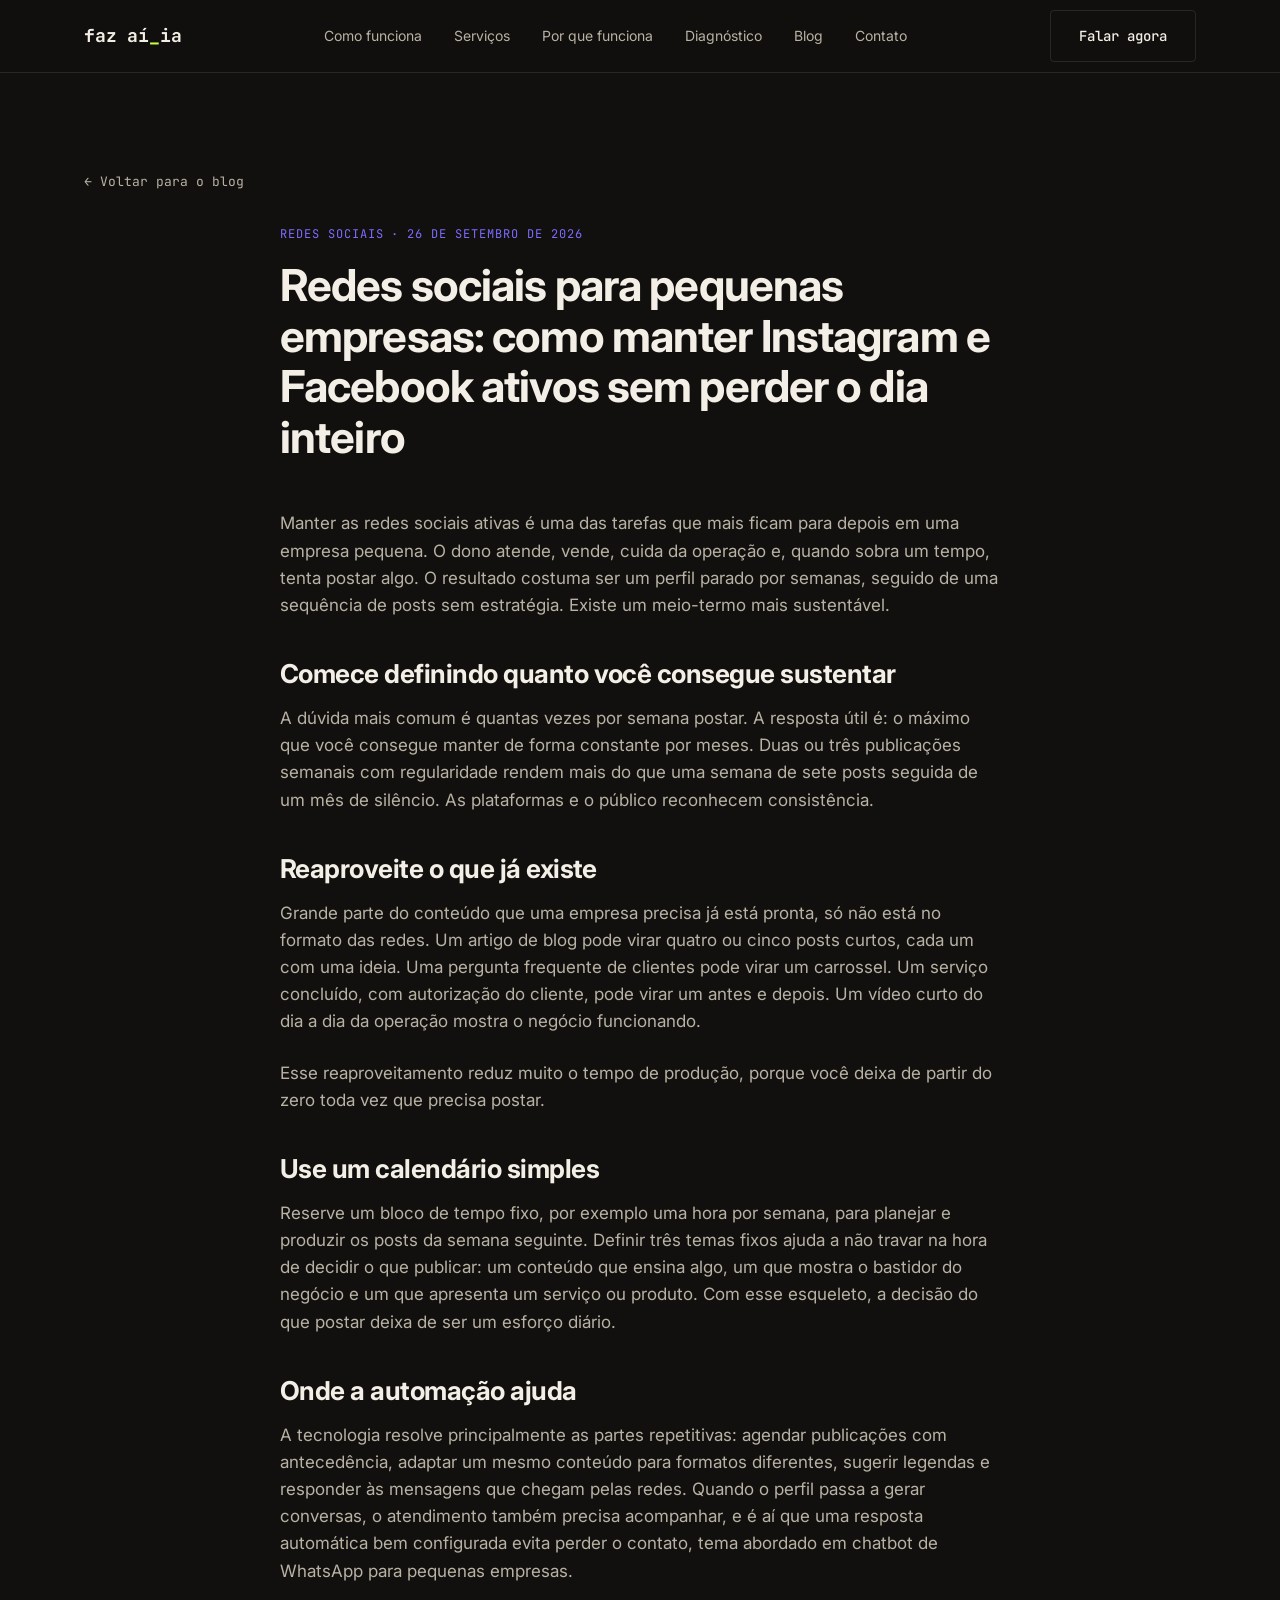
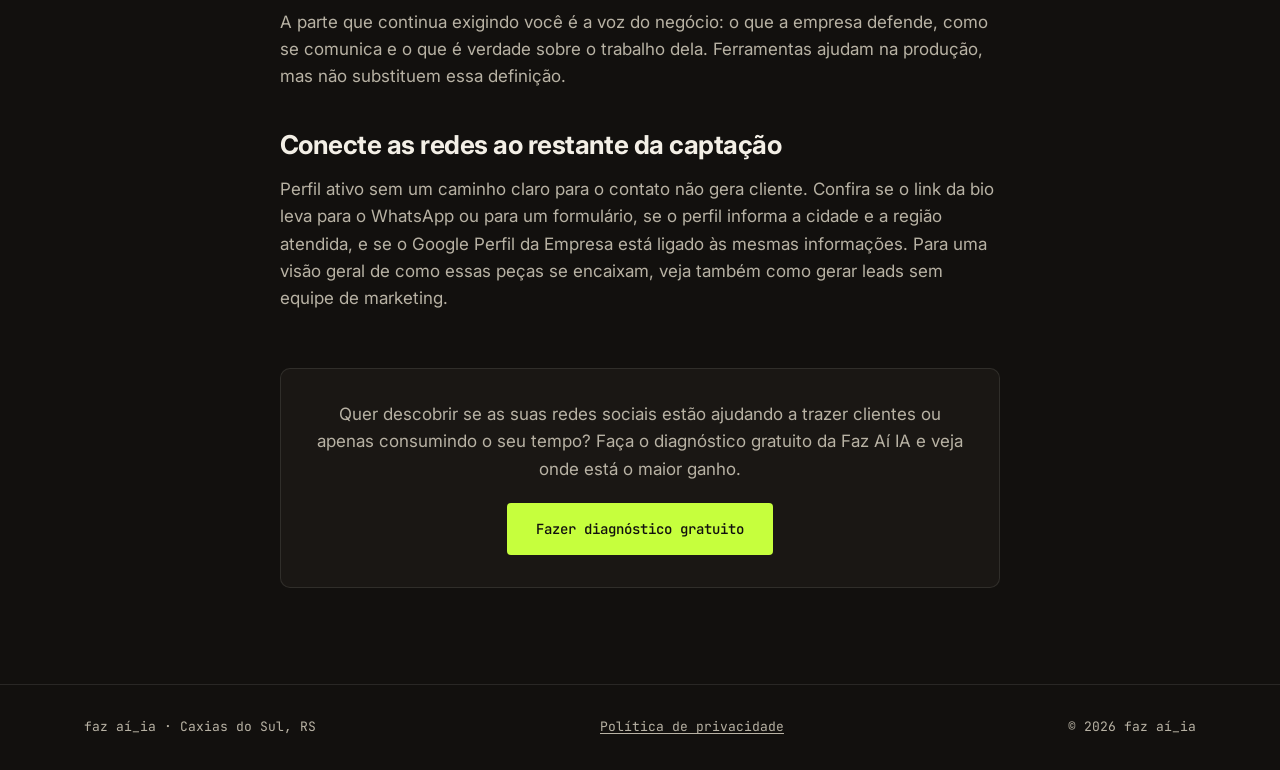
<file: blog/redes-sociais-pequenas-empresas-sem-perder-o-dia.html>
<!DOCTYPE html>
  <html lang="pt-BR">
  <head>
    <!-- Google tag (gtag.js) -->
    <script async src="https://www.googletagmanager.com/gtag/js?id=G-ZSTN7C4Q0T"></script>
    <script>
        window.dataLayer = window.dataLayer || [];
        function gtag(){dataLayer.push(arguments);}
        gtag('js', new Date());

        gtag('config', 'G-ZSTN7C4Q0T');
    </script>
  <meta charset="UTF-8" />
  <meta name="viewport" content="width=device-width, initial-scale=1.0" />
<meta name="robots" content="index, follow" />
  <title>Redes sociais para pequenas empresas: como manter Instagram e Facebook ativos sem perder o dia inteiro | Faz Aí IA</title>
  <meta name="description" content="Como pequenas empresas de Caxias do Sul e região podem manter Instagram e Facebook em dia com pouco tempo, usando planejamento simples, reaproveitamento de conteúdo e automação." />
  <link rel="canonical" href="https://fazaiia.com.br/blog/redes-sociais-pequenas-empresas-sem-perder-o-dia.html" />
  <meta property="og:type" content="article" />
  <meta property="og:title" content="Redes sociais para pequenas empresas: como manter Instagram e Facebook ativos sem perder o dia inteiro" />
  <meta property="og:description" content="Como pequenas empresas de Caxias do Sul e região podem manter Instagram e Facebook em dia com pouco tempo, usando planejamento simples, reaproveitamento de conteúdo e automação." />
  <meta property="og:url" content="https://fazaiia.com.br/blog/redes-sociais-pequenas-empresas-sem-perder-o-dia.html" />
  <meta property="og:locale" content="pt_BR" />
<meta property="og:image" content="https://fazaiia.com.br/og-image.png" />
<meta property="og:image:width" content="1200" />
<meta property="og:image:height" content="630" />
<meta name="twitter:card" content="summary_large_image" />
<meta name="twitter:image" content="https://fazaiia.com.br/og-image.png" />
  <link rel="icon" href="/favicon.ico" sizes="32x32" />
<link rel="icon" type="image/svg+xml" href="/favicon.svg" />
<link rel="icon" type="image/png" sizes="16x16" href="/favicon-16.png" />
<link rel="icon" type="image/png" sizes="32x32" href="/favicon-32.png" />
<link rel="apple-touch-icon" sizes="180x180" href="/apple-touch-icon.png" />
<link rel="manifest" href="/site.webmanifest" />
<meta name="theme-color" content="#12100E" />
  <link rel="preconnect" href="https://fonts.googleapis.com" />
  <link rel="preconnect" href="https://fonts.gstatic.com" crossorigin />
  <link href="https://fonts.googleapis.com/css2?family=Inter:wght@400;500;600;700&family=JetBrains+Mono:wght@400;500;700&display=swap" rel="stylesheet" />
  <link rel="stylesheet" href="/styles.css" />
  <script type="application/ld+json">{"@context":"https://schema.org","@type":"BlogPosting","headline":"Redes sociais para pequenas empresas: como manter Instagram e Facebook ativos sem perder o dia inteiro","description":"Como pequenas empresas de Caxias do Sul e região podem manter Instagram e Facebook em dia com pouco tempo, usando planejamento simples, reaproveitamento de conteúdo e automação.","datePublished":"2026-09-26","dateModified":"2026-09-26","inLanguage":"pt-BR","author":{"@type":"Person","name":"Adão Santos"},"publisher":{"@type":"Organization","name":"Faz Aí IA","url":"https://fazaiia.com.br"},"mainEntityOfPage":"https://fazaiia.com.br/blog/redes-sociais-pequenas-empresas-sem-perder-o-dia.html"}</script>
  </head>
  <body>

  <header class="site-header">
    <div class="wrap">
      <a href="/" class="logo">faz aí<span>_</span>ia</a>
      <nav id="nav">
        <ul>
          <li><a href="/#como-funciona">Como funciona</a></li>
          <li><a href="/#servicos">Serviços</a></li>
          <li><a href="/#por-que-funciona">Por que funciona</a></li>
        <li><a href="/#diagnostico">Diagnóstico</a></li>
          <li><a href="/blog/">Blog</a></li>
          <li><a href="/#contato">Contato</a></li>
        </ul>
      </nav>
      <div class="header-cta">
        <a href="/#contato" class="btn btn-outline">Falar agora</a>
        <button class="nav-toggle" id="navToggle" aria-label="Abrir menu">☰</button>
      </div>
    </div>
  </header>

  <main>
    <section class="post">
      <div class="wrap">
        <a href="/blog/" class="post-back">← Voltar para o blog</a>

        <div class="post-head">
          <div class="post-meta">Redes sociais · 26 de setembro de 2026</div>
          <h1>Redes sociais para pequenas empresas: como manter Instagram e Facebook ativos sem perder o dia inteiro</h1>
        </div>

        <div class="post-body">
          <p>Manter as redes sociais ativas é uma das tarefas que mais ficam para depois em uma empresa pequena. O dono atende, vende, cuida da operação e, quando sobra um tempo, tenta postar algo. O resultado costuma ser um perfil parado por semanas, seguido de uma sequência de posts sem estratégia. Existe um meio-termo mais sustentável.</p>

          <h2>Comece definindo quanto você consegue sustentar</h2>
          <p>A dúvida mais comum é quantas vezes por semana postar. A resposta útil é: o máximo que você consegue manter de forma constante por meses. Duas ou três publicações semanais com regularidade rendem mais do que uma semana de sete posts seguida de um mês de silêncio. As plataformas e o público reconhecem consistência.</p>
          <h2>Reaproveite o que já existe</h2>
          <p>Grande parte do conteúdo que uma empresa precisa já está pronta, só não está no formato das redes. Um artigo de blog pode virar quatro ou cinco posts curtos, cada um com uma ideia. Uma pergunta frequente de clientes pode virar um carrossel. Um serviço concluído, com autorização do cliente, pode virar um antes e depois. Um vídeo curto do dia a dia da operação mostra o negócio funcionando.</p>
          <p>Esse reaproveitamento reduz muito o tempo de produção, porque você deixa de partir do zero toda vez que precisa postar.</p>
          <h2>Use um calendário simples</h2>
          <p>Reserve um bloco de tempo fixo, por exemplo uma hora por semana, para planejar e produzir os posts da semana seguinte. Definir três temas fixos ajuda a não travar na hora de decidir o que publicar: um conteúdo que ensina algo, um que mostra o bastidor do negócio e um que apresenta um serviço ou produto. Com esse esqueleto, a decisão do que postar deixa de ser um esforço diário.</p>
          <h2>Onde a automação ajuda</h2>
          <p>A tecnologia resolve principalmente as partes repetitivas: agendar publicações com antecedência, adaptar um mesmo conteúdo para formatos diferentes, sugerir legendas e responder às mensagens que chegam pelas redes. Quando o perfil passa a gerar conversas, o atendimento também precisa acompanhar, e é aí que uma resposta automática bem configurada evita perder o contato, tema abordado em <a href="/blog/chatbot-whatsapp-pequenas-empresas.html">chatbot de WhatsApp para pequenas empresas</a>.</p>
          <p>A parte que continua exigindo você é a voz do negócio: o que a empresa defende, como se comunica e o que é verdade sobre o trabalho dela. Ferramentas ajudam na produção, mas não substituem essa definição.</p>
          <h2>Conecte as redes ao restante da captação</h2>
          <p>Perfil ativo sem um caminho claro para o contato não gera cliente. Confira se o link da bio leva para o WhatsApp ou para um formulário, se o perfil informa a cidade e a região atendida, e se o Google Perfil da Empresa está ligado às mesmas informações. Para uma visão geral de como essas peças se encaixam, veja também <a href="/blog/como-gerar-leads-sem-equipe-de-marketing.html">como gerar leads sem equipe de marketing</a>.</p>

          <div class="post-cta">
            <p>Quer descobrir se as suas redes sociais estão ajudando a trazer clientes ou apenas consumindo o seu tempo? Faça o diagnóstico gratuito da Faz Aí IA e veja onde está o maior ganho.</p>
            <a href="/#diagnostico" class="btn btn-primary">Fazer diagnóstico gratuito</a>
          </div>
        </div>
      </div>
    </section>
  </main>

  <footer class="site-footer">
    <div class="wrap">
      <p>faz aí_ia · Caxias do Sul, RS</p>
      <p><a href="/politica-de-privacidade.html">Política de privacidade</a></p>
    <p id="year"></p>
  </div>
  </footer>

  <script src="/script.js"></script>
  </body>
  </html>
</file>
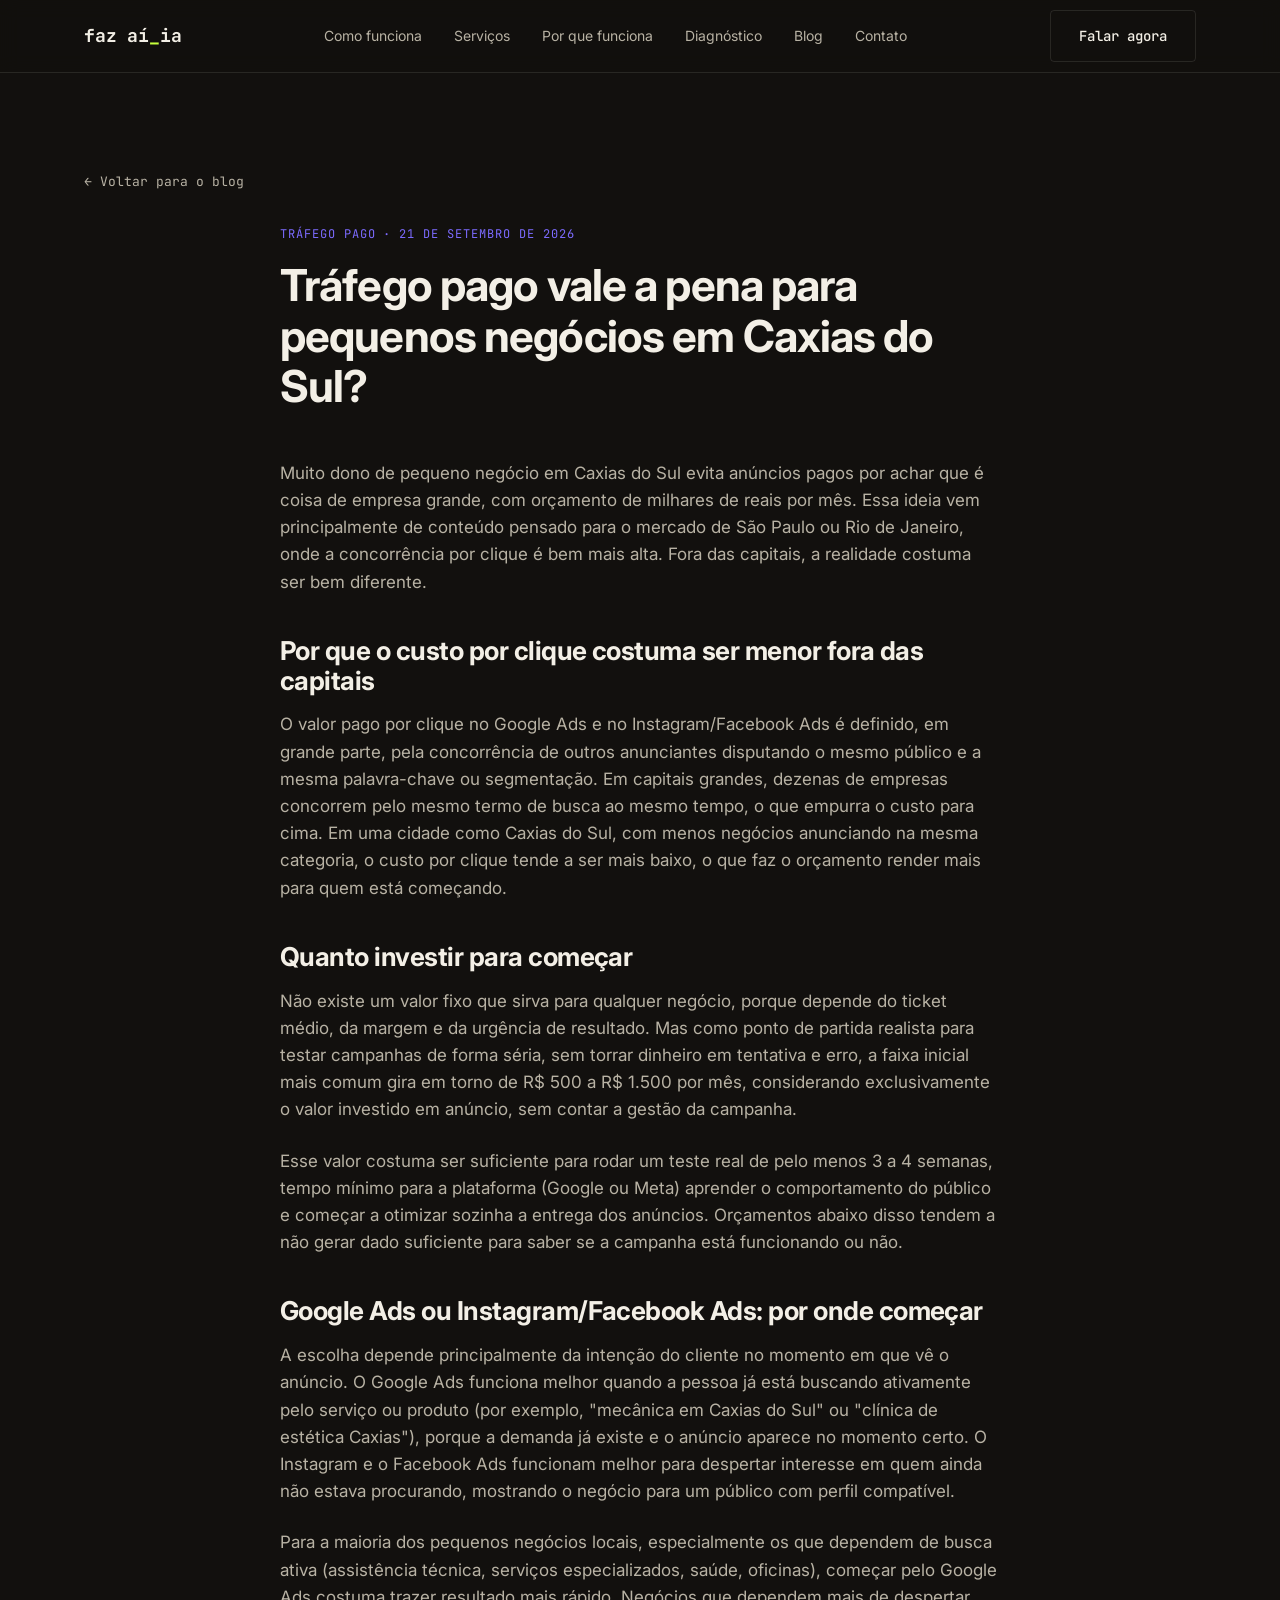
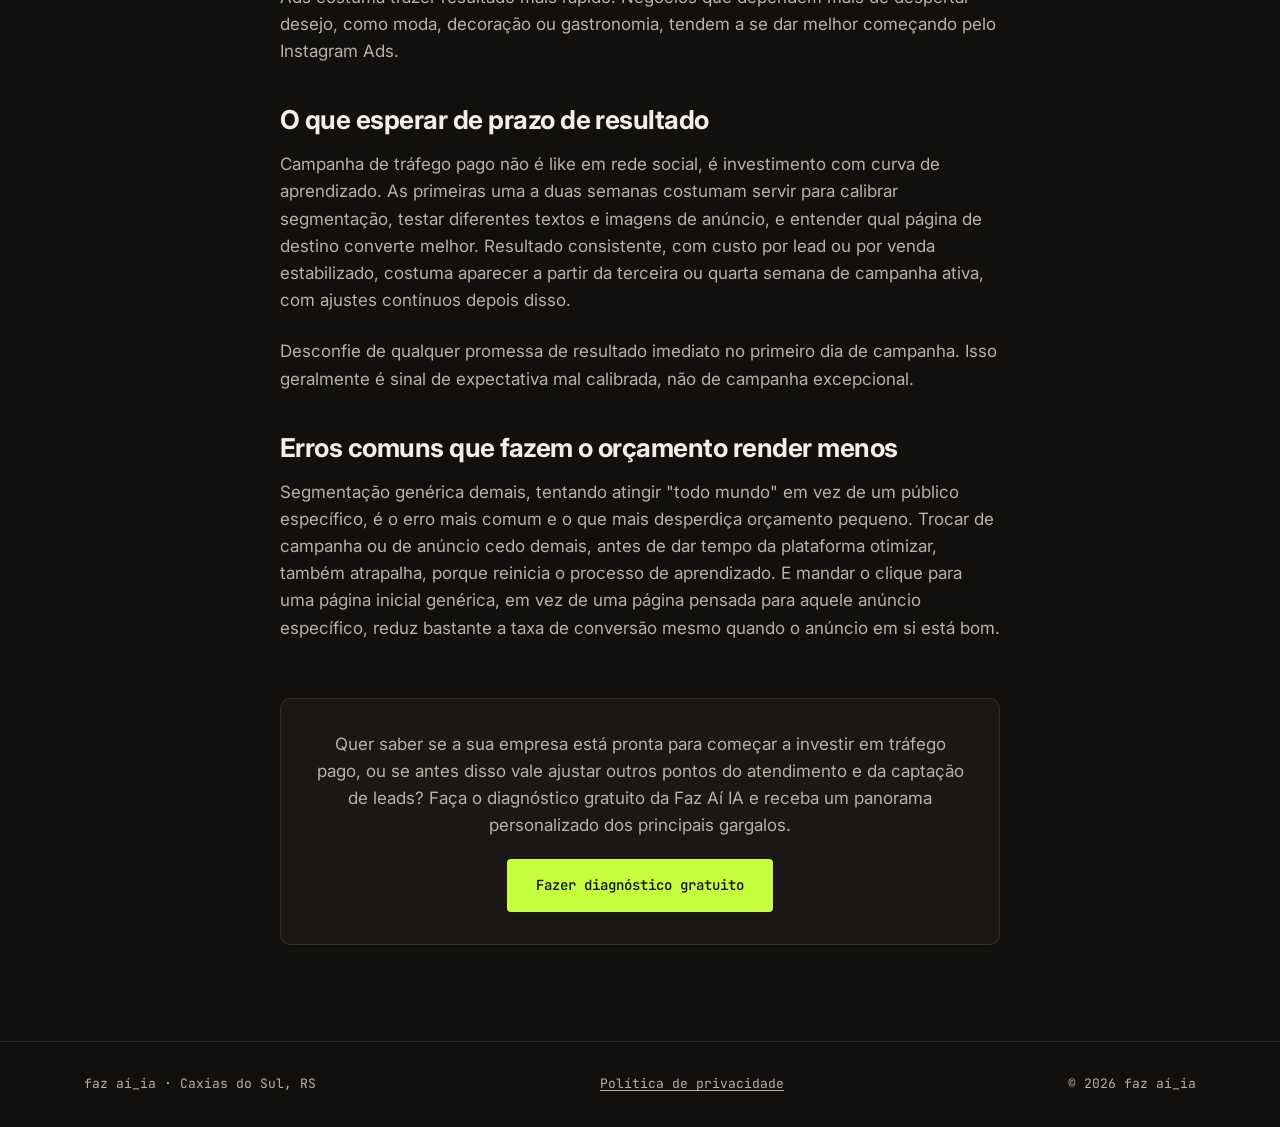
<file: blog/trafego-pago-pequenos-negocios-caxias-do-sul.html>
<!DOCTYPE html>
  <html lang="pt-BR">
  <head>
    <!-- Google tag (gtag.js) -->
    <script async src="https://www.googletagmanager.com/gtag/js?id=G-ZSTN7C4Q0T"></script>
    <script>
        window.dataLayer = window.dataLayer || [];
        function gtag(){dataLayer.push(arguments);}
        gtag('js', new Date());

        gtag('config', 'G-ZSTN7C4Q0T');
    </script>
  <meta charset="UTF-8" />
  <meta name="viewport" content="width=device-width, initial-scale=1.0" />
<meta name="robots" content="index, follow" />
  <title>Tráfego pago vale a pena para pequenos negócios em Caxias do Sul? | Faz Aí IA</title>
  <meta name="description" content="Quanto investir em Google Ads e Instagram Ads sendo pequeno negócio em Caxias do Sul, e o que esperar de retorno nos primeiros meses de campanha." />
  <link rel="canonical" href="https://fazaiia.com.br/blog/trafego-pago-pequenos-negocios-caxias-do-sul.html" />
<meta property="og:type" content="article" />
<meta property="og:title" content="Tráfego pago vale a pena para pequenos negócios em Caxias do Sul?" />
<meta property="og:description" content="Quanto investir em Google Ads e Instagram Ads, e o que esperar de retorno nos primeiros meses de campanha." />
<meta property="og:url" content="https://fazaiia.com.br/blog/trafego-pago-pequenos-negocios-caxias-do-sul.html" />
<meta property="og:locale" content="pt_BR" />
<meta property="og:image" content="https://fazaiia.com.br/og-image.png" />
<meta property="og:image:width" content="1200" />
<meta property="og:image:height" content="630" />
<meta name="twitter:card" content="summary_large_image" />
<meta name="twitter:image" content="https://fazaiia.com.br/og-image.png" />
<script type="application/ld+json">{"@context": "https://schema.org", "@type": "BlogPosting", "headline": "Tráfego pago vale a pena para pequenos negócios em Caxias do Sul?", "description": "Quanto investir em Google Ads e Instagram Ads, e o que esperar de retorno nos primeiros meses de campanha.", "datePublished": "2026-09-21", "dateModified": "2026-09-21", "inLanguage": "pt-BR", "author": {"@type": "Person", "name": "Adão Santos"}, "publisher": {"@type": "Organization", "name": "Faz Aí IA", "url": "https://fazaiia.com.br"}, "mainEntityOfPage": "https://fazaiia.com.br/blog/trafego-pago-pequenos-negocios-caxias-do-sul.html"}</script>
<link rel="icon" href="/favicon.ico" sizes="32x32" />
<link rel="icon" type="image/svg+xml" href="/favicon.svg" />
<link rel="icon" type="image/png" sizes="16x16" href="/favicon-16.png" />
<link rel="icon" type="image/png" sizes="32x32" href="/favicon-32.png" />
<link rel="apple-touch-icon" sizes="180x180" href="/apple-touch-icon.png" />
<link rel="manifest" href="/site.webmanifest" />
<meta name="theme-color" content="#12100E" />
  <link rel="preconnect" href="https://fonts.googleapis.com" />
  <link rel="preconnect" href="https://fonts.gstatic.com" crossorigin />
  <link href="https://fonts.googleapis.com/css2?family=Inter:wght@400;500;600;700&family=JetBrains+Mono:wght@400;500;700&display=swap" rel="stylesheet" />
  <link rel="stylesheet" href="/styles.css" />
  </head>
  <body>

  <header class="site-header">
    <div class="wrap">
      <a href="/" class="logo">faz aí<span>_</span>ia</a>
      <nav id="nav">
        <ul>
          <li><a href="/#como-funciona">Como funciona</a></li>
          <li><a href="/#servicos">Serviços</a></li>
          <li><a href="/#por-que-funciona">Por que funciona</a></li>
        <li><a href="/#diagnostico">Diagnóstico</a></li>
          <li><a href="/blog/">Blog</a></li>
          <li><a href="/#contato">Contato</a></li>
        </ul>
      </nav>
      <div class="header-cta">
        <a href="/#contato" class="btn btn-outline">Falar agora</a>
        <button class="nav-toggle" id="navToggle" aria-label="Abrir menu">☰</button>
      </div>
    </div>
  </header>

  <main>
    <section class="post">
      <div class="wrap">
        <a href="/blog/" class="post-back">← Voltar para o blog</a>

        <div class="post-head">
          <div class="post-meta">Tráfego pago · 21 de setembro de 2026</div>
          <h1>Tráfego pago vale a pena para pequenos negócios em Caxias do Sul?</h1>
        </div>

        <div class="post-body">
          <p>Muito dono de pequeno negócio em Caxias do Sul evita anúncios pagos por achar que é coisa de empresa grande, com orçamento de milhares de reais por mês. Essa ideia vem principalmente de conteúdo pensado para o mercado de São Paulo ou Rio de Janeiro, onde a concorrência por clique é bem mais alta. Fora das capitais, a realidade costuma ser bem diferente.</p>

          <h2>Por que o custo por clique costuma ser menor fora das capitais</h2>
          <p>O valor pago por clique no Google Ads e no Instagram/Facebook Ads é definido, em grande parte, pela concorrência de outros anunciantes disputando o mesmo público e a mesma palavra-chave ou segmentação. Em capitais grandes, dezenas de empresas concorrem pelo mesmo termo de busca ao mesmo tempo, o que empurra o custo para cima. Em uma cidade como Caxias do Sul, com menos negócios anunciando na mesma categoria, o custo por clique tende a ser mais baixo, o que faz o orçamento render mais para quem está começando.</p>

        <h2>Quanto investir para começar</h2>
        <p>Não existe um valor fixo que sirva para qualquer negócio, porque depende do ticket médio, da margem e da urgência de resultado. Mas como ponto de partida realista para testar campanhas de forma séria, sem torrar dinheiro em tentativa e erro, a faixa inicial mais comum gira em torno de R$ 500 a R$ 1.500 por mês, considerando exclusivamente o valor investido em anúncio, sem contar a gestão da campanha.</p>
        <p>Esse valor costuma ser suficiente para rodar um teste real de pelo menos 3 a 4 semanas, tempo mínimo para a plataforma (Google ou Meta) aprender o comportamento do público e começar a otimizar sozinha a entrega dos anúncios. Orçamentos abaixo disso tendem a não gerar dado suficiente para saber se a campanha está funcionando ou não.</p>

        <h2>Google Ads ou Instagram/Facebook Ads: por onde começar</h2>
        <p>A escolha depende principalmente da intenção do cliente no momento em que vê o anúncio. O Google Ads funciona melhor quando a pessoa já está buscando ativamente pelo serviço ou produto (por exemplo, "mecânica em Caxias do Sul" ou "clínica de estética Caxias"), porque a demanda já existe e o anúncio aparece no momento certo. O Instagram e o Facebook Ads funcionam melhor para despertar interesse em quem ainda não estava procurando, mostrando o negócio para um público com perfil compatível.</p>
          <p>Para a maioria dos pequenos negócios locais, especialmente os que dependem de busca ativa (assistência técnica, serviços especializados, saúde, oficinas), começar pelo Google Ads costuma trazer resultado mais rápido. Negócios que dependem mais de despertar desejo, como moda, decoração ou gastronomia, tendem a se dar melhor começando pelo Instagram Ads.</p>

          <h2>O que esperar de prazo de resultado</h2>
        <p>Campanha de tráfego pago não é like em rede social, é investimento com curva de aprendizado. As primeiras uma a duas semanas costumam servir para calibrar segmentação, testar diferentes textos e imagens de anúncio, e entender qual página de destino converte melhor. Resultado consistente, com custo por lead ou por venda estabilizado, costuma aparecer a partir da terceira ou quarta semana de campanha ativa, com ajustes contínuos depois disso.</p>
          <p>Desconfie de qualquer promessa de resultado imediato no primeiro dia de campanha. Isso geralmente é sinal de expectativa mal calibrada, não de campanha excepcional.</p>

          <h2>Erros comuns que fazem o orçamento render menos</h2>
        <p>Segmentação genérica demais, tentando atingir "todo mundo" em vez de um público específico, é o erro mais comum e o que mais desperdiça orçamento pequeno. Trocar de campanha ou de anúncio cedo demais, antes de dar tempo da plataforma otimizar, também atrapalha, porque reinicia o processo de aprendizado. E mandar o clique para uma página inicial genérica, em vez de uma página pensada para aquele anúncio específico, reduz bastante a taxa de conversão mesmo quando o anúncio em si está bom.</p>

          <div class="post-cta">
            <p>Quer saber se a sua empresa está pronta para começar a investir em tráfego pago, ou se antes disso vale ajustar outros pontos do atendimento e da captação de leads? Faça o diagnóstico gratuito da Faz Aí IA e receba um panorama personalizado dos principais gargalos.</p>
            <a href="/#diagnostico" class="btn btn-primary">Fazer diagnóstico gratuito</a>
          </div>
        </div>
      </div>
    </section>
  </main>

  <footer class="site-footer">
    <div class="wrap">
      <p>faz aí_ia · Caxias do Sul, RS</p>
      <p><a href="/politica-de-privacidade.html">Política de privacidade</a></p>
    <p id="year"></p>
  </div>
  </footer>

  <script src="/script.js"></script>
  </body>
  </html>
</file>
<file: styles.css>
:root {
  --bg: #12100E;
  --bg-alt: #1A1714;
  --text: #F3EFE6;
  --text-dim: #B8B2A4;
  --accent: #C6FF3D;
  --accent-2: #7C6BFF;
  --border: rgba(243, 239, 230, 0.1);
  --font-mono: 'JetBrains Mono', monospace;
  --font-body: 'Inter', sans-serif;
  --max-width: 1160px;
}

* {
  margin: 0;
  padding: 0;
  box-sizing: border-box;
}

html {
  scroll-behavior: smooth;
}

body {
  background: var(--bg);
  color: var(--text);
  font-family: var(--font-body);
  line-height: 1.6;
  -webkit-font-smoothing: antialiased;
  overflow-x: hidden;
}

img, svg {
  display: block;
  max-width: 100%;
}

a {
  color: inherit;
  text-decoration: none;
}

ul {
  list-style: none;
}

.wrap {
  max-width: var(--max-width);
  margin: 0 auto;
  padding: 0 24px;
}

.eyebrow {
  display: inline-block;
  font-family: var(--font-mono);
  font-size: 12px;
  letter-spacing: 0.14em;
  text-transform: uppercase;
  color: var(--accent);
  margin-bottom: 16px;
}

h1, h2, h3 {
  font-weight: 700;
  letter-spacing: -0.02em;
  line-height: 1.15;
}

h2 {
  font-size: clamp(28px, 4vw, 42px);
  margin-bottom: 16px;
}

.section-head {
  max-width: 640px;
  margin-bottom: 56px;
}

.section-head p {
  color: var(--text-dim);
  font-size: 17px;
}

section {
  padding: 96px 0;
}

/* Buttons */
.btn {
  display: inline-flex;
  align-items: center;
  gap: 8px;
  font-family: var(--font-mono);
  font-size: 14px;
  font-weight: 500;
  padding: 14px 28px;
  border-radius: 4px;
  border: 1px solid transparent;
  cursor: pointer;
  transition: transform 0.15s ease, background 0.15s ease, border-color 0.15s ease;
  white-space: nowrap;
}

.btn:active {
  transform: scale(0.98);
}

.btn-primary {
  background: var(--accent);
  color: #12100E;
}

.btn-primary:hover {
  background: #d8ff70;
}

.btn-outline {
  border-color: var(--border);
  color: var(--text);
}

.btn-outline:hover {
  border-color: var(--accent);
  color: var(--accent);
}

/* Header */
.site-header {
  position: fixed;
  top: 0;
  left: 0;
  right: 0;
  z-index: 100;
  background: rgba(18, 16, 14, 0.85);
  backdrop-filter: blur(10px);
  border-bottom: 1px solid var(--border);
}

.site-header .wrap {
  display: flex;
  align-items: center;
  justify-content: space-between;
  height: 72px;
}

.logo {
  font-family: var(--font-mono);
  font-weight: 700;
  font-size: 18px;
  letter-spacing: -0.01em;
}

.logo span {
  color: var(--accent);
}

.site-header nav ul {
  display: flex;
  gap: 32px;
  font-size: 14px;
  color: var(--text-dim);
}

.site-header nav a:hover {
  color: var(--text);
}

.header-cta {
  display: flex;
  align-items: center;
  gap: 24px;
}

.nav-toggle {
  display: none;
  background: none;
  border: none;
  color: var(--text);
  font-size: 22px;
  cursor: pointer;
}

/* Hero */
.hero {
  padding: 168px 0 96px;
  position: relative;
}

.hero::before {
  content: '';
  position: absolute;
  top: -10%;
  right: -10%;
  width: 480px;
  height: 480px;
  background: radial-gradient(circle, rgba(198, 255, 61, 0.08), transparent 70%);
  pointer-events: none;
}

.hero-grid {
  display: grid;
  grid-template-columns: 1.1fr 1fr;
  gap: 64px;
  align-items: center;
}

.hero h1 {
  font-size: clamp(36px, 5.2vw, 58px);
  margin-bottom: 24px;
}

.hero h1 em {
  font-style: normal;
  color: var(--accent);
}

.hero-sub {
  font-size: 18px;
  color: var(--text-dim);
  max-width: 480px;
  margin-bottom: 36px;
}

.hero-actions {
  display: flex;
  gap: 16px;
  flex-wrap: wrap;
}

/* Terminal block */
.terminal {
  background: var(--bg-alt);
  border: 1px solid var(--border);
  border-radius: 10px;
  overflow: hidden;
  box-shadow: 0 24px 60px -20px rgba(0, 0, 0, 0.6);
}

.terminal-bar {
  display: flex;
  align-items: center;
  gap: 8px;
  padding: 12px 16px;
  border-bottom: 1px solid var(--border);
}

.terminal-dot {
  width: 10px;
  height: 10px;
  border-radius: 50%;
  background: #4a4640;
}

.terminal-title {
  margin-left: 8px;
  font-family: var(--font-mono);
  font-size: 12px;
  color: var(--text-dim);
}

.terminal-body {
  padding: 24px;
  font-family: var(--font-mono);
  font-size: 13.5px;
  min-height: 220px;
}

.terminal-line {
  margin-bottom: 10px;
  opacity: 0;
  animation: fadeIn 0.4s ease forwards;
}

.terminal-line .prompt {
  color: var(--accent-2);
}

.terminal-line .ok {
  color: var(--accent);
}

.terminal-line .dim {
  color: var(--text-dim);
}

.cursor {
  display: inline-block;
  width: 7px;
  height: 14px;
  background: var(--accent);
  margin-left: 2px;
  animation: blink 1s step-end infinite;
  vertical-align: middle;
}

@keyframes fadeIn {
  to { opacity: 1; }
}

@keyframes blink {
  50% { opacity: 0; }
}

/* How it works */
.steps {
  display: grid;
  grid-template-columns: repeat(3, 1fr);
  gap: 24px;
}

.step-card {
  background: var(--bg-alt);
  border: 1px solid var(--border);
  border-radius: 10px;
  padding: 32px 28px;
  position: relative;
}

.step-num {
  font-family: var(--font-mono);
  font-size: 13px;
  color: var(--accent);
  margin-bottom: 20px;
}

.step-card h3 {
  font-size: 20px;
  margin-bottom: 12px;
}

.step-card p {
  color: var(--text-dim);
  font-size: 15px;
}

.step-arrow {
  position: absolute;
  top: 50%;
  right: -20px;
  transform: translateY(-50%);
  color: var(--text-dim);
  font-family: var(--font-mono);
  font-size: 18px;
  z-index: 2;
}

.step-card:last-child .step-arrow {
  display: none;
}

/* Services */
.services-alt {
  background: var(--bg-alt);
}

.services-grid {
  display: grid;
  grid-template-columns: repeat(2, 1fr);
  gap: 20px;
}

.service-card {
  background: var(--bg);
  border: 1px solid var(--border);
  border-radius: 10px;
  padding: 32px;
  transition: border-color 0.2s ease;
}

.service-card:hover {
  border-color: var(--accent-2);
}

.service-tag {
  font-family: var(--font-mono);
  font-size: 11px;
  letter-spacing: 0.08em;
  text-transform: uppercase;
  color: var(--accent-2);
  margin-bottom: 14px;
  display: block;
}

.service-card h3 {
  font-size: 20px;
  margin-bottom: 12px;
}

.service-card p {
  color: var(--text-dim);
  font-size: 15px;
}

.service-link {
  display: inline-block;
  margin-top: 16px;
  font-family: var(--font-mono);
  font-size: 13px;
  color: var(--accent);
  text-decoration: none;
}

.service-link:hover {
  text-decoration: underline;
}

/* Automações na prática */
.auto-grid {
  display: grid;
  grid-template-columns: repeat(auto-fit, minmax(300px, 1fr));
  gap: 20px;
}

.auto-card {
  background: var(--bg-alt);
  border: 1px solid var(--border);
  border-radius: 10px;
  padding: 28px;
  display: flex;
  flex-direction: column;
  transition: border-color 0.2s ease;
}

.auto-card:hover {
  border-color: var(--accent-2);
}

.auto-card h3 {
  font-size: 18px;
  margin-bottom: 10px;
}

.auto-card p {
  color: var(--text-dim);
  font-size: 15px;
  margin-bottom: 18px;
}

.auto-example {
  margin-top: auto;
  border-left: 2px solid var(--accent);
  padding: 4px 0 4px 14px;
  font-size: 14px;
  color: var(--text);
}

.auto-example span {
  display: block;
  font-family: var(--font-mono);
  font-size: 11px;
  letter-spacing: 0.08em;
  text-transform: uppercase;
  color: var(--accent);
  margin-bottom: 4px;
}

.auto-note {
  margin-top: 40px;
  padding: 28px 32px;
  border: 1px solid var(--border);
  border-radius: 10px;
  display: flex;
  align-items: center;
  justify-content: space-between;
  gap: 24px;
  flex-wrap: wrap;
}

.auto-note p {
  color: var(--text-dim);
  max-width: 560px;
  font-size: 15px;
}

.auto-note strong {
  color: var(--text);
}

.auto-note-actions {
  display: flex;
  gap: 12px;
  flex-wrap: wrap;
}

.auto-tabs {
  display: none;
  flex-wrap: wrap;
  gap: 8px;
  margin-bottom: 28px;
}

.js-tabs .auto-tabs {
  display: flex;
}

.auto-tab {
  background: transparent;
  border: 1px solid var(--border);
  border-radius: 999px;
  color: var(--text-dim);
  font-family: var(--font-mono);
  font-size: 12px;
  padding: 8px 14px;
  cursor: pointer;
  transition: border-color 0.2s ease, color 0.2s ease;
}

.auto-tab:hover {
  color: var(--text);
}

.auto-tab.is-active {
  border-color: var(--accent);
  color: var(--accent);
}

.auto-card.is-hidden {
  display: none;
}

.auto-label {
  display: block;
  font-family: var(--font-mono);
  font-size: 11px;
  letter-spacing: 0.08em;
  text-transform: uppercase;
  color: var(--accent-2);
  margin-bottom: 6px;
}

/* Why it works */
.stats-grid {
  display: grid;
  grid-template-columns: repeat(4, 1fr);
  gap: 24px;
  margin-bottom: 64px;
}

.stat {
  border-left: 2px solid var(--accent);
  padding-left: 18px;
}

.stat-num {
  font-family: var(--font-mono);
  font-size: 34px;
  font-weight: 700;
  color: var(--text);
  margin-bottom: 6px;
}

.stat-label {
  color: var(--text-dim);
  font-size: 14px;
}

.diff-grid {
  display: grid;
    grid-template-columns: repeat(auto-fit, minmax(240px, 1fr));
  gap: 20px;
}

.diff-card {
  padding: 24px;
  background: var(--bg-alt);
  border: 1px solid var(--border);
  border-radius: 10px;
}

.diff-card h4 {
  font-family: var(--font-mono);
  font-size: 15px;
  color: var(--accent);
  margin-bottom: 10px;
}

.diff-card p {
  font-size: 14px;
  color: var(--text-dim);
}

/* Diagnostic form */
.form-frame {
  max-width: 760px;
  background: #fff;
  border: 1px solid var(--border);
  border-radius: 10px;
  overflow: hidden;
}

.form-frame iframe {
  display: block;
  width: 100%;
  height: 1100px;
  border: 0;
}

.form-fallback {
  margin-top: 16px;
  font-size: 14px;
  color: var(--text-dim);
}

.form-fallback a {
  color: var(--accent);
  text-decoration: underline;
}

/* Final CTA */
.cta-final {
  text-align: center;
  padding: 120px 0;
}

.cta-final h2 {
  max-width: 620px;
  margin: 0 auto 20px;
}

.cta-final p {
  color: var(--text-dim);
  max-width: 480px;
  margin: 0 auto 40px;
  font-size: 17px;
}

.cta-final .btn {
  font-size: 16px;
  padding: 18px 40px;
}

/* Footer */
.site-footer {
  border-top: 1px solid var(--border);
  padding: 32px 0;
}

.site-footer .wrap {
  display: flex;
  align-items: center;
  justify-content: space-between;
  flex-wrap: wrap;
  gap: 12px;
}

.site-footer p {
  color: var(--text-dim);
  font-size: 13px;
  font-family: var(--font-mono);
}

.site-footer a {
  color: var(--text-dim);
  text-decoration: underline;
  text-underline-offset: 2px;
}

.site-footer a:hover {
  color: var(--text);
}

/* Mobile */
@media (max-width: 900px) {
  .hero-grid {
    grid-template-columns: 1fr;
  }

  .steps {
    grid-template-columns: 1fr;
  }

  .step-arrow {
    display: none;
  }

  .services-grid {
    grid-template-columns: 1fr;
  }

  .stats-grid {
    grid-template-columns: repeat(2, 1fr);
  }

  .diff-grid {
    grid-template-columns: 1fr;
  }
}

@media (max-width: 720px) {
  .site-header nav {
    position: fixed;
    top: 72px;
    left: 0;
    right: 0;
    background: var(--bg);
    border-bottom: 1px solid var(--border);
    padding: 24px;
    transform: translateY(-120%);
    transition: transform 0.25s ease;
  }

  .site-header nav.open {
    transform: translateY(0);
  }

  .site-header nav ul {
    flex-direction: column;
    gap: 20px;
  }

  .header-cta .btn-outline {
    display: none;
  }

  .nav-toggle {
    display: block;
  }

  section {
    padding: 64px 0;
  }

  .hero {
    padding-top: 140px;
  }
}

@media (max-width: 520px) {
  .stats-grid {
    grid-template-columns: 1fr;
  }

  .hero-actions .btn {
    width: 100%;
    justify-content: center;
  }
}


/* Blog listing */
.blog-hero {
    padding: 168px 0 64px;
}

.blog-grid {
    display: grid;
    grid-template-columns: repeat(2, 1fr);
    gap: 20px;
    padding-bottom: 96px;
}

.blog-card {
    background: var(--bg-alt);
    border: 1px solid var(--border);
    border-radius: 10px;
    padding: 32px;
    display: flex;
    flex-direction: column;
    gap: 12px;
    transition: border-color 0.2s ease;
}

.blog-card:hover {
    border-color: var(--accent-2);
}

.blog-card-date {
    font-family: var(--font-mono);
    font-size: 12px;
    letter-spacing: 0.08em;
    text-transform: uppercase;
    color: var(--accent-2);
}

.blog-card h3 {
    font-size: 20px;
}

.blog-card p {
    color: var(--text-dim);
    font-size: 15px;
}

.blog-card .read-more {
    font-family: var(--font-mono);
    font-size: 13px;
    color: var(--accent);
    margin-top: auto;
}

/* Blog post */
.post {
    padding: 168px 0 96px;
}

.post-back {
    display: inline-block;
    margin-bottom: 32px;
    font-family: var(--font-mono);
    font-size: 13px;
    color: var(--text-dim);
}

.post-back:hover {
    color: var(--accent);
}

.post-head {
    max-width: 720px;
    margin: 0 auto 48px;
}

.post-meta {
    font-family: var(--font-mono);
    font-size: 12px;
    letter-spacing: 0.08em;
    text-transform: uppercase;
    color: var(--accent-2);
    margin-bottom: 16px;
}

.post-head h1 {
    font-size: clamp(30px, 4.5vw, 44px);
}

.post-body {
    max-width: 720px;
    margin: 0 auto;
    font-size: 17px;
    color: var(--text-dim);
}

.post-body p {
    margin-bottom: 24px;
}

.post-body h2 {
    color: var(--text);
    font-size: 26px;
    margin: 40px 0 16px;
}

.post-body ul {
    margin: 0 0 24px 0;
}

.post-body li {
    position: relative;
    padding-left: 28px;
    margin-bottom: 14px;
}

.post-body li::before {
    content: '→';
    position: absolute;
    left: 0;
    color: var(--accent);
    font-family: var(--font-mono);
}

.post-body strong {
    color: var(--text);
}

.post-cta {
    max-width: 720px;
    margin: 56px auto 0;
    padding: 32px;
    background: var(--bg-alt);
    border: 1px solid var(--border);
    border-radius: 10px;
    text-align: center;
}

.post-cta p {
    color: var(--text-dim);
    margin-bottom: 20px;
}

@media (max-width: 900px) {
    .blog-grid {
          grid-template-columns: 1fr;
    }
}


/* --- Enhancements added 2026-10-01: violet accents, background imagery --- */

.hero {
  position: relative;
}

.hero::after {
  content: '';
  position: absolute;
  bottom: -15%;
  left: -12%;
  width: 420px;
  height: 420px;
  background: radial-gradient(circle, rgba(124, 107, 255, 0.12), transparent 70%);
  pointer-events: none;
}

.terminal {
  position: relative;
}

.terminal::before {
  content: '';
  position: absolute;
  top: 0;
  left: 0;
  right: 0;
  height: 2px;
  background: linear-gradient(90deg, var(--accent-2), var(--accent));
}

.step-card:nth-child(2) .step-num {
  color: var(--accent-2);
}

.service-card:hover {
  box-shadow: 0 16px 40px -24px rgba(124, 107, 255, 0.45);
}

.stat:nth-child(1),
.stat:nth-child(2) {
  border-left-color: var(--accent-2);
}

.diff-card:nth-child(2) h4 {
  color: var(--accent-2);
}

.site-header nav a:hover {
  color: var(--accent-2);
}

.site-footer a:hover {
  color: var(--accent-2);
}

#servicos.services-alt {
  background-image:
    linear-gradient(180deg, rgba(26, 23, 20, 0.95), rgba(26, 23, 20, 0.98)),
    url('/images/services-bg.jpg');
  background-size: cover;
  background-position: center;
}

#por-que-funciona {
  position: relative;
  background-image:
    linear-gradient(180deg, rgba(18, 16, 14, 0.94), rgba(18, 16, 14, 0.97)),
    url('/images/por-que-funciona.jpg');
  background-size: cover;
  background-position: center;
}

.cta-final {
  background-image:
    linear-gradient(180deg, rgba(18, 16, 14, 0.9), rgba(18, 16, 14, 0.96)),
    url('/images/cta-bg.jpg');
  background-size: cover;
  background-position: center;
}
</file>
